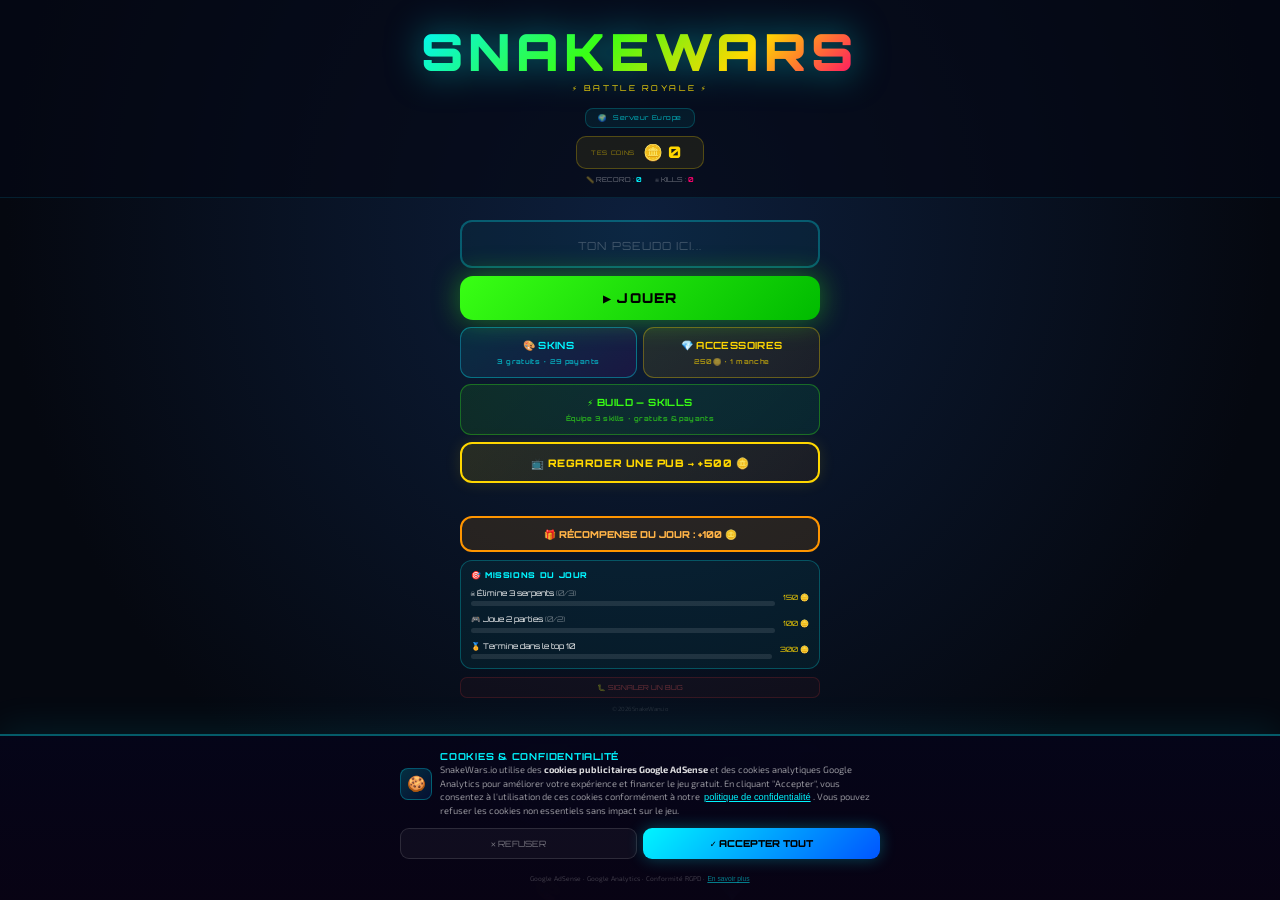
<file: index.html>
<!DOCTYPE html>
<html lang="fr">
<head>
<meta charset="UTF-8">
<link rel="manifest" href="./manifest.json">
<meta name="viewport" content="width=device-width,initial-scale=1,user-scalable=no">
<meta name="theme-color" content="#050810">

<!-- ═══ Favicon ═══ -->
<link rel="icon" type="image/png" href="favicon.png">
<link rel="apple-touch-icon" href="favicon.png">

<!-- ═══ PWA / Mobile optimisations ═══ -->
<meta name="apple-mobile-web-app-capable" content="yes">
<meta name="mobile-web-app-capable" content="yes">
<meta name="apple-mobile-web-app-status-bar-style" content="black-translucent">
<meta name="apple-mobile-web-app-title" content="SnakeWars">

<!-- ═══ Plateformes supportées ═══ -->
<!-- Navigateurs compatibles : Chrome, Firefox, Safari, Edge (Android, iOS, Windows, Mac) -->
<!-- Contrôles : Souris/tactile glissé (PC/Mobile) · Clavier AZERTY/QWERTY (PC) -->

<title>SnakeWars.io — Battle Royale Multijoueur Gratuit</title>
<meta name="description" content="SnakeWars.io — jeu de serpent Battle Royale multijoueur gratuit. 100 joueurs, skins, skills et classements. Sans inscription, 100% navigateur.">
<meta name="keywords" content="snake wars, jeu serpent multijoueur, snake battle royale, snakewars io, jeu serpent gratuit, snake io">
<meta name="author" content="Herve Caporale - hervecaporale17@gmail.com">
<meta name="robots" content="index, follow">
<link rel="canonical" href="https://snakewars26.github.io/">
<meta property="og:title" content="SnakeWars.io — Jeu de Serpent Battle Royale">
<meta property="og:description" content="Le jeu de serpent Battle Royale multijoueur ! Gratuit sur navigateur.">
<meta property="og:type" content="website">
<meta property="og:locale" content="fr_FR">
<meta property="og:site_name" content="SnakeWars.io">
<meta property="og:image" content="https://snakewars26.github.io/preview.png">
<meta property="og:url" content="https://snakewars26.github.io/">
<meta name="twitter:card" content="summary_large_image">
<meta name="twitter:title" content="SnakeWars.io — Jeu de Serpent Battle Royale">
<meta name="twitter:description" content="Le jeu de serpent Battle Royale multijoueur ! Gratuit sur navigateur.">
<meta name="twitter:image" content="https://snakewars26.github.io/preview.png">
<!-- Google AdSense -->
<meta name="google-adsense-account" content="ca-pub-5433648295830648">
<!-- AdSense chargé après consentement RGPD via initAds() uniquement — RGPD/ePrivacy compliant -->
<!-- ═══ Google Consent Mode v2 — CORRIGÉ ═══ -->
<script>
  window.dataLayer = window.dataLayer || [];
  function gtag(){dataLayer.push(arguments);}

  // 1. CONSENT DEFAULT — tout bloqué (RGPD)
  gtag('consent', 'default', {
    ad_storage:              'denied',
    ad_user_data:            'denied',
    ad_personalization:      'denied',
    analytics_storage:       'denied',   // RGPD/CNIL : mesure d'audience uniquement après consentement
    functionality_storage:   'denied',
    personalization_storage: 'denied',
    security_storage:        'granted',
    wait_for_update:         2000
  });
  gtag('set', 'ads_data_redaction', true);
  gtag('set', 'url_passthrough', true);

  // 2. VÉRIFIER LE CONSENTEMENT EXISTANT AVANT de charger GA4
  (function(){
    var _ck = localStorage.getItem('sw_ck');
    if(_ck === 'yes'){
      gtag('consent', 'update', {
        ad_storage:           'granted',
        ad_user_data:         'granted',
        ad_personalization:   'granted',
        analytics_storage:    'granted',
        functionality_storage:'granted',
        personalization_storage:'granted'
      });
    }
  })();
</script>

<!-- 3. CHARGER GA4 SEULEMENT APRÈS le consent check -->
<script async src="https://www.googletagmanager.com/gtag/js?id=G-TYFWEZKRJY"></script>
<script>
  gtag('js', new Date());
  gtag('config', 'G-TYFWEZKRJY', {
    send_page_view: true,
    cookie_flags: 'SameSite=None;Secure',
    cookie_expires: 63072000
  });
</script>
<!-- Ably Realtime SDK — chargé APRÈS GA4 -->
<script src="https://cdn.ably.com/lib/ably.min-2.js"></script>
<!-- AdSense chargé après consentement RGPD via initAds() — ne pas dupliquer ici -->
<link href="https://fonts.googleapis.com/css2?family=Orbitron:wght@700;900&family=Rajdhani:wght@600&family=Exo+2:wght@400;600&display=swap" rel="stylesheet">
<link rel="stylesheet" href="style.css?v=20261021">
<script type="application/ld+json">
{"@context":"https://schema.org","@type":"VideoGame","name":"SnakeWars.io","description":"Jeu de serpent Battle Royale multijoueur en ligne","url":"https://snakewars26.github.io/","genre":["Action","Battle Royale","Multijoueur","Arcade"],"gamePlatform":"Navigateur Web","applicationCategory":"Game","operatingSystem":"Any","offers":{"@type":"Offer","price":"0","priceCurrency":"EUR"},"author":{"@type":"Person","name":"Herve Caporale","email":"hervecaporale17@gmail.com"}}
</script>
</head>
<body>
<div class="grid-bg"></div>

<!-- ══════════ MENU ══════════ -->
<div class="screen active" id="menuScreen">

  <!-- ── EN-TÊTE : LOGO + COINS ── -->
  <div class="m-header">
    <h1 class="logo">SNAKEWARS</h1>
    <div class="logo-sub">⚡ BATTLE ROYALE ⚡</div>
    <!-- COINS affiché juste en dessous du logo -->
    <div id="serverBadge" style="margin-top:.4rem;display:flex;align-items:center;gap:.4rem;background:rgba(0,245,255,.06);border:1px solid rgba(0,245,255,.2);border-radius:8px;padding:.28rem .75rem;font-family:'Orbitron',monospace;font-size:.42rem;color:rgba(0,245,255,.7);letter-spacing:.08em;">
  <span id="serverFlag">🌍</span> <span id="serverLabel">Connexion...</span>
</div>
<div style="margin-top:.5rem;display:flex;align-items:center;gap:.5rem;background:rgba(255,215,0,.08);border:1px solid rgba(255,215,0,.25);border-radius:10px;padding:.35rem .9rem;">
      <div style="font-family:'Orbitron',monospace;font-size:.38rem;color:rgba(255,215,0,.55);letter-spacing:.1em;">TES COINS</div>
      <div style="font-family:'Orbitron',monospace;font-size:1rem;font-weight:900;color:#ffd700;">🪙 <span id="menuCoins">0</span></div>
      <div id="roundCost" style="font-family:'Orbitron',monospace;font-size:.36rem;color:#ffd700;"></div>
    </div>
    <!-- Stats record -->
    <div style="margin-top:.4rem;display:flex;gap:.8rem;justify-content:center;">
      <div style="font-family:'Orbitron',monospace;font-size:.42rem;color:rgba(255,255,255,.4);">
        📏 RECORD : <span id="sRec" style="color:#00f5ff;font-weight:700;">0</span>
      </div>
      <div style="font-family:'Orbitron',monospace;font-size:.42rem;color:rgba(255,255,255,.4);">
        ☠️ KILLS : <span id="sKills" style="color:#ff006e;font-weight:700;">0</span>
      </div>
    </div>
  </div>

  <!-- ── CENTRE : PSEUDO, JOUER, SKINS, ACCESSOIRES, PUB ── -->
  <div class="m-inner">

    <!-- PSEUDO + JOUER -->
    <input class="pseudo-input-main" id="mainPseudoInput" type="text" maxlength="16"
      placeholder="TON PSEUDO ICI..."
      onkeydown="if(event.key==='Enter')launchDirect()">
    <button class="play-main-btn" onclick="launchDirect()">▶ JOUER</button>

    <!-- SKINS + ACCESSOIRES -->
    <div class="g2">
      <button class="mb mb-skins" onclick="openSkins()">🎨 SKINS<br><span style="font-size:.42rem;opacity:.6">3 gratuits · 29 payants</span></button>
      <button class="mb mb-acc" onclick="openAccessories()">💎 ACCESSOIRES<br><span style="font-size:.42rem;opacity:.6">250🪙 · 1 manche</span></button>
      <button class="mb mb-build" onclick="openBuild()" style="grid-column:1/-1;">⚡ BUILD — SKILLS<br><span style="font-size:.42rem;opacity:.6">Équipe 3 skills · gratuits &amp; payants</span></button>
    </div>

    <!-- PUB RÉCOMPENSÉE -->
    <button onclick="watchRewardedAd()" ontouchstart="void(0)" style="width:100%;font-family:'Orbitron',monospace;font-size:.65rem;font-weight:900;padding:.7rem;border-radius:12px;cursor:pointer;border:2px solid #ffd700;background:linear-gradient(135deg,rgba(255,215,0,.12),rgba(255,136,0,.07));color:#ffd700;letter-spacing:.05em;box-shadow:0 0 16px rgba(255,215,0,.12);touch-action:manipulation;-webkit-tap-highlight-color:rgba(255,215,0,.15);">
      📺 REGARDER UNE PUB → +500 🪙
    </button>

    <!-- NOTIF REWARD -->
    <div id="adRewardNotif" style="width:100%;text-align:center;font-family:'Orbitron',monospace;font-size:.6rem;font-weight:700;color:#39ff14;height:1.2rem;opacity:0;transition:opacity .4s;pointer-events:none;"></div>

    <button class="bug-btn" onclick="reportBug()">🐛 SIGNALER UN BUG</button>
    <div style="font-size:.38rem;color:rgba(255,255,255,.12);text-align:center;">© 2026 SnakeWars.io</div>
  </div>

  <!-- ── CONTENU SEO SCROLLABLE ── -->
  <div class="menu-seo">

    <!-- Features grid -->
    <div class="feat-grid">
      <div class="feat"><div class="feat-icon">💀</div><div class="feat-title">100 JOUEURS</div><div class="feat-desc">Jusqu'à 100 participants — pas de respawn !</div></div>
      <div class="feat"><div class="feat-icon">⚔️</div><div class="feat-title">BATTLE ROYALE</div><div class="feat-desc">6 zones uniques — la zone rétrécit jusqu'au dernier</div></div>
      <div class="feat"><div class="feat-icon">🎨</div><div class="feat-title">32 SKINS</div><div class="feat-desc">3 gratuits + 17 premium + 12 pays (500🪙/manche)</div></div>
      <div class="feat"><div class="feat-icon">💎</div><div class="feat-title">20 ACCESSOIRES</div><div class="feat-desc">10 chapeaux, 5 écharpes, 5 traînées (250🪙)</div></div>
      <div class="feat"><div class="feat-icon">⚡</div><div class="feat-title">8 SKILLS</div><div class="feat-desc">4 gratuits + 4 payants — équipe un build de 3</div></div>
      <div class="feat"><div class="feat-icon">📺</div><div class="feat-title">COINS GRATUITS</div><div class="feat-desc">Regarde une pub pour gagner +500🪙</div></div>
    </div>

    <!-- Bannière pub -->
    <div style="margin:.6rem 0;text-align:center;min-height:50px;">
      <ins class="adsbygoogle"
        style="display:block"
        data-ad-client="ca-pub-5433648295830648"
        data-ad-slot="5101438658"
        data-ad-format="auto"
        data-full-width-responsive="true"></ins>
      <!-- push() appelé via initAds() après consentement RGPD uniquement -->
    </div>

    <!-- Navigation interne SEO -->
    <nav style="width:100%;padding:.5rem 0 .3rem;display:flex;flex-wrap:wrap;gap:.35rem;justify-content:center;" aria-label="Sections">
      <a href="#comment-jouer" style="font-size:.5rem;color:rgba(0,212,255,.7);text-decoration:none;background:rgba(0,212,255,.07);border:1px solid rgba(0,212,255,.18);border-radius:20px;padding:.25rem .6rem;">🐍 Jouer</a>
      <a href="#zones-map" style="font-size:.5rem;color:rgba(255,0,110,.7);text-decoration:none;background:rgba(255,0,110,.07);border:1px solid rgba(255,0,110,.18);border-radius:20px;padding:.25rem .6rem;">🗺️ Zones</a>
      <a href="#skills" style="font-size:.5rem;color:rgba(57,255,20,.7);text-decoration:none;background:rgba(57,255,20,.07);border:1px solid rgba(57,255,20,.18);border-radius:20px;padding:.25rem .6rem;">⚡ Skills</a>
      <a href="#skins" style="font-size:.5rem;color:rgba(255,215,0,.7);text-decoration:none;background:rgba(255,215,0,.07);border:1px solid rgba(255,215,0,.18);border-radius:20px;padding:.25rem .6rem;">🎨 Skins</a>
      <a href="#strategies" style="font-size:.5rem;color:rgba(57,255,20,.7);text-decoration:none;background:rgba(57,255,20,.07);border:1px solid rgba(57,255,20,.18);border-radius:20px;padding:.25rem .6rem;">🏆 Stratégies</a>
      <a href="#faq" style="font-size:.5rem;color:rgba(0,212,255,.7);text-decoration:none;background:rgba(0,212,255,.07);border:1px solid rgba(0,212,255,.18);border-radius:20px;padding:.25rem .6rem;">❓ FAQ</a>
      <a href="#coins" style="font-size:.5rem;color:rgba(255,215,0,.7);text-decoration:none;background:rgba(255,215,0,.07);border:1px solid rgba(255,215,0,.18);border-radius:20px;padding:.25rem .6rem;">🪙 Coins</a>
    </nav>

    <!-- Gameplay -->
    <div class="seo-blk" style="background:rgba(0,212,255,.04);border:1px solid rgba(0,212,255,.12);">
      <h2 id="comment-jouer">🐍 Comment jouer à SnakeWars.io ?</h2>
      <p>SnakeWars.io est un jeu de serpent Battle Royale jouable directement dans ton navigateur, sans installation ni inscription. Jusqu'à <strong>100 joueurs</strong> s'affrontent sur une carte qui rétrécit progressivement. Mange des orbes lumineux pour grandir, coupe la route de tes adversaires pour les éliminer. Reste dans la zone safe — le <strong>dernier serpent en vie</strong> gagne. Pas de respawn : chaque vie compte !</p>
      <p style="margin-top:.6rem;">Sur <strong>mobile</strong> : glisse sur l'écran pour diriger · bouton BOOST pour accélérer · boutons Skills au centre. Sur <strong>PC</strong> : souris pour diriger · clic gauche ou Espace = BOOST · A/Q · Z/W · E pour les skills.</p>
    </div>

    <!-- Pub in-article -->
    <ins class="adsbygoogle"
      style="display:block;text-align:center;margin:.5rem 0;"
      data-ad-layout="in-article"
      data-ad-format="fluid"
      data-ad-client="ca-pub-5433648295830648"
      data-ad-slot="5101438658"></ins>
    <!-- push() appelé via initAds() après consentement RGPD uniquement -->

    <!-- Les 6 zones -->
    <div class="seo-blk" style="background:rgba(255,0,110,.04);border:1px solid rgba(255,0,110,.12);">
      <h2 id="zones-map" style="color:#ff006e;">🗺️ Les 6 Zones de la Map</h2>
      <p>⚡ <strong style="color:#00f5ff;">ZONE TURBO</strong> — +40% de vitesse tant que tu y restes. Idéale pour fuir ou foncer.</p>
      <p style="margin-top:.45rem;">☠️ <strong style="color:#ff006e;">ZONE DANGER</strong> — Draine ton énergie progressivement. À éviter !</p>
      <p style="margin-top:.45rem;">🪙 <strong style="color:#ffd700;">ZONE COINS</strong> — Chaque orbe mangé rapporte +1 coin bonus. Parfaite pour farmer.</p>
      <p style="margin-top:.45rem;">👻 <strong style="color:#bf00ff;">ZONE FANTÔME</strong> — Tu deviens semi-transparent. Parfait pour tendre des embuscades.</p>
      <p style="margin-top:.45rem;">⭐ <strong style="color:#bf00ff;">ZONE XP</strong> — +5 XP par seconde. Zone centrale très convoitée — dangereuse mais rentable.</p>
      <p style="margin-top:.45rem;">💚 <strong style="color:#39ff14;">ZONE SOIN</strong> — Régénère +8 énergie toutes les 3s. Refuge stratégique en fin de partie.</p>
    </div>

    <!-- Les 8 skills -->
    <div class="seo-blk" style="background:rgba(0,255,100,.04);border:1px solid rgba(0,255,100,.12);">
      <h2 id="skills" style="color:#39ff14;">⚡ Les 8 Skills — Construis ton Build</h2>
      <p>🛡️ <span style="color:#00d4ff;font-weight:700;">BOUCLIER</span> <span style="color:rgba(255,255,255,.35);font-size:.65em;">(Gratuit · CD 15s)</span> — Invincible 3s. Traverse les ennemis sans mourir.</p>
      <p style="margin-top:.4rem;">🧲 <span style="color:#ffd700;font-weight:700;">AIMANT</span> <span style="color:rgba(255,255,255,.35);font-size:.65em;">(Gratuit · CD 20s)</span> — Attire tous les orbes proches pendant 5s.</p>
      <p style="margin-top:.4rem;">🚀 <span style="color:#ff8800;font-weight:700;">TURBO</span> <span style="color:rgba(255,255,255,.35);font-size:.65em;">(Gratuit · CD 18s)</span> — Vitesse x2 pendant 4s sans perdre de longueur.</p>
      <p style="margin-top:.4rem;">💣 <span style="color:#ff006e;font-weight:700;">BOMBE</span> <span style="color:rgba(255,255,255,.35);font-size:.65em;">(Gratuit · CD 30s)</span> — Élimine tous les ennemis dans un rayon de 200px.</p>
      <p style="margin-top:.4rem;">👻 <span style="color:#bf00ff;font-weight:700;">FANTÔME</span> <span style="color:rgba(255,255,255,.35);font-size:.65em;">(300🪙 · CD 25s)</span> — Traverse les murs et bords de map pendant 5s.</p>
      <p style="margin-top:.4rem;">⚡ <span style="color:#ffd700;font-weight:700;">SURCHARGE</span> <span style="color:rgba(255,255,255,.35);font-size:.65em;">(400🪙 · CD 40s)</span> — Score x2 pendant 10s.</p>
      <p style="margin-top:.4rem;">🌀 <span style="color:#00d4ff;font-weight:700;">TÉLÉPORT</span> <span style="color:rgba(255,255,255,.35);font-size:.65em;">(350🪙 · CD 22s)</span> — Propulsé 200px en avant instantanément.</p>
      <p style="margin-top:.4rem;">☠️ <span style="color:#39ff14;font-weight:700;">VIRUS</span> <span style="color:rgba(255,255,255,.35);font-size:.65em;">(450🪙 · CD 35s)</span> — Ralentit tous les ennemis proches pendant 5s.</p>
    </div>

    <!-- Skins & Accessoires -->
    <div class="seo-blk" style="background:rgba(255,215,0,.04);border:1px solid rgba(255,215,0,.12);">
      <h2 id="skins" style="color:#ffd700;">🎨 Skins &amp; Accessoires</h2>
      <p><strong>3 skins gratuits</strong> : <strong style="color:#00f5ff;">Néon</strong>, <strong style="color:#ff4400;">Feu</strong>, <strong style="color:#39ff14;">Vert</strong>.</p>
      <p style="margin-top:.45rem;"><strong>17 skins premium</strong> (500🪙/manche) : Or Brillant, Arc-en-ciel, Ombre Violette, Galaxy, Dragon, Cristal Glace, Toxic, Cyber, Sakura, Soleil Levant, Abyssal, Émeraude, Magma, Vague, Électrique, Prisme, Cosmique.</p>
      <p style="margin-top:.45rem;"><strong>12 skins pays</strong> (500🪙/manche) : 🇫🇷 France, 🇺🇸 USA, 🇬🇧 UK, 🇩🇪 Allemagne, 🇪🇸 Espagne, 🇧🇷 Brésil, 🇯🇵 Japon, 🇮🇹 Italie, 🇨🇦 Canada, 🇵🇹 Portugal, 🇲🇽 Mexique, 🇦🇷 Argentine.</p>
      <p style="margin-top:.45rem;"><strong>20 accessoires</strong> (250🪙/manche) — 10 chapeaux : 🎩🎉👑🤠🧙😈🔥⭐💀😇 · 5 écharpes · 5 traînées affichées derrière ton serpent.</p>
      <p style="margin-top:.45rem;color:rgba(255,255,255,.32);font-size:.62rem;">⚠️ Skins et accessoires coûtent des coins par manche. Les coins se gagnent en regardant des pubs. Sauvegardés dans le navigateur — vider le cache les efface.</p>
    </div>

    <!-- Stratégies -->
    <div class="seo-blk" style="background:rgba(57,255,20,.03);border:1px solid rgba(57,255,20,.1);">
      <h2 id="strategies" style="color:#39ff14;">🏆 Stratégies pour Gagner</h2>
      <p><strong>En début de partie</strong> — Farm tranquillement les orbes loin du centre. Évite les confrontations directes tant que tu es petit. La Zone Coins est idéale pour accumuler de la masse sans risque.</p>
      <p style="margin-top:.5rem;"><strong>En milieu de partie</strong> — Utilise le Boost pour couper la route des adversaires. Positionne-toi en bordure de zone safe pour piéger les joueurs qui fuient. Active ton skill Bouclier avant d'engager.</p>
      <p style="margin-top:.5rem;"><strong>En fin de partie</strong> — La Zone Soin est un avantage décisif quand il reste 5 joueurs. Garde ton skill Bombe ou Turbo pour le 1v1 final.</p>
      <p style="margin-top:.5rem;"><strong>Astuce pro</strong> — Le skill Téléport + Turbo en combo te permet de traverser toute la map en 2 secondes. Parfait pour échapper à la zone et prendre tout le monde par surprise.</p>
    </div>

    <!-- FAQ -->
    <div class="seo-blk" style="background:rgba(0,212,255,.03);border:1px solid rgba(0,212,255,.1);">
      <h2 id="faq" style="color:#00d4ff;">❓ Questions Fréquentes</h2>
      <p><strong style="color:#fff;">SnakeWars.io est-il gratuit ?</strong><br>Oui, 100% gratuit sur navigateur. Les coins s'obtiennent en regardant des publicités. Aucun achat obligatoire.</p>
      <p style="margin-top:.55rem;"><strong style="color:#fff;">Mes coins et skins sont-ils sauvegardés ?</strong><br>Sauvegardés dans le localStorage de ton navigateur. Vider le cache ou changer d'appareil les efface. Évite le mode navigation privée.</p>
      <p style="margin-top:.55rem;"><strong style="color:#fff;">Peut-on jouer sur mobile ?</strong><br>Oui ! Glisse sur l'écran pour diriger, boutons Skills et Boost intégrés. Installe-le comme app PWA pour une expérience plein écran.</p>
      <p style="margin-top:.55rem;"><strong style="color:#fff;">Combien de temps dure une partie ?</strong><br>Entre 2 et 5 minutes selon ta survie. La zone rétrécit rapidement, ce qui force les confrontations et accélère la fin de partie.</p>
    </div>

    <!-- Coins -->
    <div class="seo-blk" style="background:rgba(255,215,0,.03);border:1px solid rgba(255,215,0,.1);">
      <h2 id="coins" style="color:#ffd700;">🪙 Système de Coins &amp; Récompenses</h2>
      <p>Les coins permettent d'équiper des skins (500🪙/manche), des accessoires (250🪙/manche) et des skills payants (300–450🪙).</p>
      <p style="margin-top:.5rem;"><strong>Comment en gagner :</strong> Regarde une pub pour recevoir +500 coins instantanément. Plus tu joues, plus tu accumules.</p>
      <p style="margin-top:.5rem;"><strong>Exemple de progression :</strong> 3 pubs regardées = 1500🪙 = 1 skin payant pour 3 manches + 1 accessoire. Optimise ta combinaison skin/skill selon ton style de jeu.</p>
    </div>

    <!-- Pourquoi SnakeWars -->
    <div class="seo-blk" style="background:rgba(255,0,110,.03);border:1px solid rgba(255,0,110,.1);">
      <h2 style="color:#ff006e;">🐍 Pourquoi SnakeWars.io ?</h2>
      <p>SnakeWars.io réinvente le classique jeu de serpent en y intégrant les mécaniques du Battle Royale : zone qui rétrécit, 100 joueurs, pas de respawn, kills comptabilisés. Chaque partie est unique, intense, et se termine en moins de 5 minutes.</p>
      <p style="margin-top:.5rem;">Contrairement aux .io classiques, SnakeWars propose un vrai système de build avec 8 skills à combiner, des zones spéciales qui changent le gameplay, et une progression cosmétique complète — sans compte, sans inscription, directement dans le navigateur.</p>
    </div>

    <!-- Compatibilité -->
    <div class="seo-blk" style="background:rgba(255,255,255,.02);border:1px solid rgba(255,255,255,.07);">
      <h2 style="color:rgba(255,255,255,.35);">📱 Compatibilité</h2>
      <p style="color:rgba(255,255,255,.35);">✅ Android (Chrome, Firefox, Edge) · ✅ iOS (Safari, Chrome) · ✅ Windows · ✅ Mac — Aucun plugin requis, 100% navigateur.</p>
    </div>

  </div>

  <!-- ── PIED DE PAGE : LIENS LÉGAUX ── -->
  <div class="info-links">
    <button class="il" onclick="showScreen('privacyScreen')">🔒 POLITIQUE</button>
    <button class="il" onclick="showScreen('contactScreen')">CONTACT</button>
    <button class="il" onclick="showScreen('aboutScreen')">À PROPOS</button>
    <button class="il" onclick="showScreen('legalScreen')">MENTIONS LÉGALES</button>
    <button class="il" onclick="showScreen('cgvScreen')">📜 CGU</button>
  </div>

</div>

<!-- ══════════ GAME ══════════ -->
<div class="screen" id="gameScreen">
  <canvas id="gc"></canvas>
  <div class="hud">
    <div class="hud-tl">
      <div class="hbox">
        <div class="hv" id="hLen">0</div><div class="hl">SCORE</div>
      </div>
      <div class="hbox" style="border-color:rgba(255,0,110,.3);background:rgba(255,0,110,.06);">
        <div class="hv" id="hKills" style="color:#ff006e;">0</div><div class="hl">KILLS</div>
      </div>
    </div>
    <!-- Barre énergie cachée : conservée pour la logique interne -->
    <div style="display:none"><div class="energy-fill" id="energyBar" style="width:100%"></div></div>
    <div class="hud-tr" style="gap:.25rem;align-items:center;">
      <button id="musicBtn" onclick="toggleMusic()" style="background:rgba(0,0,0,0.55);border:1px solid rgba(255,255,255,0.15);color:white;font-size:0.55rem;width:28px;height:28px;border-radius:8px;cursor:pointer;display:flex;align-items:center;justify-content:center;padding:0;">🎵</button>
      <button id="sfxBtn" onclick="toggleSfx()" style="background:rgba(0,0,0,0.55);border:1px solid rgba(255,255,255,0.15);color:white;font-size:0.55rem;width:28px;height:28px;border-radius:8px;cursor:pointer;display:flex;align-items:center;justify-content:center;padding:0;">🔊</button>
      <button class="quit-btn" onclick="quitGame()" style="padding:.28rem .6rem;">✕</button>
    </div>
  </div>
  <!-- Bonus row : powerups actifs -->
  <div id="bonusRow" style="position:absolute;top:52px;left:50%;transform:translateX(-50%);display:flex;gap:5px;z-index:20;pointer-events:none;"></div>
  
  <div id="killFeed"></div>
  <!-- Leaderboard avec header cliquable -->
  <div id="lb"><div class="lb-t" id="lbHeader" onclick="toggleLeaderboard()" style="cursor:pointer;">▸ CLASSEMENT</div><div id="lbRows"></div><div id="lbExtra"></div></div>
  <div id="brHUD">
    <div class="br-info" id="brInfo">⬤ ZONE SÉCURISÉE</div>
    <div id="brCount">25 joueurs</div>
  </div>
  <div id="minimap"><canvas id="mmCvs" width="90" height="90"></canvas></div>
  <div id="notif"></div>
  <!-- BR Chrono HUD -->
  <div id="brChronoHUD" style="display:none;position:absolute;top:clamp(8px,2vw,12px);left:50%;transform:translateX(-50%);right:auto;background:rgba(5,8,20,.82);border:1px solid rgba(255,0,110,.3);border-radius:9px;padding:.28rem .6rem;text-align:center;pointer-events:none;z-index:36;" class="">
    <div style="display:flex;align-items:center;gap:.4rem;">
      <div style="font-family:'Orbitron',monospace;font-size:clamp(.52rem,2vw,.72rem);font-weight:900;" id="brChronoTime">0:00</div>
      <div style="font-family:'Orbitron',monospace;font-size:.52rem;font-weight:900;color:#ffd700;" id="hRank">#1</div>
    </div>
    <div style="font-family:'Orbitron',monospace;font-size:.35rem;color:rgba(255,255,255,.35);letter-spacing:.1em;">⚔️ <span id="brChronoAlive">0</span> VIVANTS</div>
  </div>


  <!-- Barre de contrôles mobile — skills + boost alignés -->
  <div class="controls-area" id="controlsArea">
    <!-- 3 skill buttons -->
    <div class="skill-btns-row" id="skillBtnsRow">
      <div class="skill-btn" id="skillBtn0" onclick="useSkill(0)">
        <div class="sk-icon" id="skillIcon0">🛡️</div>
        <div class="sk-cd" id="skillCd0">0</div>
        <div style="position:absolute;bottom:2px;left:50%;transform:translateX(-50%);font-size:.35rem;font-family:'Orbitron',monospace;color:rgba(255,255,255,.4);">A/Q</div>
      </div>
      <div class="skill-btn" id="skillBtn1" onclick="useSkill(1)">
        <div class="sk-icon" id="skillIcon1">🧲</div>
        <div class="sk-cd" id="skillCd1">0</div>
        <div style="position:absolute;bottom:2px;left:50%;transform:translateX(-50%);font-size:.35rem;font-family:'Orbitron',monospace;color:rgba(255,255,255,.4);">Z/W</div>
      </div>
      <div class="skill-btn" id="skillBtn2" onclick="useSkill(2)">
        <div class="sk-icon" id="skillIcon2">🚀</div>
        <div class="sk-cd" id="skillCd2">0</div>
        <div style="position:absolute;bottom:2px;left:50%;transform:translateX(-50%);font-size:.35rem;font-family:'Orbitron',monospace;color:rgba(255,255,255,.4);">E</div>
      </div>
    </div>
    <div class="ctrl-sep"></div>
    <!-- Boost -->
    <div class="boost-btn" id="boostBtn">
      <div style="font-size:1.4rem">⚡</div>
      BOOST
    </div>
    <div style="font-size:.48rem;color:rgba(255,255,255,.28);letter-spacing:.08em;text-align:center;line-height:1.7">
      GLISSE<br>POUR<br>DIRIGER
    </div>
  </div>
  <!-- Hint clavier PC (affiché 5s au démarrage) -->
  <div id="pcBoostHint">🖱️ Souris pour diriger · Clic gauche / Espace = BOOST · A/Z/E = Skills</div>
</div>

<!-- ══════════ DEATH ══════════ -->
<div class="screen" id="deathScreen">
  <div class="dt">MORT</div>
  <div class="dsub" id="dBy">ÉLIMINÉ</div>
  <div class="dstats">
    <div class="dbox"><div class="v" id="dLen">0</div><div class="l">SCORE</div></div>
    <div class="dbox"><div class="v" id="dKills">0</div><div class="l">KILLS</div></div>
    <div class="dbox"><div class="v" id="dRank">#?</div><div class="l">RANG</div></div>
  </div>
  <div id="dCoins" style="font-family:'Orbitron',monospace;font-size:.8rem;color:#ffd700;font-weight:900;margin:.3rem 0;min-height:1.2rem;"></div>
  <!-- Record personnel -->
  <div id="dRecord" style="font-family:'Orbitron',monospace;font-size:.52rem;color:rgba(255,215,0,.7);letter-spacing:.08em;min-height:1.1rem;"></div>
  <div class="dbtns">
    <button class="dbtn dbtn-green" onclick="replayGame()">📺 PUB + REJOUER +250🪙</button>
    <button class="dbtn dbtn-ghost" onclick="replayFree()">▶ REJOUER</button>
    <button class="dbtn dbtn-ghost" onclick="quitToMenu()">⬅ MENU</button>
  </div>
</div>

<!-- ══════════ BUILD SCREEN ══════════ -->
<div class="screen" id="buildScreen">
  <div class="build-inner">
    <!-- Header -->
    <div style="display:flex;align-items:center;justify-content:space-between;margin-bottom:.8rem;position:sticky;top:0;background:#050810;padding:.4rem 0;z-index:10;">
      <button onclick="showScreen('menuScreen')" style="background:rgba(255,255,255,.06);border:1px solid rgba(255,255,255,.15);color:rgba(255,255,255,.6);font-size:.6rem;padding:.35rem .8rem;border-radius:8px;cursor:pointer;font-family:'Orbitron',monospace;">← RETOUR</button>
      <div style="font-family:'Orbitron',monospace;font-size:.6rem;color:#39ff14;letter-spacing:.1em;">⚡ BUILD</div>
      <div style="font-family:'Orbitron',monospace;font-size:.8rem;color:#ffd700;">🪙 <span id="buildCoins">0</span></div>
    </div>

    <div class="build-title">CHOISIR TON BUILD</div>
    <div class="build-sub">SÉLECTIONNE 3 SKILLS À ÉQUIPER</div>

    <!-- Slots actifs -->
    <div class="build-slots-row" id="buildSlots">
      <div class="build-slot" id="bslot0"><span style="font-size:1.4rem;opacity:.3">?</span><span class="bs-label">SKILL 1</span></div>
      <div class="build-slot" id="bslot1"><span style="font-size:1.4rem;opacity:.3">?</span><span class="bs-label">SKILL 2</span></div>
      <div class="build-slot" id="bslot2"><span style="font-size:1.4rem;opacity:.3">?</span><span class="bs-label">SKILL 3</span></div>
    </div>

    <!-- Skills gratuits -->
    <div class="build-section-title" style="color:#39ff14;">🆓 SKILLS GRATUITS</div>
    <div class="build-grid" id="buildGridFree"></div>

    <!-- Skills payants -->
    <div class="build-section-title" style="color:#00d4ff;margin-top:.8rem;">💰 SKILLS PAYANTS</div>
    <div style="font-size:.5rem;color:rgba(255,255,255,.3);margin-bottom:.4rem;">Achetés avec des coins · perdus si cache effacé</div>
    <div class="build-grid" id="buildGridPaid"></div>

    <!-- Pub pour coins -->
    <button onclick="watchRewardedAd()" style="width:100%;margin-top:1rem;font-family:'Orbitron',monospace;font-size:.6rem;font-weight:700;padding:.65rem;border-radius:10px;cursor:pointer;border:1px solid rgba(255,215,0,.3);background:rgba(255,215,0,.07);color:#ffd700;">
      📺 REGARDER UNE PUB → +500 🪙
    </button>
  </div>
</div>

<!-- ══════════ SKINS ══════════ -->
<div class="screen overlay-screen" id="skinsScreen">
  <div class="ov-header">
    <div class="ov-title">🎨 SKINS</div>
    <div class="ov-coins">🪙 <span id="skCoins">0</span></div>
  </div>
  <div id="skRoundCost" style="font-family:'Orbitron',monospace;font-size:.42rem;text-align:center;margin-bottom:.4rem;"></div>
  <button onclick="watchRewardedAd();openSkins();" style="width:100%;max-width:400px;font-family:'Orbitron',monospace;font-size:.52rem;font-weight:700;padding:.42rem;border-radius:8px;cursor:pointer;border:1px solid rgba(255,215,0,.3);background:rgba(255,215,0,.07);color:#ffd700;margin-bottom:.4rem;">📺 Regarder une pub → +500 🪙</button>
  <div class="skins-grid" id="skinsGrid"></div>
  <button class="ov-close" onclick="closeOverlay('skinsScreen')">← RETOUR</button>
</div>

<!-- ══════════ ACCESSORIES ══════════ -->
<div class="screen overlay-screen" id="accessScreen">
  <div class="ov-header">
    <div class="ov-title">💎 ACCESSOIRES</div>
    <div class="ov-coins">🪙 <span id="accCoins">0</span></div>
  </div>
  <div id="accRoundCost" style="font-family:'Orbitron',monospace;font-size:.42rem;text-align:center;margin-bottom:.4rem;"></div>
  <button onclick="watchRewardedAd();openAccessories();" style="width:100%;max-width:400px;font-family:'Orbitron',monospace;font-size:.52rem;font-weight:700;padding:.42rem;border-radius:8px;cursor:pointer;border:1px solid rgba(255,215,0,.3);background:rgba(255,215,0,.07);color:#ffd700;margin-bottom:.4rem;">📺 Regarder une pub → +500 🪙</button>
  <div class="acc-grid" id="accGrid"></div>
  <button class="ov-close" onclick="closeOverlay('accessScreen')">← RETOUR</button>
</div>

<!-- ══════════ COUNTDOWN ══════════ -->
<div id="cd"><div class="cdn" id="cdN">3</div></div>

<!-- ══════════ LEGAL ══════════ -->
<div class="screen legal-sc" id="aboutScreen">
  <div class="leg-w">
    <div class="leg-t">🐍 À PROPOS</div>
    <div class="leg-b">
      <p>SnakeWars.io est un jeu de serpent Battle Royale jouable directement dans ton navigateur, sans installation ni inscription.</p>
      <h3>GAMEPLAY</h3>
      <p>Jusqu'à 100 joueurs s'affrontent sur une carte qui rétrécit progressivement (mode Battle Royale). Mange des orbes pour grandir, élimine tes adversaires en leur faisant toucher ton corps. Reste dans la zone safe — le dernier serpent en vie gagne. Pas de respawn : chaque vie compte !</p>
      <h3>LES 6 ZONES DE LA MAP</h3>
      <p>
        ⚡ <strong style="color:#00f5ff;">ZONE TURBO</strong> — +40% de vitesse tant que tu y restes. Idéale pour fuir ou foncer.<br>
        ☠️ <strong style="color:#ff006e;">ZONE DANGER</strong> — Draine ton énergie progressivement. À éviter !<br>
        🪙 <strong style="color:#ffd700;">ZONE COINS</strong> — Chaque orbe mangé rapporte +1 coin bonus. Parfaite pour farmer.<br>
        👻 <strong style="color:#bf00ff;">ZONE FANTÔME</strong> — Tu deviens semi-transparent. Parfait pour tendre des embuscades.<br>
        ⭐ <strong style="color:#bf00ff;">ZONE XP</strong> — +5 XP par seconde. Zone centrale très convoitée — dangereuse mais rentable.<br>
        💚 <strong style="color:#39ff14;">ZONE SOIN</strong> — Régénère +8 énergie toutes les 3s. Refuge stratégique en fin de partie.
      </p>
      <h3>LES 8 SKILLS</h3>
      <p>
        🛡️ <span style="color:#00d4ff;font-weight:700;">BOUCLIER</span> (Gratuit · CD 15s) — Invincible 3s. Traverse les ennemis sans mourir.<br>
        🧲 <span style="color:#ffd700;font-weight:700;">AIMANT</span> (Gratuit · CD 20s) — Attire tous les orbes proches pendant 5s.<br>
        🚀 <span style="color:#ff8800;font-weight:700;">TURBO</span> (Gratuit · CD 18s) — Vitesse x2 pendant 4s sans perdre de longueur.<br>
        💣 <span style="color:#ff006e;font-weight:700;">BOMBE</span> (Gratuit · CD 30s) — Élimine tous les ennemis dans 200px.<br>
        👻 <span style="color:#bf00ff;font-weight:700;">FANTÔME</span> (300🪙 · CD 25s) — Traverse les murs et bords de map pendant 5s.<br>
        ⚡ <span style="color:#ffd700;font-weight:700;">SURCHARGE</span> (400🪙 · CD 40s) — Score x2 pendant 10s.<br>
        🌀 <span style="color:#00d4ff;font-weight:700;">TÉLÉPORT</span> (350🪙 · CD 22s) — Propulsé 200px en avant instantanément.<br>
        ☠️ <span style="color:#39ff14;font-weight:700;">VIRUS</span> (450🪙 · CD 35s) — Ralentit tous les ennemis proches 5s.
      </p>
      <h3>CONTRÔLES PC (Souris &amp; Clavier)</h3>
      <p>
        🖱️ Souris — déplace la souris pour diriger ton serpent<br>
        🖱️ Clic gauche maintenu — BOOST (accélération, perd de la longueur)<br>
        ⌨️ Espace — BOOST (alternative clavier)<br>
        ⌨️ A / Q — Activer le Skill 1<br>
        ⌨️ Z / W — Activer le Skill 2<br>
        ⌨️ E — Activer le Skill 3
      </p>
      <h3>CONTRÔLES MOBILE (Tactile)</h3>
      <p>
        👆 Glisse sur l'écran — glisse ton doigt pour diriger ton serpent<br>
        ⚡ Bouton BOOST (bas à gauche) — maintiens pour accélérer<br>
        🛡️ Boutons Skills (bas, au centre) — appuie pour activer tes skills équipés
      </p>
      <h3>PLATEFORMES SUPPORTÉES</h3>
      <p>✅ Android (Chrome, Firefox, Edge) · ✅ iOS (Safari, Chrome) · ✅ Windows (Chrome, Firefox, Edge) · ✅ Mac (Safari, Chrome) · Aucun plugin requis — 100% navigateur.</p>
      <h3>ÂGE RECOMMANDÉ</h3>
      <p>Ce jeu est déconseillé aux enfants de moins de <strong>13 ans</strong> sans supervision parentale. Il ne contient pas de violence explicite ni de contenu adulte.</p>
      <h3>CRÉATEUR</h3>
      <p>Développé de manière indépendante par serpex-game26.<br>Contact : <a href="mailto:hervecaporale17@gmail.com" style="color:#00d4ff;">hervecaporale17@gmail.com</a></p>
      <h3>VERSION</h3>
      <p>SnakeWars.io v2.5 — Hébergé sur GitHub Pages. Dernière mise à jour : avril 2026.</p>
    </div>
    <button class="leg-back" onclick="showScreen('menuScreen')">← RETOUR</button>
  </div>
</div>

<div class="screen legal-sc" id="privacyScreen">
  <div class="leg-w">
    <div class="leg-t">🔒 POLITIQUE DE CONFIDENTIALITÉ</div>
    <div class="leg-b">
      <p><em>Dernière mise à jour : avril 2026</em></p>

      <h3>1. RESPONSABLE DU TRAITEMENT</h3>
      <p>SnakeWars.io — projet indépendant géré par serpex-game26.<br>
      Email : <a href="mailto:hervecaporale17@gmail.com" style="color:#00d4ff;">hervecaporale17@gmail.com</a></p>

      <h3>2. DONNÉES COLLECTÉES</h3>
      <p>SnakeWars.io ne collecte <strong>aucune donnée personnelle identifiable</strong> directement. Votre pseudo de jeu est enregistré uniquement en local sur votre appareil (localStorage) et n'est jamais transmis à nos serveurs.</p>
      <p>Les données stockées localement sont : pseudo, skin équipé, accessoires équipés. Elles restent sur votre appareil et peuvent être effacées en vidant le cache de votre navigateur.</p>

      <h3>3. PUBLICITÉS — GOOGLE ADSENSE</h3>
      <p>Ce site utilise <strong>Google AdSense</strong> (éditeur ID : ca-pub-5433648295830648) pour afficher des publicités. Google AdSense peut utiliser des cookies et technologies similaires pour personnaliser les annonces en fonction de vos visites sur ce site et d'autres sites web.</p>
      <p>Google, en tant que fournisseur tiers, utilise des cookies pour diffuser des annonces. L'utilisation du cookie DART par Google lui permet de diffuser des annonces à vos utilisateurs en fonction de leur visite sur votre site et d'autres sites sur Internet.</p>
      <p>Vous pouvez consulter la politique de confidentialité de Google ici :<br>
      <a href="https://policies.google.com/technologies/ads" target="_blank">https://policies.google.com/technologies/ads</a></p>
      <p>Vous pouvez désactiver la personnalisation des annonces ici :<br>
      <a href="https://www.google.com/settings/ads" target="_blank">https://www.google.com/settings/ads</a></p>
      <p>Pour en savoir plus sur le programme AdSense :<br>
      <a href="https://support.google.com/adsense" target="_blank">https://support.google.com/adsense</a></p>

      <h3>4. GOOGLE ANALYTICS</h3>
      <p>Ce site utilise <strong>Google Analytics</strong> (identifiant : G-TYFWEZKRJY) pour analyser le trafic de manière anonyme et agrégée (pages visitées, durée de session, appareil utilisé). Aucune donnée permettant de vous identifier personnellement n'est collectée via Analytics.</p>
      <p>Pour en savoir plus : <a href="https://policies.google.com/privacy" target="_blank">Politique de confidentialité Google</a></p>

      <h3>5. COOKIES</h3>
      <p>Ce site utilise les types de cookies suivants :</p>
      <p><strong>Cookies fonctionnels</strong> (nécessaires) : mémorisent votre consentement aux cookies, vos préférences de jeu.</p>
      <p><strong>Cookies publicitaires</strong> (si acceptés) : utilisés par Google AdSense pour personnaliser les annonces.</p>
      <p><strong>Cookies analytiques</strong> (si acceptés) : utilisés par Google Analytics pour mesurer l'audience.</p>
      <p>Vous pouvez refuser les cookies publicitaires et analytiques via le bandeau qui s'affiche lors de votre première visite, ou à tout moment via les paramètres de votre navigateur.</p>

      <h3>6. CONSENTEMENT — RGPD / DSGVO</h3>
      <p>Conformément au Règlement Général sur la Protection des Données (RGPD - UE 2016/679), vous avez le droit de :</p>
      <p>• Accéder à vos données · Les rectifier · Les supprimer · Vous opposer à leur traitement · Retirer votre consentement à tout moment</p>
      <p>Pour exercer ces droits : <a href="mailto:hervecaporale17@gmail.com" style="color:#00d4ff;">hervecaporale17@gmail.com</a></p>
      <p>Vous avez également le droit d'introduire une réclamation auprès de la CNIL (France) : <a href="https://www.cnil.fr" target="_blank">www.cnil.fr</a></p>

      <h3>7. ENFANTS (COPPA)</h3>
      <p>SnakeWars.io est déconseillé aux enfants de moins de 13 ans. Nous ne collectons pas sciemment de données personnelles auprès d'enfants de moins de 13 ans. Si vous êtes parent et pensez que votre enfant nous a fourni des informations, contactez-nous à <a href="mailto:hervecaporale17@gmail.com" style="color:#00d4ff;">hervecaporale17@gmail.com</a>.</p>

      <h3>8. HÉBERGEMENT</h3>
      <p>Ce site est hébergé par <strong>GitHub Pages</strong> (Microsoft Corporation, One Microsoft Way, Redmond, WA 98052, USA). GitHub peut collecter des données techniques de connexion (adresse IP, navigateur) conformément à sa propre politique de confidentialité : <a href="https://docs.github.com/fr/site-policy/privacy-policies/github-privacy-statement" target="_blank">Politique GitHub</a></p>

      <h3>9. MODIFICATIONS</h3>
      <p>Cette politique peut être mise à jour. La date de dernière modification est indiquée en haut de cette page. Nous vous encourageons à la consulter régulièrement.</p>
    </div>
    <button class="leg-back" onclick="showScreen('menuScreen')">← RETOUR</button>
  </div>
</div>

<div class="screen legal-sc" id="contactScreen">
  <div class="leg-w">
    <div class="leg-t">📬 NOUS CONTACTER</div>
    <div class="leg-b">
      <h3>EMAIL</h3>
      <p><a href="mailto:hervecaporale17@gmail.com" style="color:#00d4ff;">hervecaporale17@gmail.com</a></p>
      <p>Nous répondons sous <strong>48 heures ouvrées</strong>.</p>
      <h3>SIGNALER UN BUG</h3>
      <p>Décris précisément le problème rencontré, ton appareil (marque/modèle), ton navigateur et la version. Une capture d'écran est la bienvenue.</p>
      <h3>DROITS RGPD</h3>
      <p>Pour toute demande concernant vos données personnelles (accès, rectification, suppression), contactez-nous à l'adresse ci-dessus en précisant "RGPD" en objet.</p>
      <h3>PUBLICITÉS</h3>
      <p>Pour toute question relative aux publicités affichées sur ce site, vous pouvez également contacter Google directement via le lien "Pourquoi cette annonce ?" présent sur chaque publicité.</p>
    </div>
    <button class="leg-back" onclick="showScreen('menuScreen')">← RETOUR</button>
  </div>
</div>

<div class="screen legal-sc" id="cgvScreen">
  <div class="leg-w">
    <button class="leg-back" onclick="showScreen('menuScreen')">← RETOUR</button>
    <div class="leg-t">📜 CONDITIONS GÉNÉRALES</div>
    <div class="leg-b">
      <h3>1. Objet</h3>
      <p>Les présentes conditions générales d'utilisation régissent l'accès et l'utilisation du jeu SnakeWars.io. En accédant au jeu, vous acceptez ces conditions.</p>
      <h3>2. Accès au jeu</h3>
      <p>SnakeWars.io est un jeu gratuit accessible sans inscription. Les coins virtuels sont obtenus gratuitement en jeu ou via des publicités.</p>
      <h3>3. Règles de conduite</h3>
      <p>Les joueurs s'engagent à ne pas utiliser de pseudo offensant ou contraire à la loi. L'éditeur se réserve le droit de bannir tout joueur ne respectant pas ces règles.</p>
      <h3>4. Propriété intellectuelle</h3>
      <p>Le jeu SnakeWars.io, son code, ses graphismes et son contenu sont la propriété exclusive de leur auteur. Toute reproduction est interdite sans autorisation.</p>
      <h3>5. Responsabilité</h3>
      <p>SnakeWars.io est proposé sans garantie de disponibilité. L'éditeur ne peut être tenu responsable d'une interruption de service.</p>
      <h3>6. Monnaie virtuelle</h3>
      <p>Les coins sont une monnaie virtuelle sans valeur réelle, non échangeable contre de l'argent réel.</p>
      <h3>7. Droit applicable</h3>
      <p>Ces conditions sont soumises au droit français.</p>
      <p style="margin-top:1rem;color:rgba(255,255,255,.5);font-size:.62rem;">Contact : <a href="mailto:hervecaporale17@gmail.com" style="color:#00d4ff;">hervecaporale17@gmail.com</a></p>
    </div>
  </div>
</div>

<div class="screen legal-sc" id="legalScreen">
  <div class="leg-w">
    <div class="leg-t">⚖️ MENTIONS LÉGALES</div>
    <div class="leg-b">
      <h3>ÉDITEUR DU SITE</h3>
      <p><strong>SnakeWars.io</strong><br>
      Projet indépendant — développeur individuel<br>
      Email : <a href="mailto:hervecaporale17@gmail.com" style="color:#00d4ff;">hervecaporale17@gmail.com</a></p>

      <h3>DIRECTEUR DE PUBLICATION</h3>
      <p>serpex-game26 — <a href="mailto:hervecaporale17@gmail.com" style="color:#00d4ff;">hervecaporale17@gmail.com</a></p>

      <h3>HÉBERGEMENT</h3>
      <p><strong>GitHub Pages</strong><br>
      Microsoft Corporation<br>
      One Microsoft Way, Redmond, WA 98052, USA<br>
      <a href="https://pages.github.com" target="_blank">pages.github.com</a></p>

      <h3>PROPRIÉTÉ INTELLECTUELLE</h3>
      <p>L'ensemble du contenu de ce site (code source, graphismes, design, textes) est la propriété exclusive de l'éditeur ou fait l'objet d'une licence d'utilisation. Toute reproduction, représentation, modification ou exploitation non autorisée est strictement interdite.</p>

      <h3>RESPONSABILITÉ</h3>
      <p>L'éditeur s'efforce d'assurer la disponibilité et l'exactitude des informations présentes sur ce site, sans pouvoir en garantir l'exhaustivité. L'utilisation du site se fait sous la responsabilité de l'utilisateur.</p>

      <h3>LIENS EXTERNES</h3>
      <p>Ce site peut contenir des liens vers des sites tiers. L'éditeur n'est pas responsable du contenu de ces sites externes.</p>

      <h3>DROIT APPLICABLE</h3>
      <p>Les présentes mentions légales sont régies par le droit français. Tout litige relatif à l'utilisation de ce site sera soumis à la compétence exclusive des tribunaux français.</p>

      <h3>MÉDIATION</h3>
      <p>Conformément à l'article 14 du règlement européen n°524/2013, la Commission européenne met à disposition une plateforme de résolution en ligne des litiges : <a href="https://ec.europa.eu/consumers/odr" target="_blank">ec.europa.eu/consumers/odr</a></p>
    </div>
    <button class="leg-back" onclick="showScreen('menuScreen')">← RETOUR</button>
  </div>
</div>

<!-- ══════════ COOKIE ══════════ -->
<div id="ck">
  <div class="ck-in">
    <div class="ck-row">
      <div class="ck-ico">🍪</div>
      <div>
        <div class="ck-ti">COOKIES & CONFIDENTIALITÉ</div>
        <div class="ck-tx">
          SnakeWars.io utilise des <strong style="color:rgba(255,255,255,.85)">cookies publicitaires Google AdSense</strong> et des cookies analytiques Google Analytics pour améliorer votre expérience et financer le jeu gratuit.
          En cliquant "Accepter", vous consentez à l'utilisation de ces cookies conformément à notre
          <button onclick="showScreen('privacyScreen');hideCk()" style="background:none;border:none;color:#00f5ff;cursor:pointer;text-decoration:underline;font-size:.58rem;padding:0;margin:0 2px">politique de confidentialité</button>.
          Vous pouvez refuser les cookies non essentiels sans impact sur le jeu.
        </div>
      </div>
    </div>
    <div class="ck-btns">
      <button class="ck-no" onclick="refuseCk()">✕ REFUSER</button>
      <button class="ck-yes" onclick="acceptCk()">✓ ACCEPTER TOUT</button>
    </div>
    <div style="font-size:.42rem;color:rgba(255,255,255,.22);text-align:center;margin-top:.3rem">
      Google AdSense · Google Analytics · Conformité RGPD · 
      <button onclick="showScreen('privacyScreen');hideCk()" style="background:none;border:none;color:rgba(0,245,255,.5);cursor:pointer;text-decoration:underline;font-size:.42rem;padding:0">En savoir plus</button>
    </div>
  </div>
</div>

<script src="game.js?v=20261021"></script>

<script>
// ══ Service Worker — PWA ══
if('serviceWorker' in navigator) {
  window.addEventListener('load', () => {
    navigator.serviceWorker.register('./sw.js', {scope:'./'}).catch(() => {});
  });
}
</script>
<!-- ══════════ PWA INSTALL POPUP ══════════ -->
<div id="pwaInstallPopup" style="display:none;position:fixed;inset:0;z-index:999999;background:rgba(5,8,20,.88);backdrop-filter:blur(14px);align-items:center;justify-content:center;padding:1rem;">
  <div style="width:min(360px,94vw);background:linear-gradient(160deg,#0d1830,#050810);border:1px solid rgba(0,245,255,.3);border-radius:20px;padding:1.8rem 1.4rem;box-shadow:0 0 60px rgba(0,245,255,.12),0 0 120px rgba(57,255,20,.06);text-align:center;font-family:'Exo 2',sans-serif;color:#fff;position:relative;">
    <div style="width:64px;height:64px;margin:0 auto 1rem;border-radius:16px;background:linear-gradient(135deg,rgba(0,245,255,.18),rgba(57,255,20,.12));border:2px solid rgba(0,245,255,.35);display:flex;align-items:center;justify-content:center;font-size:2rem;box-shadow:0 0 24px rgba(0,245,255,.2);">🐍</div>
    <div style="font-family:'Orbitron',monospace;font-size:1.15rem;font-weight:900;background:linear-gradient(135deg,#00f5ff,#39ff14,#ffd700);-webkit-background-clip:text;-webkit-text-fill-color:transparent;background-clip:text;margin-bottom:.3rem;letter-spacing:.06em;">SNAKEWARS</div>
    <div style="font-size:.55rem;color:rgba(255,255,255,.3);letter-spacing:.3em;margin-bottom:1.1rem;">⚡ BATTLE ROYALE ⚡</div>
    <p style="font-size:.75rem;color:rgba(255,255,255,.72);line-height:1.7;margin-bottom:1.2rem;">Installe l'app sur ton écran d'accueil pour jouer <strong style="color:#39ff14;">instantanément</strong> sans navigateur !</p>
    <div style="background:rgba(57,255,20,.05);border:1px solid rgba(57,255,20,.15);border-radius:10px;padding:.7rem 1rem;margin-bottom:1.2rem;text-align:left;font-size:.7rem;color:rgba(255,255,255,.65);line-height:2;">
      ⚡ Lancement ultra-rapide<br>🎮 Interface plein écran<br>📴 Accès hors-ligne partiel<br>🏆 Notifications de récompenses
    </div>
    <button id="pwaInstallBtn" style="width:100%;padding:.85rem;border:none;border-radius:12px;background:linear-gradient(135deg,#39ff14,#00aa00);color:#000;font-family:'Orbitron',monospace;font-size:.78rem;font-weight:900;cursor:pointer;letter-spacing:.06em;box-shadow:0 0 22px rgba(57,255,20,.4);margin-bottom:.6rem;">📲 INSTALLER L'APPLICATION</button>
    <button id="pwaLaterBtn" style="width:100%;padding:.6rem;border:1px solid rgba(255,255,255,.1);border-radius:9px;background:transparent;color:rgba(255,255,255,.35);font-family:'Exo 2',sans-serif;font-size:.68rem;cursor:pointer;">Plus tard</button>
  </div>
</div>

<!-- PWA fallback button -->
<button id="btnInstall" style="display:none;position:fixed;bottom:80px;right:12px;z-index:9999;padding:8px 14px;border:none;border-radius:50px;background:rgba(5,8,20,0.92);border:1px solid rgba(0,245,255,0.4);color:#00f5ff;font-family:'Orbitron',monospace;font-weight:700;font-size:.55rem;box-shadow:0 0 12px rgba(0,245,255,0.2);cursor:pointer;letter-spacing:0.05em;" onclick="if(_deferredPrompt){_deferredPrompt.prompt();}else{const p=document.getElementById('pwaInstallPopup');if(p){p.style.cssText+=';display:flex!important;';}}">📲 APP</button>

<script>
let _deferredPrompt = null;
let _pwaShown = false;

function _pwaIsStandalone(){
  return window.matchMedia('(display-mode:standalone)').matches || navigator.standalone === true;
}
function _showPwaPopup(){
  if(_pwaShown || _pwaIsStandalone()) return;
  // Ne pas afficher si la partie est en cours
  const gameActive = document.getElementById('gameScreen')?.classList.contains('active');
  if(gameActive) { _pwaPopupPending = true; return; }
  const p = document.getElementById('pwaInstallPopup');
  if(p){ p.style.cssText += ';display:flex!important;'; _pwaShown = true; }
}
function _hidePwaPopup(){
  const p = document.getElementById('pwaInstallPopup');
  if(p) p.style.display = 'none';
  _pwaShown = false;
}

let _pwaPopupPending = false;

// Surveiller la fin de partie : réafficher le popup si en attente
const _pwaObserver = new MutationObserver(() => {
  const deathActive = document.getElementById('deathScreen')?.classList.contains('active');
  const menuActive  = document.getElementById('menuScreen')?.classList.contains('active');
  if((deathActive || menuActive) && _pwaPopupPending && !_pwaShown && !_pwaIsStandalone()){
    _pwaPopupPending = false;
    setTimeout(_showPwaPopup, 800);
  }
});
_pwaObserver.observe(document.body, { subtree:true, attributes:true, attributeFilter:['class'] });

window.addEventListener('beforeinstallprompt', e => {
  e.preventDefault();
  _deferredPrompt = e;
  const btn = document.getElementById('btnInstall');
  const inGame = document.getElementById('gameScreen')?.classList.contains('active');
  if(btn && !inGame) btn.style.display = 'block';
  if(!_pwaIsStandalone()) setTimeout(_showPwaPopup, 3500);
});

window.addEventListener('appinstalled', () => {
  _hidePwaPopup();
  _deferredPrompt = null;
  const btn = document.getElementById('btnInstall');
  if(btn) btn.style.display = 'none';
});

window.addEventListener('DOMContentLoaded', () => {
  // Cacher le bouton si déjà installé en standalone
  if(window.matchMedia('(display-mode: standalone)').matches || navigator.standalone) {
    const b = document.getElementById('btnInstall');
    if(b) b.style.display = 'none';
  }
  document.getElementById('pwaLaterBtn')?.addEventListener('click', _hidePwaPopup);
  const installBtn = document.getElementById('pwaInstallBtn');
  if(installBtn){
    installBtn.addEventListener('click', async () => {
      if(_deferredPrompt){
        _hidePwaPopup();
        _deferredPrompt.prompt();
        await _deferredPrompt.userChoice;
        _deferredPrompt = null;
        document.getElementById('btnInstall').style.display = 'none';
      } else {
        _hidePwaPopup();
        const isIOS = /iPhone|iPad|iPod/i.test(navigator.userAgent);
        if(isIOS) alert('Sur iOS : appuie sur Partager puis \'Sur l\'écran d\'accueil\'');
        else alert('Pour installer :\n1. Appuie sur ⋮ (3 points en haut à droite)\n2. Sélectionne \'Ajouter à l\'écran d\'accueil\'\n3. Confirme');
      }
    });
  }
  // Masquer le bouton install pendant la partie
  // Patch showScreen pour gérer PWA install btn et popup
  const _origShowScreen = window.showScreen;
  window.showScreen = function(id){
    if(typeof _origShowScreen === 'function') _origShowScreen(id);
    const btn = document.getElementById('btnInstall');
    if(btn) btn.style.display = (id === 'gameScreen') ? 'none' : (_deferredPrompt ? 'block' : 'none');
    // Si on quitte la partie et popup en attente
    if((id === 'deathScreen' || id === 'menuScreen') && _pwaPopupPending && !_pwaShown && !_pwaIsStandalone()){
      _pwaPopupPending = false;
      setTimeout(_showPwaPopup, 800);
    }
    // Cacher popup si on entre en jeu
    if(id === 'gameScreen'){
      const p = document.getElementById('pwaInstallPopup');
      if(p && p.style.display !== 'none'){ p.style.display='none'; _pwaShown=false; _pwaPopupPending=true; }
    }
  };

  // Afficher popup PWA après 4s si pas installé et pas en jeu
  setTimeout(() => {
    if(!window.matchMedia('(display-mode: standalone)').matches && !navigator.standalone) {
      const gameActive = document.getElementById('gameScreen')?.classList.contains('active');
      if(!gameActive && !_pwaShown) _showPwaPopup();
    }
  }, 4000);
});
</script>


<!-- ═══ FOOTER SEO — liens découvrables par Google ═══ -->
<footer id="siteFooter" style="position:fixed;bottom:0;left:0;width:100%;z-index:1;
  background:rgba(5,8,20,0.85);border-top:1px solid rgba(0,212,255,0.08);
  padding:0.35rem 1rem;text-align:center;pointer-events:auto;">
  <nav aria-label="Liens du site" style="display:flex;flex-wrap:wrap;justify-content:center;gap:0.4rem 1rem;">
    <a href="about.html"       style="font-family:'Orbitron',monospace;font-size:0.48rem;color:rgba(0,212,255,0.5);text-decoration:none;letter-spacing:0.08em;">À PROPOS</a>
    <a href="how-to-play.html" style="font-family:'Orbitron',monospace;font-size:0.48rem;color:rgba(0,212,255,0.5);text-decoration:none;letter-spacing:0.08em;">GUIDE</a>
    <a href="contact.html"     style="font-family:'Orbitron',monospace;font-size:0.48rem;color:rgba(0,212,255,0.5);text-decoration:none;letter-spacing:0.08em;">CONTACT</a>
    <a href="privacy.html"     style="font-family:'Orbitron',monospace;font-size:0.48rem;color:rgba(0,212,255,0.5);text-decoration:none;letter-spacing:0.08em;">CONFIDENTIALITÉ</a>
    <a href="terms.html"       style="font-family:'Orbitron',monospace;font-size:0.48rem;color:rgba(0,212,255,0.5);text-decoration:none;letter-spacing:0.08em;">CGU</a>
  </nav>
</footer>

<!-- ═══ NOSCRIPT — contenu visible sans JS pour Google ═══ -->
<noscript>
<div style="max-width:700px;margin:2rem auto;padding:2rem;font-family:sans-serif;color:#fff;background:#050810;">
  <h1 style="font-size:1.5rem;margin-bottom:1rem;">SnakeWars.io — Jeu de Serpent Battle Royale Multijoueur</h1>
  <p style="line-height:1.8;margin-bottom:1rem;">
    SnakeWars.io est un jeu de serpent Battle Royale multijoueur gratuit, jouable directement dans votre navigateur sans inscription ni installation.
    Affrontez jusqu'à 100 joueurs en temps réel, grandissez en mangeant des orbes, éliminez vos adversaires et survivez pour remporter la victoire.
    Compatible PC, mobile et tablette. Disponible en français.
  </p>
  <p style="margin-bottom:1rem;"><strong>JavaScript est requis pour jouer.</strong> Veuillez activer JavaScript dans votre navigateur.</p>
  <nav style="display:flex;gap:1rem;flex-wrap:wrap;">
    <a href="about.html"       style="color:#00d4ff;">À propos</a>
    <a href="how-to-play.html" style="color:#00d4ff;">Comment jouer</a>
    <a href="contact.html"     style="color:#00d4ff;">Contact</a>
    <a href="privacy.html"     style="color:#00d4ff;">Politique de confidentialité</a>
    <a href="terms.html"       style="color:#00d4ff;">CGU</a>
  </nav>
</div>
</noscript>

</body>
</html>
</file>
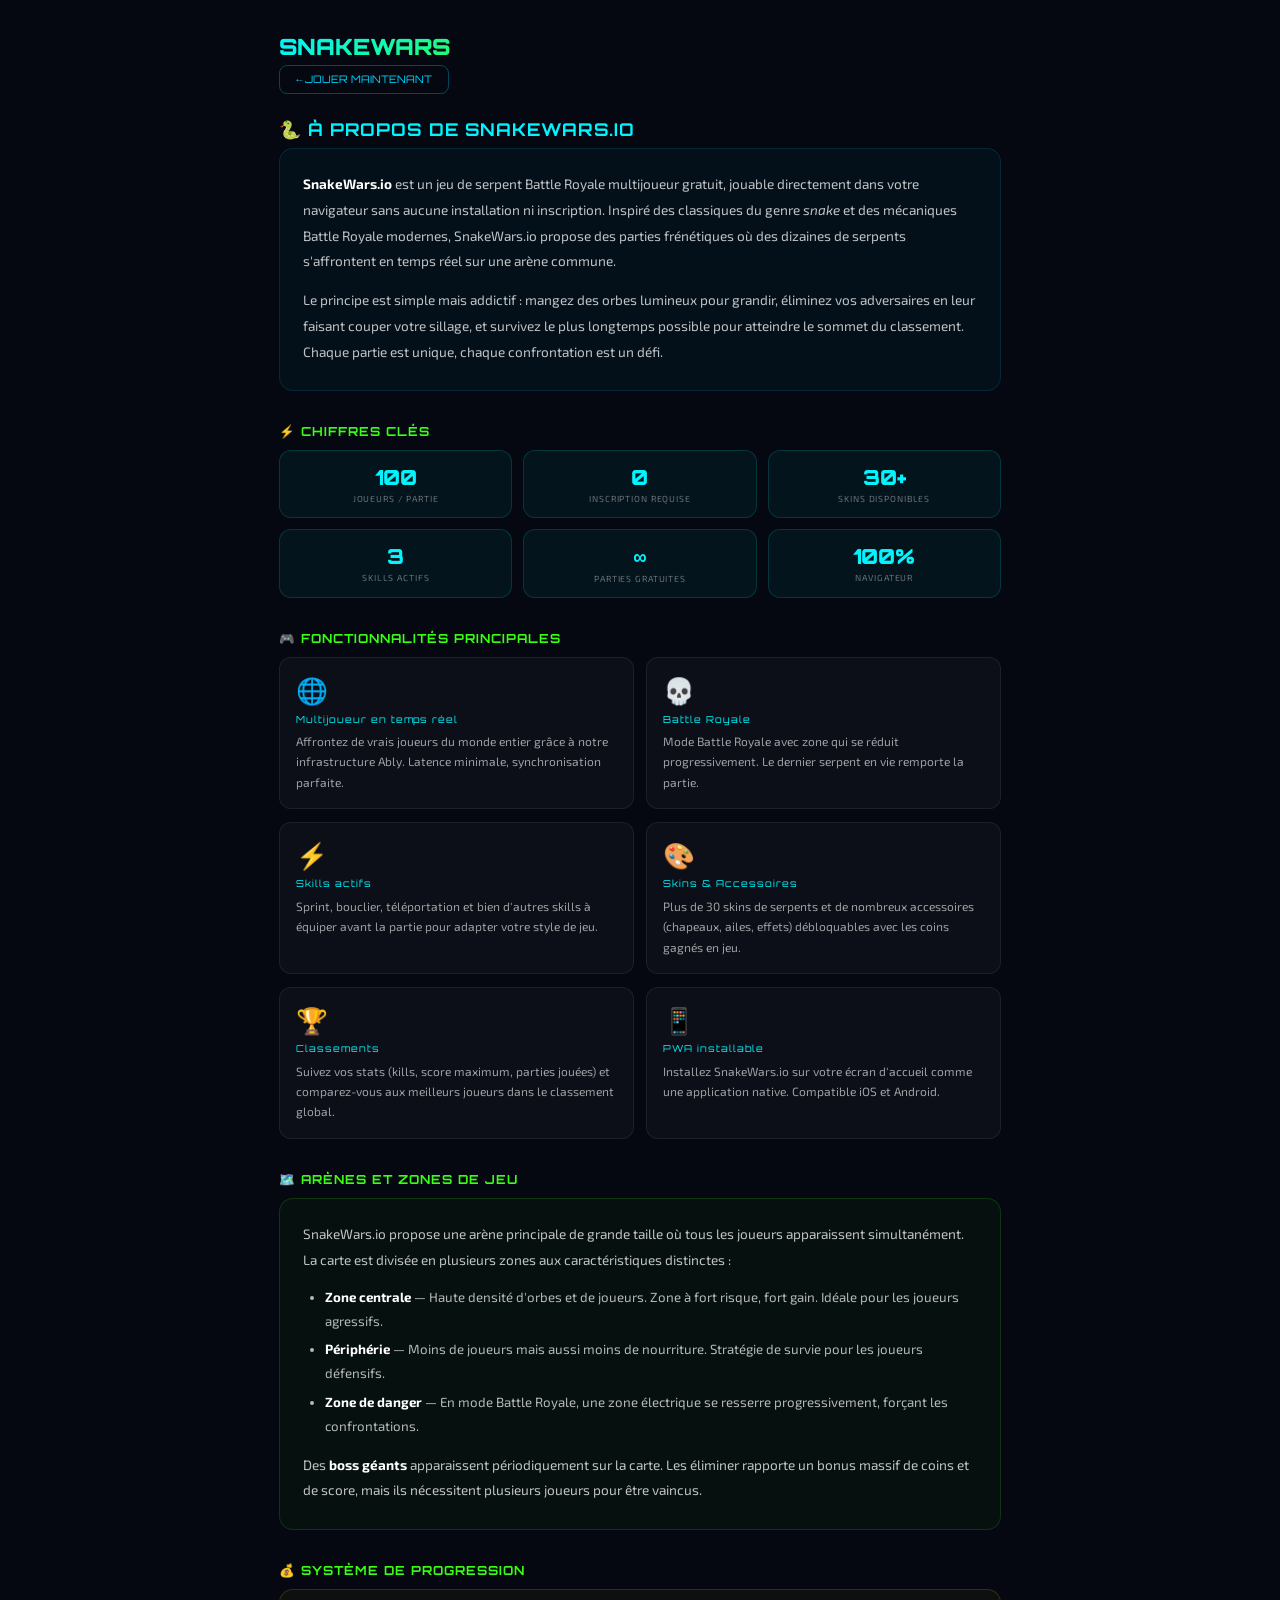
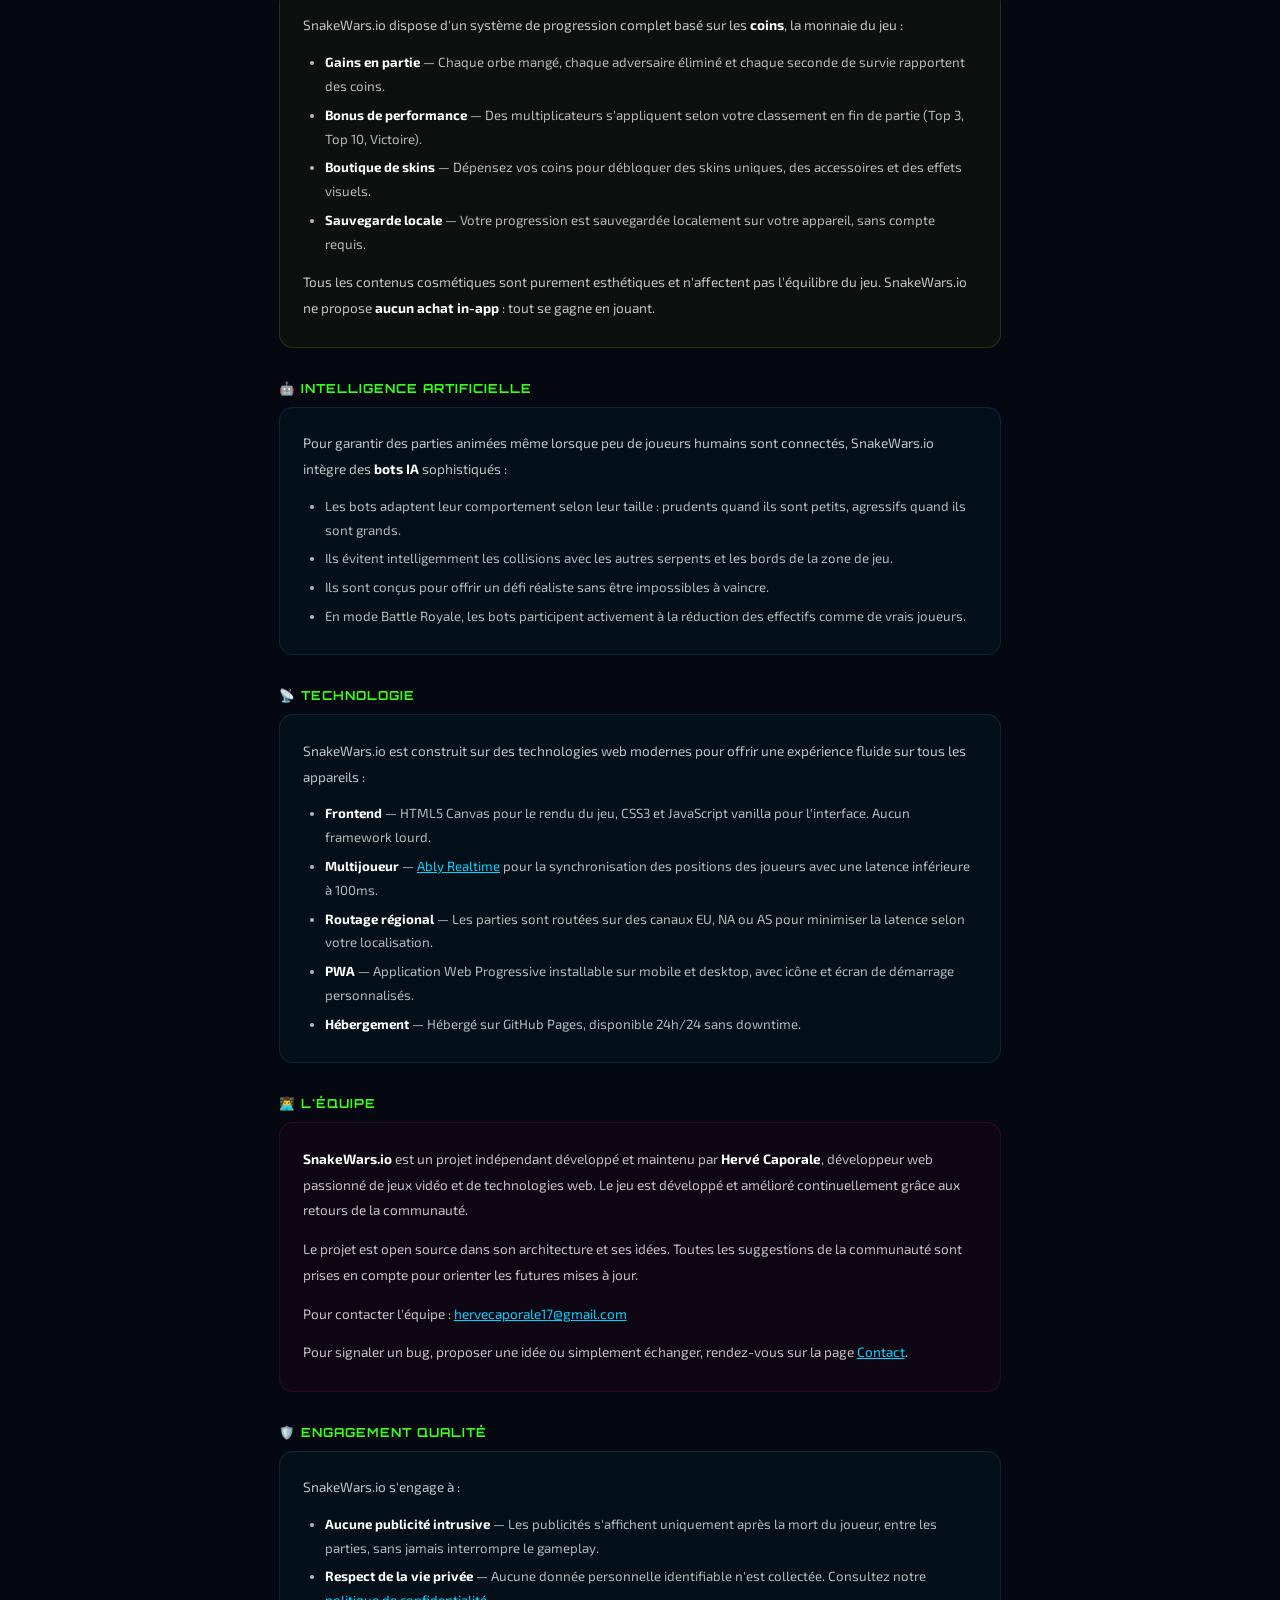
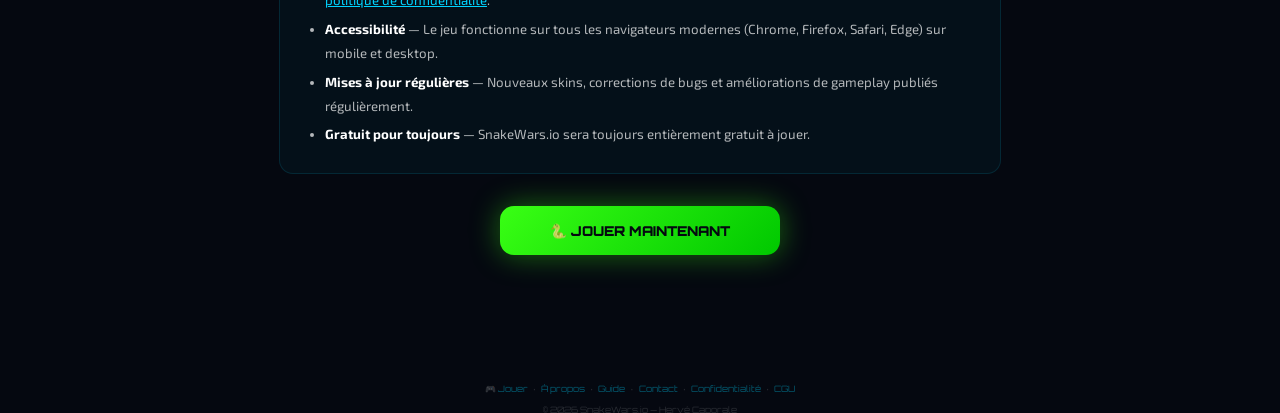
<file: about.html>
<!DOCTYPE html>
<html lang="fr">
<head>
<meta charset="UTF-8">
<meta name="viewport" content="width=device-width, initial-scale=1.0">
<title>À propos de SnakeWars.io — Jeu Serpent Battle Royale Multijoueur</title>
<meta name="description" content="Découvrez SnakeWars.io : jeu de serpent Battle Royale multijoueur gratuit, 100% navigateur. Skins, skills, classements et parties jusqu'à 100 joueurs en temps réel.">
<meta name="keywords" content="snakewars, jeu serpent, battle royale, multijoueur, navigateur, gratuit, snake io, skins, skills">
<meta name="robots" content="index, follow">
<link rel="canonical" href="https://snakewars26.github.io/about.html">
<link rel="icon" type="image/png" href="favicon.png">
<meta property="og:title" content="À propos de SnakeWars.io — Battle Royale Serpent">
<meta property="og:description" content="SnakeWars.io : jeu de serpent Battle Royale multijoueur gratuit, 100% navigateur, sans inscription.">
<meta property="og:type" content="website">
<meta property="og:url" content="https://snakewars26.github.io/about.html">
<link href="https://fonts.googleapis.com/css2?family=Orbitron:wght@700;900&family=Exo+2:wght@400;600&display=swap" rel="stylesheet">
<!-- Google Consent Mode v2 -->
<script>
  window.dataLayer = window.dataLayer || [];
  function gtag(){dataLayer.push(arguments);}
  gtag('consent', 'default', {
    ad_storage: 'denied', ad_user_data: 'denied',
    ad_personalization: 'denied', analytics_storage: 'denied',
    security_storage: 'granted', wait_for_update: 2000
  });
  gtag('set', 'ads_data_redaction', true);
  gtag('set', 'url_passthrough', true);
</script>
<script async src="https://www.googletagmanager.com/gtag/js?id=G-TYFWEZKRJY"></script>
<script>
  window.dataLayer = window.dataLayer || [];
  function gtag(){dataLayer.push(arguments);}
  gtag('js', new Date());
  gtag('config', 'G-TYFWEZKRJY', { anonymize_ip: true });
</script>
<meta name="google-adsense-account" content="ca-pub-5433648295830648">
<script async src="https://pagead2.googlesyndication.com/pagead/js/adsbygoogle.js?client=ca-pub-5433648295830648" crossorigin="anonymous"></script>
<style>
  * { margin:0; padding:0; box-sizing:border-box; }
  body { background:#050810; color:#fff; font-family:'Exo 2',sans-serif; min-height:100vh; }
  .page { max-width:760px; margin:0 auto; padding:2rem 1.2rem 5rem; }
  .logo { font-family:'Orbitron',monospace; font-size:1.4rem; font-weight:900;
    background:linear-gradient(135deg,#00f5ff 0%,#39ff14 45%,#ffd700 75%,#ff006e 100%);
    -webkit-background-clip:text; -webkit-text-fill-color:transparent; background-clip:text;
    margin-bottom:0.3rem; }
  .back { display:inline-block; font-family:'Orbitron',monospace; font-size:0.65rem;
    color:#00d4ff; text-decoration:none; border:1px solid rgba(0,212,255,0.3);
    padding:0.4rem 1rem; border-radius:8px; margin-bottom:1.5rem; }
  .back:hover { background:rgba(0,212,255,0.08); }
  h1 { font-family:'Orbitron',monospace; font-size:1.1rem; color:#00f5ff;
    margin-bottom:0.5rem; letter-spacing:0.05em; }
  h2 { font-family:'Orbitron',monospace; font-size:0.78rem; color:#39ff14;
    margin:2rem 0 0.7rem; letter-spacing:0.08em; text-transform:uppercase; }
  h3 { font-family:'Orbitron',monospace; font-size:0.65rem; color:#ffd700;
    margin:1.2rem 0 0.4rem; letter-spacing:0.06em; }
  p { font-size:0.85rem; color:rgba(255,255,255,0.75); line-height:1.9; margin-bottom:0.8rem; }
  ul, ol { padding-left:1.4rem; margin-bottom:0.8rem; }
  li { font-size:0.83rem; color:rgba(255,255,255,0.7); line-height:1.8; margin-bottom:0.3rem; }
  a { color:#00d4ff; }
  strong { color:#fff; }
  .section { background:rgba(0,212,255,0.04); border:1px solid rgba(0,212,255,0.12);
    border-radius:14px; padding:1.4rem 1.4rem 0.8rem; margin-bottom:1.2rem; }
  .section-green { background:rgba(57,255,20,0.04); border-color:rgba(57,255,20,0.15); }
  .section-gold { background:rgba(255,215,0,0.04); border-color:rgba(255,215,0,0.15); }
  .section-red { background:rgba(255,0,110,0.04); border-color:rgba(255,0,110,0.15); }
  .feature-grid { display:grid; grid-template-columns:1fr 1fr; gap:0.8rem; margin-bottom:1rem; }
  @media(max-width:480px){ .feature-grid { grid-template-columns:1fr; } }
  .feature-card { background:rgba(255,255,255,0.03); border:1px solid rgba(255,255,255,0.07);
    border-radius:12px; padding:1rem; }
  .feature-icon { font-size:1.6rem; margin-bottom:0.4rem; }
  .feature-title { font-family:'Orbitron',monospace; font-size:0.6rem; color:#00f5ff;
    letter-spacing:0.1em; margin-bottom:0.4rem; }
  .feature-desc { font-size:0.75rem; color:rgba(255,255,255,0.6); line-height:1.7; }
  .stat-grid { display:grid; grid-template-columns:repeat(3,1fr); gap:0.7rem; margin-bottom:1rem; }
  @media(max-width:400px){ .stat-grid { grid-template-columns:1fr 1fr; } }
  .stat-card { background:rgba(0,245,255,0.05); border:1px solid rgba(0,245,255,0.15);
    border-radius:12px; padding:0.8rem; text-align:center; }
  .stat-num { font-family:'Orbitron',monospace; font-size:1.3rem; font-weight:900; color:#00f5ff; }
  .stat-label { font-size:0.55rem; color:rgba(255,255,255,0.4); margin-top:0.2rem; letter-spacing:0.1em; }
  .cta { display:block; text-align:center; font-family:'Orbitron',monospace; font-size:0.85rem;
    font-weight:900; padding:1rem 2rem; border-radius:14px; text-decoration:none;
    background:linear-gradient(135deg,#39ff14,#00c800); color:#050810;
    box-shadow:0 0 30px rgba(57,255,20,0.4); margin:2rem auto 0; max-width:280px; }
  footer { text-align:center; margin-top:3rem; font-size:0.55rem;
    color:rgba(255,255,255,0.15); font-family:'Orbitron',monospace; }
  footer a { color:rgba(0,212,255,0.4); text-decoration:none; }
  footer a:hover { color:#00d4ff; }
</style>
</head>
<body>
<div class="page">

  <div class="logo">SNAKEWARS</div>
  <a class="back" href="index.html">← JOUER MAINTENANT</a>

  <h1>🐍 À PROPOS DE SNAKEWARS.IO</h1>

  <div class="section">
    <p><strong>SnakeWars.io</strong> est un jeu de serpent Battle Royale multijoueur gratuit, jouable directement dans votre navigateur sans aucune installation ni inscription. Inspiré des classiques du genre <em>snake</em> et des mécaniques Battle Royale modernes, SnakeWars.io propose des parties frénétiques où des dizaines de serpents s'affrontent en temps réel sur une arène commune.</p>
    <p>Le principe est simple mais addictif : mangez des orbes lumineux pour grandir, éliminez vos adversaires en leur faisant couper votre sillage, et survivez le plus longtemps possible pour atteindre le sommet du classement. Chaque partie est unique, chaque confrontation est un défi.</p>
  </div>

  <h2>⚡ Chiffres clés</h2>
  <div class="stat-grid">
    <div class="stat-card"><div class="stat-num">100</div><div class="stat-label">JOUEURS / PARTIE</div></div>
    <div class="stat-card"><div class="stat-num">0</div><div class="stat-label">INSCRIPTION REQUISE</div></div>
    <div class="stat-card"><div class="stat-num">30+</div><div class="stat-label">SKINS DISPONIBLES</div></div>
    <div class="stat-card"><div class="stat-num">3</div><div class="stat-label">SKILLS ACTIFS</div></div>
    <div class="stat-card"><div class="stat-num">∞</div><div class="stat-label">PARTIES GRATUITES</div></div>
    <div class="stat-card"><div class="stat-num">100%</div><div class="stat-label">NAVIGATEUR</div></div>
  </div>

  <h2>🎮 Fonctionnalités principales</h2>
  <div class="feature-grid">
    <div class="feature-card">
      <div class="feature-icon">🌐</div>
      <div class="feature-title">Multijoueur en temps réel</div>
      <div class="feature-desc">Affrontez de vrais joueurs du monde entier grâce à notre infrastructure Ably. Latence minimale, synchronisation parfaite.</div>
    </div>
    <div class="feature-card">
      <div class="feature-icon">💀</div>
      <div class="feature-title">Battle Royale</div>
      <div class="feature-desc">Mode Battle Royale avec zone qui se réduit progressivement. Le dernier serpent en vie remporte la partie.</div>
    </div>
    <div class="feature-card">
      <div class="feature-icon">⚡</div>
      <div class="feature-title">Skills actifs</div>
      <div class="feature-desc">Sprint, bouclier, téléportation et bien d'autres skills à équiper avant la partie pour adapter votre style de jeu.</div>
    </div>
    <div class="feature-card">
      <div class="feature-icon">🎨</div>
      <div class="feature-title">Skins & Accessoires</div>
      <div class="feature-desc">Plus de 30 skins de serpents et de nombreux accessoires (chapeaux, ailes, effets) débloquables avec les coins gagnés en jeu.</div>
    </div>
    <div class="feature-card">
      <div class="feature-icon">🏆</div>
      <div class="feature-title">Classements</div>
      <div class="feature-desc">Suivez vos stats (kills, score maximum, parties jouées) et comparez-vous aux meilleurs joueurs dans le classement global.</div>
    </div>
    <div class="feature-card">
      <div class="feature-icon">📱</div>
      <div class="feature-title">PWA installable</div>
      <div class="feature-desc">Installez SnakeWars.io sur votre écran d'accueil comme une application native. Compatible iOS et Android.</div>
    </div>
  </div>

  <h2>🗺️ Arènes et zones de jeu</h2>
  <div class="section section-green">
    <p>SnakeWars.io propose une arène principale de grande taille où tous les joueurs apparaissent simultanément. La carte est divisée en plusieurs zones aux caractéristiques distinctes :</p>
    <ul>
      <li><strong>Zone centrale</strong> — Haute densité d'orbes et de joueurs. Zone à fort risque, fort gain. Idéale pour les joueurs agressifs.</li>
      <li><strong>Périphérie</strong> — Moins de joueurs mais aussi moins de nourriture. Stratégie de survie pour les joueurs défensifs.</li>
      <li><strong>Zone de danger</strong> — En mode Battle Royale, une zone électrique se resserre progressivement, forçant les confrontations.</li>
    </ul>
    <p>Des <strong>boss géants</strong> apparaissent périodiquement sur la carte. Les éliminer rapporte un bonus massif de coins et de score, mais ils nécessitent plusieurs joueurs pour être vaincus.</p>
  </div>

  <h2>💰 Système de progression</h2>
  <div class="section section-gold">
    <p>SnakeWars.io dispose d'un système de progression complet basé sur les <strong>coins</strong>, la monnaie du jeu :</p>
    <ul>
      <li><strong>Gains en partie</strong> — Chaque orbe mangé, chaque adversaire éliminé et chaque seconde de survie rapportent des coins.</li>
      <li><strong>Bonus de performance</strong> — Des multiplicateurs s'appliquent selon votre classement en fin de partie (Top 3, Top 10, Victoire).</li>
      <li><strong>Boutique de skins</strong> — Dépensez vos coins pour débloquer des skins uniques, des accessoires et des effets visuels.</li>
      <li><strong>Sauvegarde locale</strong> — Votre progression est sauvegardée localement sur votre appareil, sans compte requis.</li>
    </ul>
    <p>Tous les contenus cosmétiques sont purement esthétiques et n'affectent pas l'équilibre du jeu. SnakeWars.io ne propose <strong>aucun achat in-app</strong> : tout se gagne en jouant.</p>
  </div>

  <h2>🤖 Intelligence artificielle</h2>
  <div class="section">
    <p>Pour garantir des parties animées même lorsque peu de joueurs humains sont connectés, SnakeWars.io intègre des <strong>bots IA</strong> sophistiqués :</p>
    <ul>
      <li>Les bots adaptent leur comportement selon leur taille : prudents quand ils sont petits, agressifs quand ils sont grands.</li>
      <li>Ils évitent intelligemment les collisions avec les autres serpents et les bords de la zone de jeu.</li>
      <li>Ils sont conçus pour offrir un défi réaliste sans être impossibles à vaincre.</li>
      <li>En mode Battle Royale, les bots participent activement à la réduction des effectifs comme de vrais joueurs.</li>
    </ul>
  </div>

  <h2>📡 Technologie</h2>
  <div class="section">
    <p>SnakeWars.io est construit sur des technologies web modernes pour offrir une expérience fluide sur tous les appareils :</p>
    <ul>
      <li><strong>Frontend</strong> — HTML5 Canvas pour le rendu du jeu, CSS3 et JavaScript vanilla pour l'interface. Aucun framework lourd.</li>
      <li><strong>Multijoueur</strong> — <a href="https://ably.com" target="_blank">Ably Realtime</a> pour la synchronisation des positions des joueurs avec une latence inférieure à 100ms.</li>
      <li><strong>Routage régional</strong> — Les parties sont routées sur des canaux EU, NA ou AS pour minimiser la latence selon votre localisation.</li>
      <li><strong>PWA</strong> — Application Web Progressive installable sur mobile et desktop, avec icône et écran de démarrage personnalisés.</li>
      <li><strong>Hébergement</strong> — Hébergé sur GitHub Pages, disponible 24h/24 sans downtime.</li>
    </ul>
  </div>

  <h2>👨‍💻 L'équipe</h2>
  <div class="section section-red">
    <p><strong>SnakeWars.io</strong> est un projet indépendant développé et maintenu par <strong>Hervé Caporale</strong>, développeur web passionné de jeux vidéo et de technologies web. Le jeu est développé et amélioré continuellement grâce aux retours de la communauté.</p>
    <p>Le projet est open source dans son architecture et ses idées. Toutes les suggestions de la communauté sont prises en compte pour orienter les futures mises à jour.</p>
    <p>Pour contacter l'équipe : <a href="mailto:hervecaporale17@gmail.com">hervecaporale17@gmail.com</a></p>
    <p>Pour signaler un bug, proposer une idée ou simplement échanger, rendez-vous sur la page <a href="contact.html">Contact</a>.</p>
  </div>

  <h2>🛡️ Engagement qualité</h2>
  <div class="section">
    <p>SnakeWars.io s'engage à :</p>
    <ul>
      <li><strong>Aucune publicité intrusive</strong> — Les publicités s'affichent uniquement après la mort du joueur, entre les parties, sans jamais interrompre le gameplay.</li>
      <li><strong>Respect de la vie privée</strong> — Aucune donnée personnelle identifiable n'est collectée. Consultez notre <a href="privacy.html">politique de confidentialité</a>.</li>
      <li><strong>Accessibilité</strong> — Le jeu fonctionne sur tous les navigateurs modernes (Chrome, Firefox, Safari, Edge) sur mobile et desktop.</li>
      <li><strong>Mises à jour régulières</strong> — Nouveaux skins, corrections de bugs et améliorations de gameplay publiés régulièrement.</li>
      <li><strong>Gratuit pour toujours</strong> — SnakeWars.io sera toujours entièrement gratuit à jouer.</li>
    </ul>
  </div>

  <a class="cta" href="index.html">🐍 JOUER MAINTENANT</a>

</div>

<footer>
  <div style="margin-bottom:0.6rem;">
    <a href="index.html">🎮 Jouer</a> &nbsp;·&nbsp;
    <a href="about.html">À propos</a> &nbsp;·&nbsp;
    <a href="how-to-play.html">Guide</a> &nbsp;·&nbsp;
    <a href="contact.html">Contact</a> &nbsp;·&nbsp;
    <a href="privacy.html">Confidentialité</a> &nbsp;·&nbsp;
    <a href="terms.html">CGU</a>
  </div>
  <div>© 2026 SnakeWars.io — Hervé Caporale</div>
</footer>

</div>
</body>
</html>
</file>
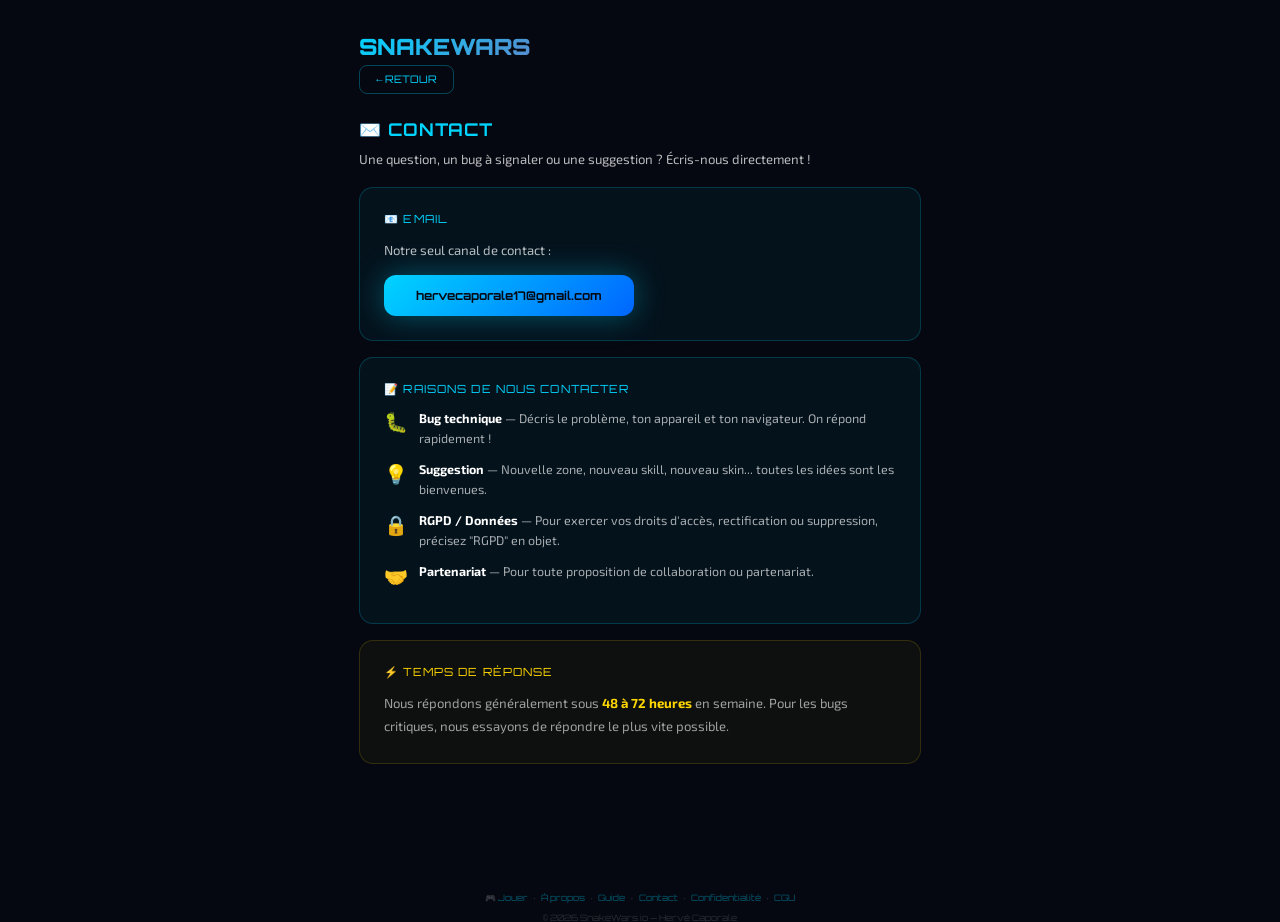
<file: contact.html>
<!DOCTYPE html>
<html lang="fr">
<head>
<meta charset="UTF-8">
<meta name="viewport" content="width=device-width, initial-scale=1.0">
<title>Contact — SnakeWars.io</title>
<meta name="description" content="Contactez l'équipe SnakeWars.io — signaler un bug, poser une question ou nous écrire.">
<meta name="robots" content="index, follow">
<link rel="canonical" href="https://snakewars26.github.io/contact.html">
<link rel="icon" type="image/png" href="favicon.png">
<link href="https://fonts.googleapis.com/css2?family=Orbitron:wght@700;900&family=Exo+2:wght@400;600&display=swap" rel="stylesheet">
<script>
  window.dataLayer = window.dataLayer || [];
  function gtag(){dataLayer.push(arguments);}
  gtag('consent', 'default', {
    ad_storage: 'denied', ad_user_data: 'denied',
    ad_personalization: 'denied', analytics_storage: 'denied',
    security_storage: 'granted', wait_for_update: 2000
  });
  gtag('set', 'ads_data_redaction', true);
  gtag('set', 'url_passthrough', true);
</script>
<script async src="https://www.googletagmanager.com/gtag/js?id=G-9Q04XKXKD2"></script>
<script>
  window.dataLayer = window.dataLayer || [];
  function gtag(){dataLayer.push(arguments);}
  gtag('js', new Date());
  gtag('config', 'G-9Q04XKXKD2', { anonymize_ip: true });
</script>
<meta name="google-adsense-account" content="ca-pub-5433648295830648">
<script async src="https://pagead2.googlesyndication.com/pagead/js/adsbygoogle.js?client=ca-pub-5433648295830648" crossorigin="anonymous"></script>
<style>
  * { margin:0; padding:0; box-sizing:border-box; }
  body { background:#050810; color:#fff; font-family:'Exo 2',sans-serif; min-height:100vh; }
  .page { max-width:600px; margin:0 auto; padding:2rem 1.2rem 4rem; }
  .logo { font-family:'Orbitron',monospace; font-size:1.4rem; font-weight:900;
    background:linear-gradient(135deg,#00d4ff,#ff006e); -webkit-background-clip:text;
    -webkit-text-fill-color:transparent; margin-bottom:0.3rem; }
  .back { display:inline-block; font-family:'Orbitron',monospace; font-size:0.65rem;
    color:#00d4ff; text-decoration:none; border:1px solid rgba(0,212,255,0.3);
    padding:0.4rem 1rem; border-radius:8px; margin-bottom:1.5rem; }
  .back:hover { background:rgba(0,212,255,0.08); }
  h1 { font-family:'Orbitron',monospace; font-size:1.1rem; color:#00d4ff;
    margin-bottom:0.5rem; letter-spacing:0.05em; }
  p { font-size:0.82rem; color:rgba(255,255,255,0.72); line-height:1.8; margin-bottom:1rem; }
  a { color:#00d4ff; }
  .card { background:rgba(0,212,255,0.05); border:1px solid rgba(0,212,255,0.2);
    border-radius:14px; padding:1.5rem; margin-bottom:1rem; }
  .card-title { font-family:'Orbitron',monospace; font-size:0.7rem; color:#00d4ff;
    letter-spacing:0.1em; margin-bottom:0.8rem; text-transform:uppercase; }
  .email-btn { display:inline-block; font-family:'Orbitron',monospace; font-size:0.75rem;
    font-weight:700; padding:0.8rem 2rem; border-radius:12px; text-decoration:none;
    background:linear-gradient(135deg,#00d4ff,#0066ff); color:#050810;
    box-shadow:0 0 30px rgba(0,212,255,0.35); transition:transform 0.15s; margin-top:0.5rem; }
  .email-btn:hover { transform:scale(1.03); }
  .reason { display:flex; align-items:flex-start; gap:0.7rem; margin-bottom:0.7rem; }
  .reason-icon { font-size:1.2rem; flex-shrink:0; margin-top:0.1rem; }
  .reason-text { font-size:0.78rem; color:rgba(255,255,255,0.65); line-height:1.6; }
  .reason-text strong { color:#fff; }
  footer { text-align:center; margin-top:3rem; font-size:0.55rem;
    color:rgba(255,255,255,0.15); font-family:'Orbitron',monospace; }
  footer a { color:rgba(0,212,255,0.4); text-decoration:none; }
  footer a:hover { color:#00d4ff; }
</style>
</head>
<body>
<div class="page">

  <div class="logo">SNAKEWARS</div>
  <a class="back" href="index.html">← RETOUR</a>

  <h1>✉️ CONTACT</h1>
  <p>Une question, un bug à signaler ou une suggestion ? Écris-nous directement !</p>

  <div class="card">
    <div class="card-title">📧 Email</div>
    <p style="margin-bottom:0.3rem;">Notre seul canal de contact :</p>
    <a class="email-btn" href="mailto:hervecaporale17@gmail.com">hervecaporale17@gmail.com</a>
  </div>

  <div class="card">
    <div class="card-title">📝 Raisons de nous contacter</div>
    <div class="reason">
      <div class="reason-icon">🐛</div>
      <div class="reason-text"><strong>Bug technique</strong> — Décris le problème, ton appareil et ton navigateur. On répond rapidement !</div>
    </div>
    <div class="reason">
      <div class="reason-icon">💡</div>
      <div class="reason-text"><strong>Suggestion</strong> — Nouvelle zone, nouveau skill, nouveau skin... toutes les idées sont les bienvenues.</div>
    </div>
    <div class="reason">
      <div class="reason-icon">🔒</div>
      <div class="reason-text"><strong>RGPD / Données</strong> — Pour exercer vos droits d'accès, rectification ou suppression, précisez "RGPD" en objet.</div>
    </div>
    <div class="reason">
      <div class="reason-icon">🤝</div>
      <div class="reason-text"><strong>Partenariat</strong> — Pour toute proposition de collaboration ou partenariat.</div>
    </div>
  </div>

  <div class="card" style="background:rgba(255,215,0,0.04);border-color:rgba(255,215,0,0.15);">
    <div class="card-title" style="color:#ffd700;">⚡ Temps de réponse</div>
    <p style="margin:0;color:rgba(255,255,255,0.6);">Nous répondons généralement sous <strong style="color:#ffd700;">48 à 72 heures</strong> en semaine. Pour les bugs critiques, nous essayons de répondre le plus vite possible.</p>
  </div>

</div>

<footer>
  <div style="margin-bottom:0.5rem;">
    <a href="index.html">🎮 Jouer</a> &nbsp;·&nbsp;
    <a href="about.html">À propos</a> &nbsp;·&nbsp;
    <a href="how-to-play.html">Guide</a> &nbsp;·&nbsp;
    <a href="contact.html">Contact</a> &nbsp;·&nbsp;
    <a href="privacy.html">Confidentialité</a> &nbsp;·&nbsp;
    <a href="terms.html">CGU</a>
  </div>
  <div>© 2026 SnakeWars.io — Hervé Caporale</div>
</footer>

</body>
</html>
</file>
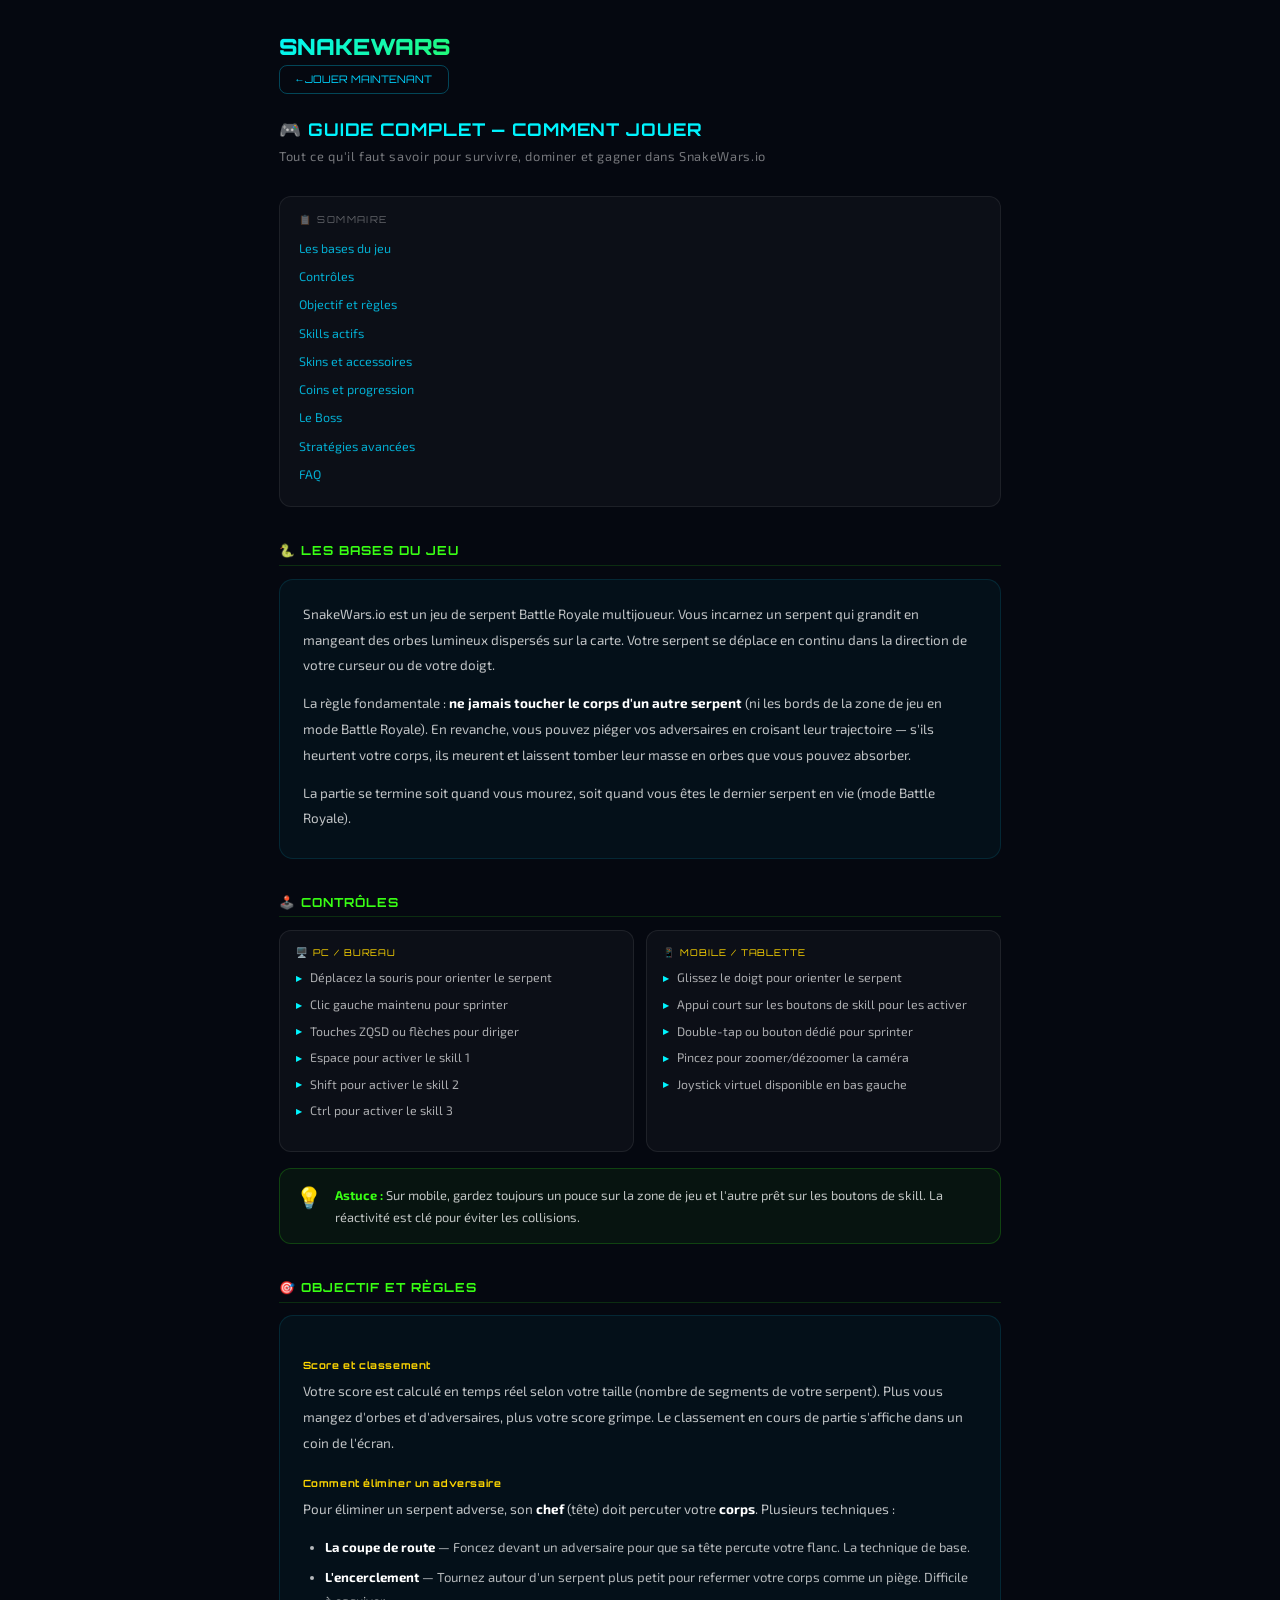
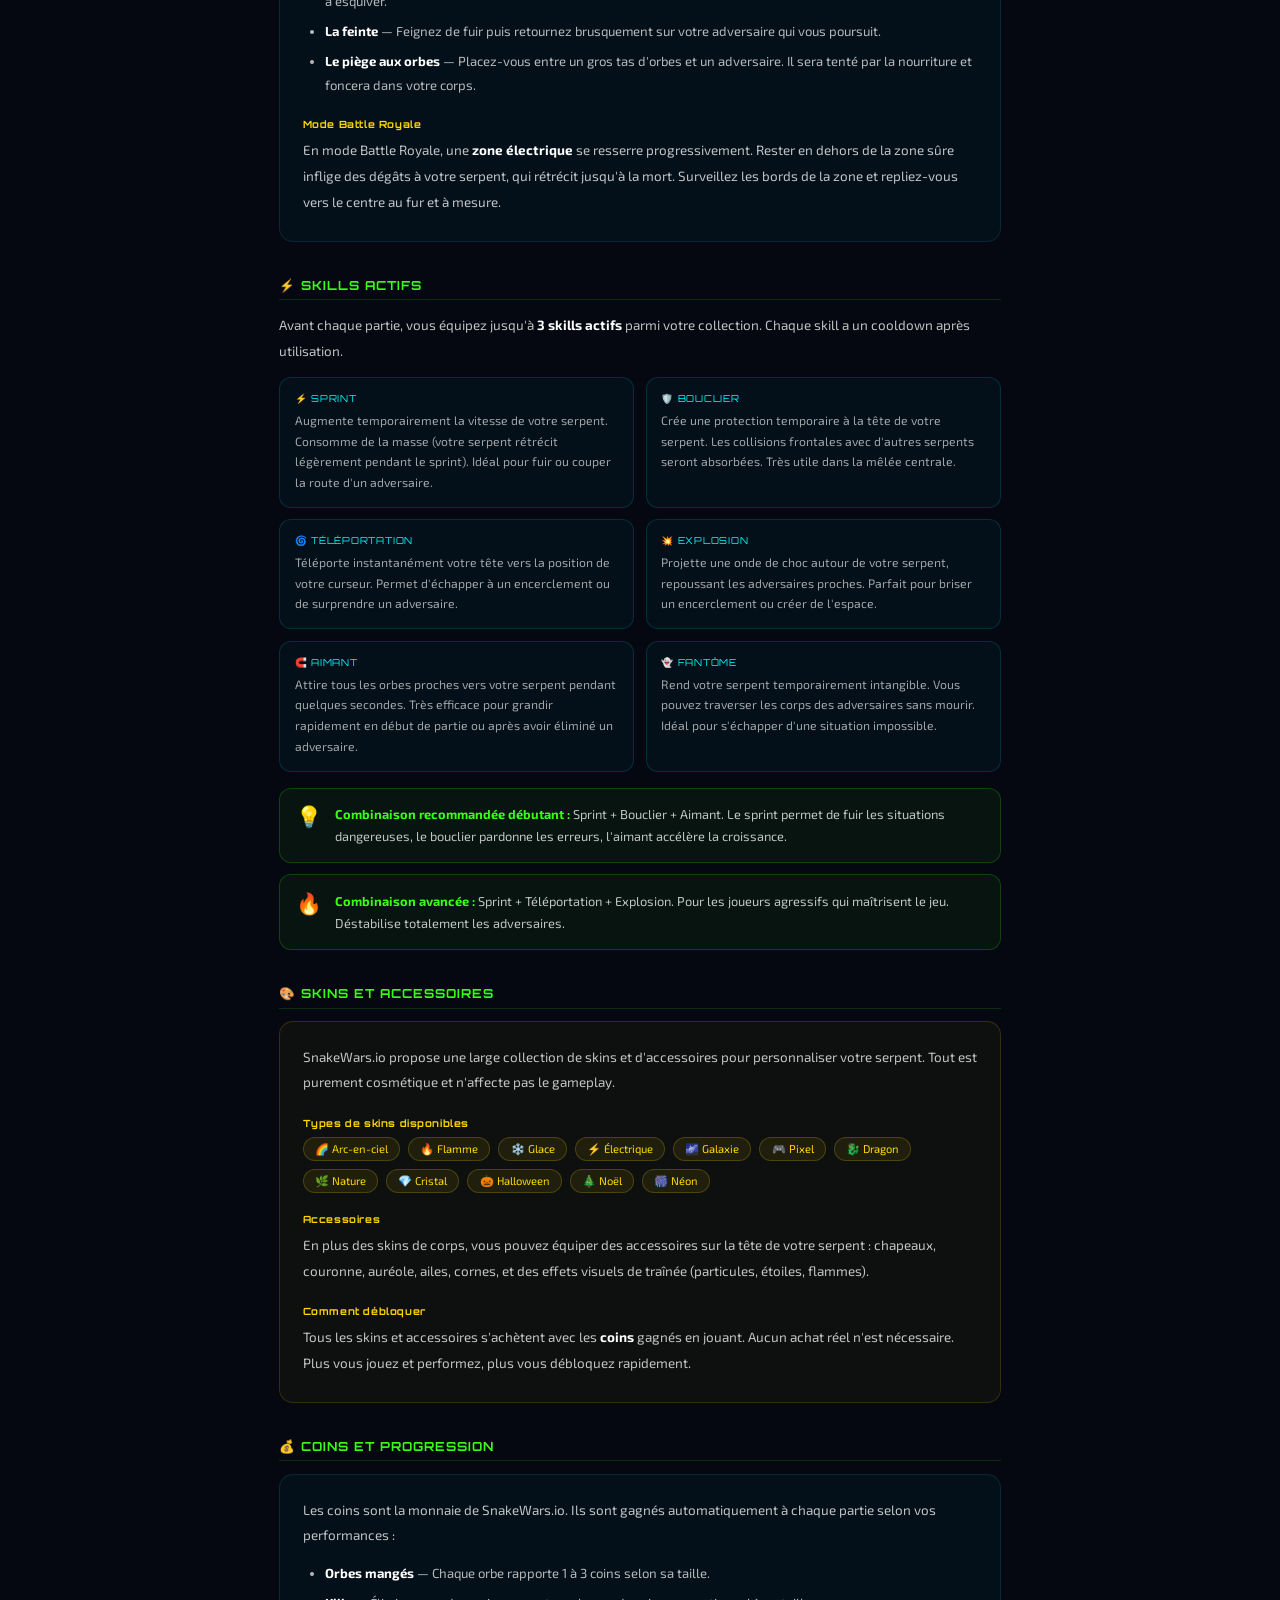
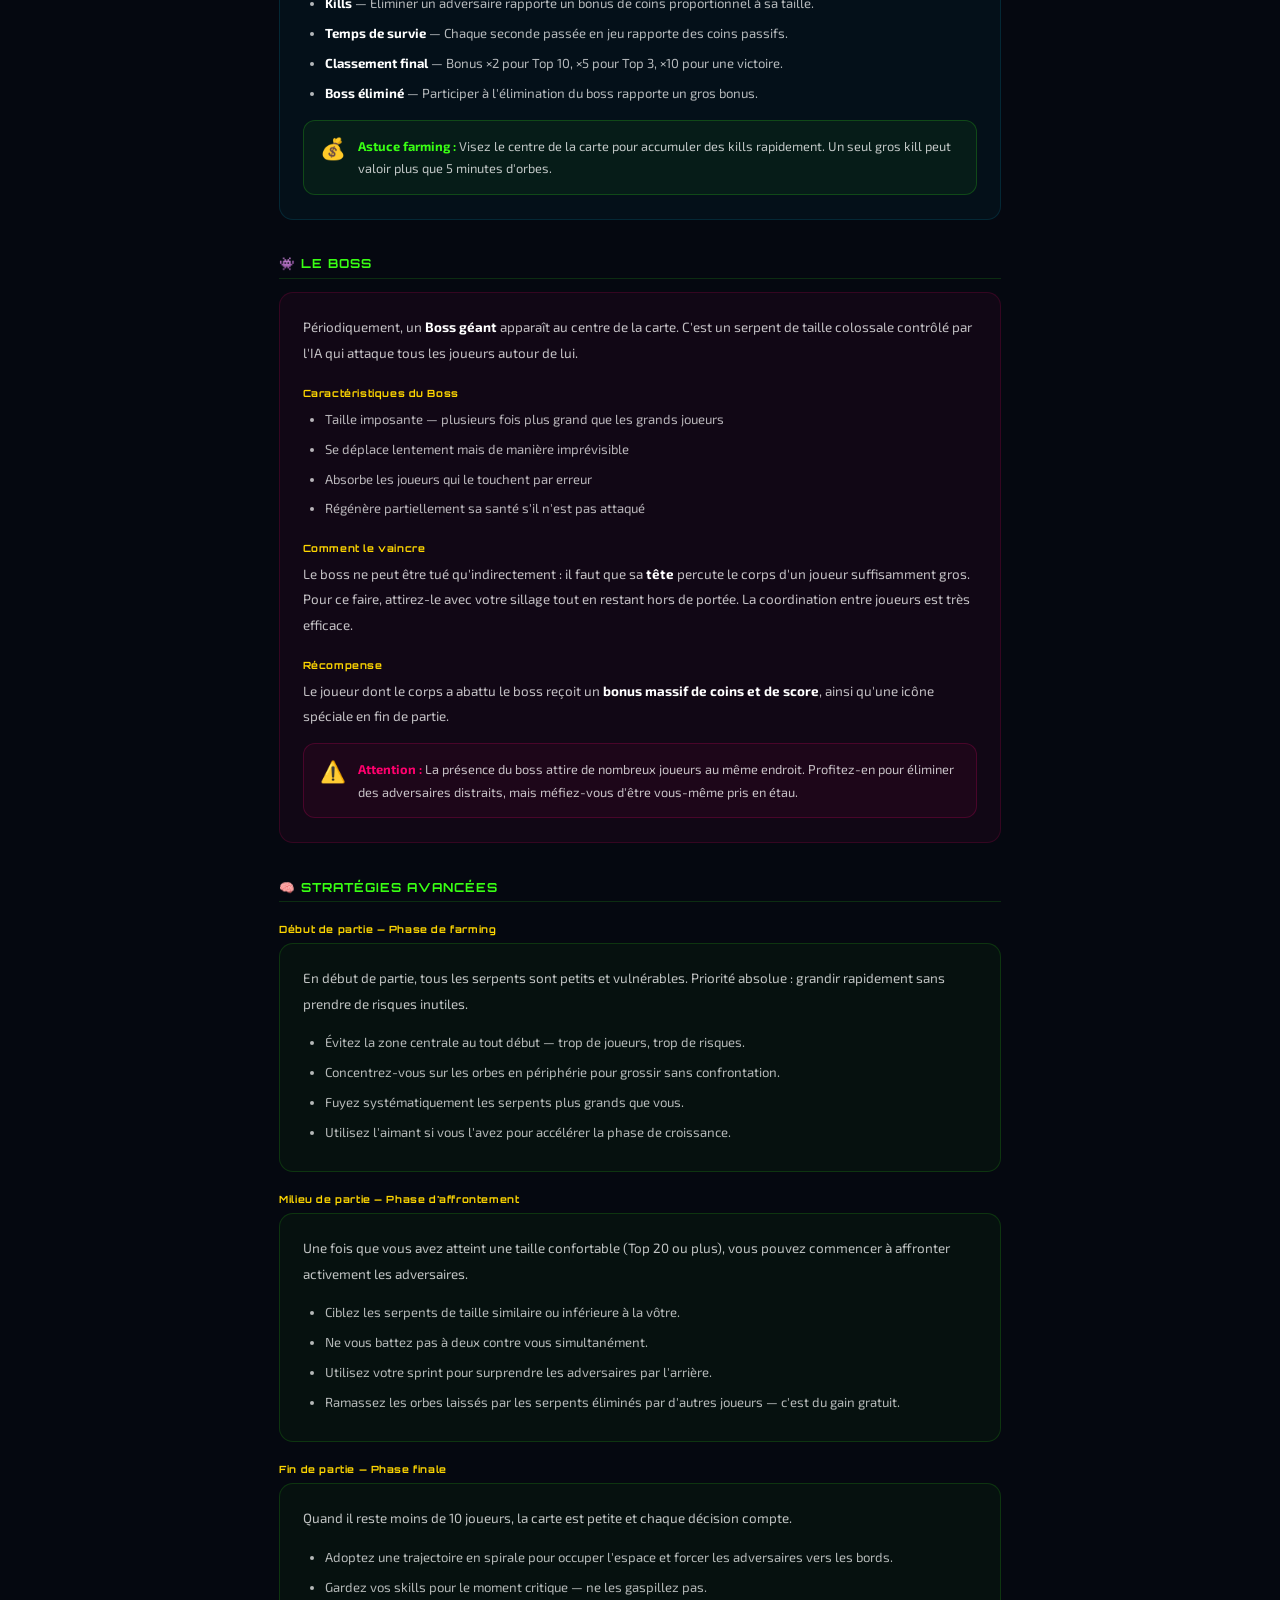
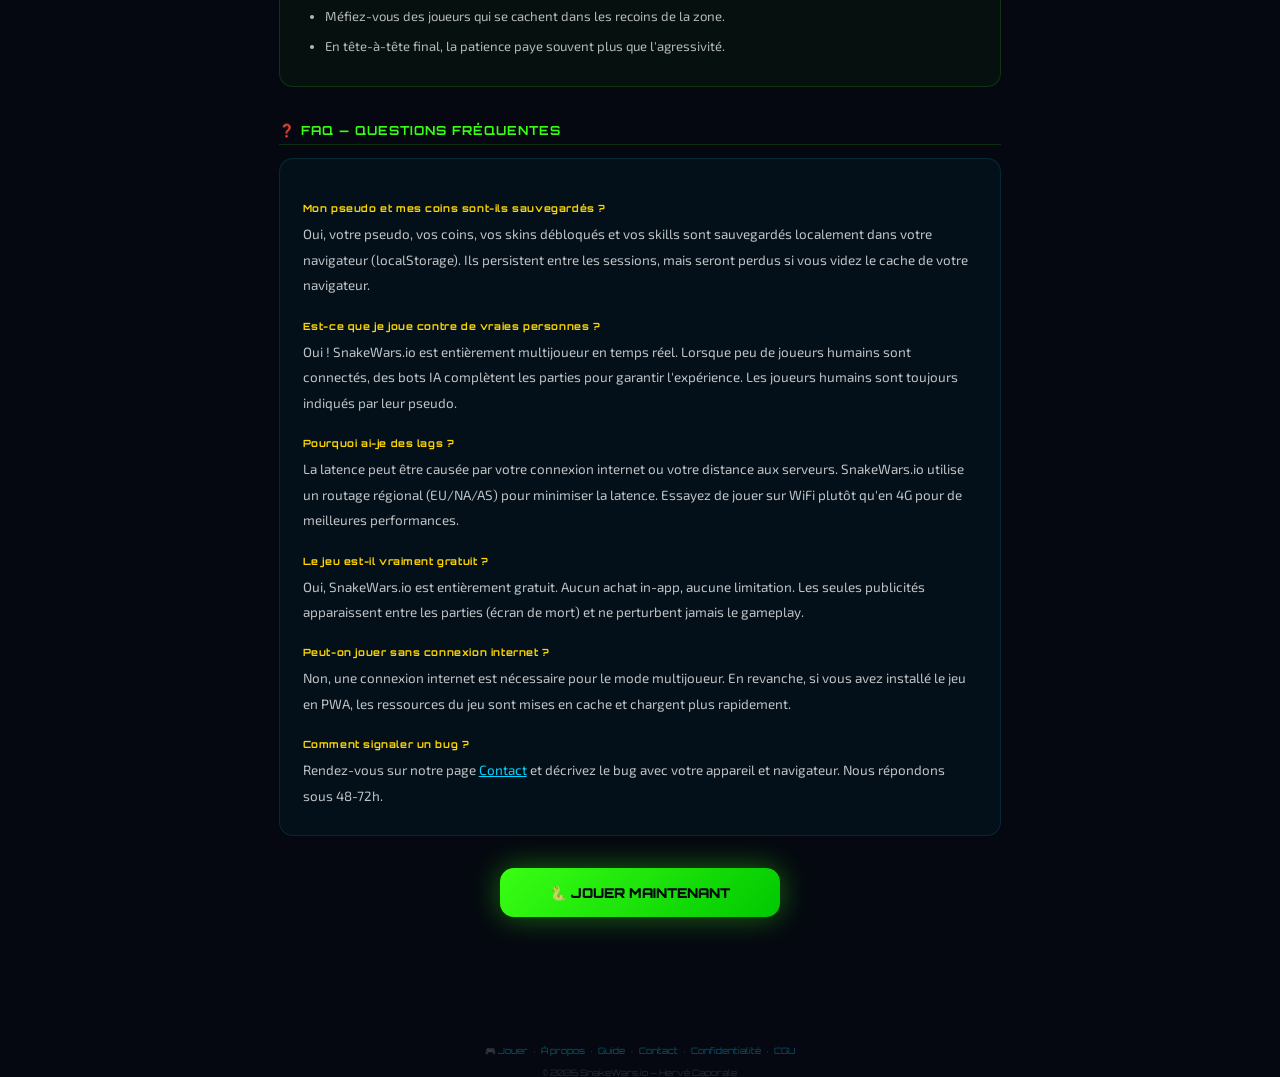
<file: how-to-play.html>
<!DOCTYPE html>
<html lang="fr">
<head>
<meta charset="UTF-8">
<meta name="viewport" content="width=device-width, initial-scale=1.0">
<title>Comment jouer à SnakeWars.io — Guide complet Battle Royale Serpent</title>
<meta name="description" content="Guide complet de SnakeWars.io : contrôles, stratégies, skills, skins et astuces pour dominer le Battle Royale serpent multijoueur. Tout ce qu'il faut savoir pour gagner.">
<meta name="keywords" content="snakewars guide, comment jouer snake, stratégie battle royale, astuces snake io, skills snakewars, tutoriel serpent multijoueur">
<meta name="robots" content="index, follow">
<link rel="canonical" href="https://snakewars26.github.io/how-to-play.html">
<link rel="icon" type="image/png" href="favicon.png">
<meta property="og:title" content="Guide SnakeWars.io — Comment jouer et gagner">
<meta property="og:description" content="Contrôles, stratégies, skills et astuces pour dominer SnakeWars.io, le jeu de serpent Battle Royale multijoueur gratuit.">
<meta property="og:type" content="article">
<meta property="og:url" content="https://snakewars26.github.io/how-to-play.html">
<link href="https://fonts.googleapis.com/css2?family=Orbitron:wght@700;900&family=Exo+2:wght@400;600&display=swap" rel="stylesheet">
<!-- Google Consent Mode v2 -->
<script>
  window.dataLayer = window.dataLayer || [];
  function gtag(){dataLayer.push(arguments);}
  gtag('consent', 'default', {
    ad_storage: 'denied', ad_user_data: 'denied',
    ad_personalization: 'denied', analytics_storage: 'denied',
    security_storage: 'granted', wait_for_update: 2000
  });
  gtag('set', 'ads_data_redaction', true);
  gtag('set', 'url_passthrough', true);
</script>
<script async src="https://www.googletagmanager.com/gtag/js?id=G-TYFWEZKRJY"></script>
<script>
  window.dataLayer = window.dataLayer || [];
  function gtag(){dataLayer.push(arguments);}
  gtag('js', new Date());
  gtag('config', 'G-TYFWEZKRJY', { anonymize_ip: true });
</script>
<meta name="google-adsense-account" content="ca-pub-5433648295830648">
<script async src="https://pagead2.googlesyndication.com/pagead/js/adsbygoogle.js?client=ca-pub-5433648295830648" crossorigin="anonymous"></script>
<style>
  * { margin:0; padding:0; box-sizing:border-box; }
  body { background:#050810; color:#fff; font-family:'Exo 2',sans-serif; min-height:100vh; }
  .page { max-width:760px; margin:0 auto; padding:2rem 1.2rem 5rem; }
  .logo { font-family:'Orbitron',monospace; font-size:1.4rem; font-weight:900;
    background:linear-gradient(135deg,#00f5ff 0%,#39ff14 45%,#ffd700 75%,#ff006e 100%);
    -webkit-background-clip:text; -webkit-text-fill-color:transparent; background-clip:text;
    margin-bottom:0.3rem; }
  .back { display:inline-block; font-family:'Orbitron',monospace; font-size:0.65rem;
    color:#00d4ff; text-decoration:none; border:1px solid rgba(0,212,255,0.3);
    padding:0.4rem 1rem; border-radius:8px; margin-bottom:1.5rem; }
  .back:hover { background:rgba(0,212,255,0.08); }
  h1 { font-family:'Orbitron',monospace; font-size:1.1rem; color:#00f5ff;
    margin-bottom:0.5rem; letter-spacing:0.05em; }
  .subtitle { font-size:0.8rem; color:rgba(255,255,255,0.45); margin-bottom:2rem; letter-spacing:0.05em; }
  h2 { font-family:'Orbitron',monospace; font-size:0.78rem; color:#39ff14;
    margin:2.2rem 0 0.8rem; letter-spacing:0.08em; text-transform:uppercase;
    padding-bottom:0.4rem; border-bottom:1px solid rgba(57,255,20,0.15); }
  h3 { font-family:'Orbitron',monospace; font-size:0.62rem; color:#ffd700;
    margin:1.3rem 0 0.5rem; letter-spacing:0.06em; }
  p { font-size:0.84rem; color:rgba(255,255,255,0.75); line-height:1.9; margin-bottom:0.8rem; }
  ul, ol { padding-left:1.4rem; margin-bottom:0.9rem; }
  li { font-size:0.82rem; color:rgba(255,255,255,0.7); line-height:1.85; margin-bottom:0.35rem; }
  a { color:#00d4ff; }
  strong { color:#fff; }
  em { color:rgba(255,255,255,0.85); font-style:normal; font-weight:600; }
  .section { background:rgba(0,212,255,0.04); border:1px solid rgba(0,212,255,0.12);
    border-radius:14px; padding:1.4rem 1.4rem 0.8rem; margin-bottom:1.2rem; }
  .section-green { background:rgba(57,255,20,0.04); border-color:rgba(57,255,20,0.15); }
  .section-gold { background:rgba(255,215,0,0.04); border-color:rgba(255,215,0,0.15); }
  .section-red { background:rgba(255,0,110,0.05); border-color:rgba(255,0,110,0.15); }
  .tip { display:flex; gap:0.8rem; align-items:flex-start; background:rgba(57,255,20,0.05);
    border:1px solid rgba(57,255,20,0.2); border-radius:12px; padding:0.9rem 1rem;
    margin-bottom:0.7rem; }
  .tip-icon { font-size:1.3rem; flex-shrink:0; }
  .tip-text { font-size:0.8rem; color:rgba(255,255,255,0.75); line-height:1.75; }
  .tip-text strong { color:#39ff14; }
  .warn { display:flex; gap:0.8rem; align-items:flex-start; background:rgba(255,0,110,0.05);
    border:1px solid rgba(255,0,110,0.2); border-radius:12px; padding:0.9rem 1rem;
    margin-bottom:0.7rem; }
  .warn-text { font-size:0.8rem; color:rgba(255,255,255,0.75); line-height:1.75; }
  .warn-text strong { color:#ff006e; }
  .ctrl-grid { display:grid; grid-template-columns:1fr 1fr; gap:0.8rem; margin-bottom:1rem; }
  @media(max-width:480px){ .ctrl-grid { grid-template-columns:1fr; } }
  .ctrl-card { background:rgba(255,255,255,0.03); border:1px solid rgba(255,255,255,0.08);
    border-radius:12px; padding:1rem; }
  .ctrl-device { font-family:'Orbitron',monospace; font-size:0.58rem; color:#ffd700;
    letter-spacing:0.1em; margin-bottom:0.6rem; }
  .ctrl-list { list-style:none; padding:0; }
  .ctrl-list li { font-size:0.77rem; color:rgba(255,255,255,0.65); line-height:1.7;
    display:flex; gap:0.5rem; align-items:flex-start; }
  .ctrl-list li::before { content:'▶'; color:#00f5ff; font-size:0.5rem; margin-top:0.3rem; flex-shrink:0; }
  .skill-grid { display:grid; grid-template-columns:1fr 1fr; gap:0.7rem; margin-bottom:1rem; }
  @media(max-width:480px){ .skill-grid { grid-template-columns:1fr; } }
  .skill-card { background:rgba(0,212,255,0.04); border:1px solid rgba(0,212,255,0.15);
    border-radius:12px; padding:0.9rem; }
  .skill-name { font-family:'Orbitron',monospace; font-size:0.6rem; color:#00f5ff;
    letter-spacing:0.08em; margin-bottom:0.35rem; }
  .skill-desc { font-size:0.76rem; color:rgba(255,255,255,0.62); line-height:1.7; }
  .skin-row { display:flex; flex-wrap:wrap; gap:0.5rem; margin-bottom:0.8rem; }
  .skin-tag { background:rgba(255,215,0,0.08); border:1px solid rgba(255,215,0,0.2);
    border-radius:20px; padding:0.25rem 0.7rem; font-size:0.7rem; color:#ffd700; }
  .step-list { counter-reset:steps; list-style:none; padding:0; }
  .step-list li { counter-increment:steps; display:flex; gap:1rem; align-items:flex-start;
    margin-bottom:0.9rem; font-size:0.82rem; color:rgba(255,255,255,0.72); line-height:1.8; }
  .step-list li::before { content:counter(steps); font-family:'Orbitron',monospace;
    font-size:0.9rem; font-weight:900; color:#050810; background:#00f5ff;
    min-width:1.6rem; height:1.6rem; border-radius:50%; display:flex;
    align-items:center; justify-content:center; flex-shrink:0; margin-top:0.05rem; }
  .cta { display:block; text-align:center; font-family:'Orbitron',monospace; font-size:0.85rem;
    font-weight:900; padding:1rem 2rem; border-radius:14px; text-decoration:none;
    background:linear-gradient(135deg,#39ff14,#00c800); color:#050810;
    box-shadow:0 0 30px rgba(57,255,20,0.4); margin:2rem auto 0; max-width:280px; }
  footer { text-align:center; margin-top:3rem; font-size:0.55rem;
    color:rgba(255,255,255,0.15); font-family:'Orbitron',monospace; }
  footer a { color:rgba(0,212,255,0.4); text-decoration:none; }
  footer a:hover { color:#00d4ff; }
  .toc { background:rgba(255,255,255,0.03); border:1px solid rgba(255,255,255,0.07);
    border-radius:12px; padding:1rem 1.2rem; margin-bottom:2rem; }
  .toc-title { font-family:'Orbitron',monospace; font-size:0.6rem; color:rgba(255,255,255,0.35);
    letter-spacing:0.15em; margin-bottom:0.7rem; }
  .toc ul { list-style:none; padding:0; margin:0; }
  .toc li { margin-bottom:0.25rem; }
  .toc a { font-size:0.78rem; color:rgba(0,212,255,0.8); text-decoration:none; }
  .toc a:hover { color:#00d4ff; }
</style>
</head>
<body>
<div class="page">

  <div class="logo">SNAKEWARS</div>
  <a class="back" href="index.html">← JOUER MAINTENANT</a>

  <h1>🎮 GUIDE COMPLET — COMMENT JOUER</h1>
  <div class="subtitle">Tout ce qu'il faut savoir pour survivre, dominer et gagner dans SnakeWars.io</div>

  <!-- TABLE DES MATIÈRES -->
  <div class="toc">
    <div class="toc-title">📋 SOMMAIRE</div>
    <ul>
      <li><a href="#bases">Les bases du jeu</a></li>
      <li><a href="#controles">Contrôles</a></li>
      <li><a href="#objectif">Objectif et règles</a></li>
      <li><a href="#skills">Skills actifs</a></li>
      <li><a href="#skins">Skins et accessoires</a></li>
      <li><a href="#coins">Coins et progression</a></li>
      <li><a href="#boss">Le Boss</a></li>
      <li><a href="#strategies">Stratégies avancées</a></li>
      <li><a href="#faq">FAQ</a></li>
    </ul>
  </div>

  <!-- BASES -->
  <h2 id="bases">🐍 Les bases du jeu</h2>
  <div class="section">
    <p>SnakeWars.io est un jeu de serpent Battle Royale multijoueur. Vous incarnez un serpent qui grandit en mangeant des orbes lumineux dispersés sur la carte. Votre serpent se déplace en continu dans la direction de votre curseur ou de votre doigt.</p>
    <p>La règle fondamentale : <strong>ne jamais toucher le corps d'un autre serpent</strong> (ni les bords de la zone de jeu en mode Battle Royale). En revanche, vous pouvez piéger vos adversaires en croisant leur trajectoire — s'ils heurtent votre corps, ils meurent et laissent tomber leur masse en orbes que vous pouvez absorber.</p>
    <p>La partie se termine soit quand vous mourez, soit quand vous êtes le dernier serpent en vie (mode Battle Royale).</p>
  </div>

  <!-- CONTRÔLES -->
  <h2 id="controles">🕹️ Contrôles</h2>
  <div class="ctrl-grid">
    <div class="ctrl-card">
      <div class="ctrl-device">🖥️ PC / BUREAU</div>
      <ul class="ctrl-list">
        <li>Déplacez la souris pour orienter le serpent</li>
        <li>Clic gauche maintenu pour sprinter</li>
        <li>Touches ZQSD ou flèches pour diriger</li>
        <li>Espace pour activer le skill 1</li>
        <li>Shift pour activer le skill 2</li>
        <li>Ctrl pour activer le skill 3</li>
      </ul>
    </div>
    <div class="ctrl-card">
      <div class="ctrl-device">📱 MOBILE / TABLETTE</div>
      <ul class="ctrl-list">
        <li>Glissez le doigt pour orienter le serpent</li>
        <li>Appui court sur les boutons de skill pour les activer</li>
        <li>Double-tap ou bouton dédié pour sprinter</li>
        <li>Pincez pour zoomer/dézoomer la caméra</li>
        <li>Joystick virtuel disponible en bas gauche</li>
      </ul>
    </div>
  </div>
  <div class="tip">
    <div class="tip-icon">💡</div>
    <div class="tip-text"><strong>Astuce :</strong> Sur mobile, gardez toujours un pouce sur la zone de jeu et l'autre prêt sur les boutons de skill. La réactivité est clé pour éviter les collisions.</div>
  </div>

  <!-- OBJECTIF -->
  <h2 id="objectif">🎯 Objectif et règles</h2>
  <div class="section">
    <h3>Score et classement</h3>
    <p>Votre score est calculé en temps réel selon votre taille (nombre de segments de votre serpent). Plus vous mangez d'orbes et d'adversaires, plus votre score grimpe. Le classement en cours de partie s'affiche dans un coin de l'écran.</p>

    <h3>Comment éliminer un adversaire</h3>
    <p>Pour éliminer un serpent adverse, son <strong>chef</strong> (tête) doit percuter votre <strong>corps</strong>. Plusieurs techniques :</p>
    <ul>
      <li><strong>La coupe de route</strong> — Foncez devant un adversaire pour que sa tête percute votre flanc. La technique de base.</li>
      <li><strong>L'encerclement</strong> — Tournez autour d'un serpent plus petit pour refermer votre corps comme un piège. Difficile à esquiver.</li>
      <li><strong>La feinte</strong> — Feignez de fuir puis retournez brusquement sur votre adversaire qui vous poursuit.</li>
      <li><strong>Le piège aux orbes</strong> — Placez-vous entre un gros tas d'orbes et un adversaire. Il sera tenté par la nourriture et foncera dans votre corps.</li>
    </ul>

    <h3>Mode Battle Royale</h3>
    <p>En mode Battle Royale, une <strong>zone électrique</strong> se resserre progressivement. Rester en dehors de la zone sûre inflige des dégâts à votre serpent, qui rétrécit jusqu'à la mort. Surveillez les bords de la zone et repliez-vous vers le centre au fur et à mesure.</p>
  </div>

  <!-- SKILLS -->
  <h2 id="skills">⚡ Skills actifs</h2>
  <p>Avant chaque partie, vous équipez jusqu'à <strong>3 skills actifs</strong> parmi votre collection. Chaque skill a un cooldown après utilisation.</p>
  <div class="skill-grid">
    <div class="skill-card">
      <div class="skill-name">⚡ SPRINT</div>
      <div class="skill-desc">Augmente temporairement la vitesse de votre serpent. Consomme de la masse (votre serpent rétrécit légèrement pendant le sprint). Idéal pour fuir ou couper la route d'un adversaire.</div>
    </div>
    <div class="skill-card">
      <div class="skill-name">🛡️ BOUCLIER</div>
      <div class="skill-desc">Crée une protection temporaire à la tête de votre serpent. Les collisions frontales avec d'autres serpents seront absorbées. Très utile dans la mêlée centrale.</div>
    </div>
    <div class="skill-card">
      <div class="skill-name">🌀 TÉLÉPORTATION</div>
      <div class="skill-desc">Téléporte instantanément votre tête vers la position de votre curseur. Permet d'échapper à un encerclement ou de surprendre un adversaire.</div>
    </div>
    <div class="skill-card">
      <div class="skill-name">💥 EXPLOSION</div>
      <div class="skill-desc">Projette une onde de choc autour de votre serpent, repoussant les adversaires proches. Parfait pour briser un encerclement ou créer de l'espace.</div>
    </div>
    <div class="skill-card">
      <div class="skill-name">🧲 AIMANT</div>
      <div class="skill-desc">Attire tous les orbes proches vers votre serpent pendant quelques secondes. Très efficace pour grandir rapidement en début de partie ou après avoir éliminé un adversaire.</div>
    </div>
    <div class="skill-card">
      <div class="skill-name">👻 FANTÔME</div>
      <div class="skill-desc">Rend votre serpent temporairement intangible. Vous pouvez traverser les corps des adversaires sans mourir. Idéal pour s'échapper d'une situation impossible.</div>
    </div>
  </div>
  <div class="tip">
    <div class="tip-icon">💡</div>
    <div class="tip-text"><strong>Combinaison recommandée débutant :</strong> Sprint + Bouclier + Aimant. Le sprint permet de fuir les situations dangereuses, le bouclier pardonne les erreurs, l'aimant accélère la croissance.</div>
  </div>
  <div class="tip">
    <div class="tip-icon">🔥</div>
    <div class="tip-text"><strong>Combinaison avancée :</strong> Sprint + Téléportation + Explosion. Pour les joueurs agressifs qui maîtrisent le jeu. Déstabilise totalement les adversaires.</div>
  </div>

  <!-- SKINS -->
  <h2 id="skins">🎨 Skins et accessoires</h2>
  <div class="section section-gold">
    <p>SnakeWars.io propose une large collection de skins et d'accessoires pour personnaliser votre serpent. Tout est purement cosmétique et n'affecte pas le gameplay.</p>
    <h3>Types de skins disponibles</h3>
    <div class="skin-row">
      <span class="skin-tag">🌈 Arc-en-ciel</span>
      <span class="skin-tag">🔥 Flamme</span>
      <span class="skin-tag">❄️ Glace</span>
      <span class="skin-tag">⚡ Électrique</span>
      <span class="skin-tag">🌌 Galaxie</span>
      <span class="skin-tag">🎮 Pixel</span>
      <span class="skin-tag">🐉 Dragon</span>
      <span class="skin-tag">🌿 Nature</span>
      <span class="skin-tag">💎 Cristal</span>
      <span class="skin-tag">🎃 Halloween</span>
      <span class="skin-tag">🎄 Noël</span>
      <span class="skin-tag">🎆 Néon</span>
    </div>
    <h3>Accessoires</h3>
    <p>En plus des skins de corps, vous pouvez équiper des accessoires sur la tête de votre serpent : chapeaux, couronne, auréole, ailes, cornes, et des effets visuels de traînée (particules, étoiles, flammes).</p>
    <h3>Comment débloquer</h3>
    <p>Tous les skins et accessoires s'achètent avec les <strong>coins</strong> gagnés en jouant. Aucun achat réel n'est nécessaire. Plus vous jouez et performez, plus vous débloquez rapidement.</p>
  </div>

  <!-- COINS -->
  <h2 id="coins">💰 Coins et progression</h2>
  <div class="section">
    <p>Les coins sont la monnaie de SnakeWars.io. Ils sont gagnés automatiquement à chaque partie selon vos performances :</p>
    <ul>
      <li><strong>Orbes mangés</strong> — Chaque orbe rapporte 1 à 3 coins selon sa taille.</li>
      <li><strong>Kills</strong> — Éliminer un adversaire rapporte un bonus de coins proportionnel à sa taille.</li>
      <li><strong>Temps de survie</strong> — Chaque seconde passée en jeu rapporte des coins passifs.</li>
      <li><strong>Classement final</strong> — Bonus ×2 pour Top 10, ×5 pour Top 3, ×10 pour une victoire.</li>
      <li><strong>Boss éliminé</strong> — Participer à l'élimination du boss rapporte un gros bonus.</li>
    </ul>
    <div class="tip">
      <div class="tip-icon">💰</div>
      <div class="tip-text"><strong>Astuce farming :</strong> Visez le centre de la carte pour accumuler des kills rapidement. Un seul gros kill peut valoir plus que 5 minutes d'orbes.</div>
    </div>
  </div>

  <!-- BOSS -->
  <h2 id="boss">👾 Le Boss</h2>
  <div class="section section-red">
    <p>Périodiquement, un <strong>Boss géant</strong> apparaît au centre de la carte. C'est un serpent de taille colossale contrôlé par l'IA qui attaque tous les joueurs autour de lui.</p>
    <h3>Caractéristiques du Boss</h3>
    <ul>
      <li>Taille imposante — plusieurs fois plus grand que les grands joueurs</li>
      <li>Se déplace lentement mais de manière imprévisible</li>
      <li>Absorbe les joueurs qui le touchent par erreur</li>
      <li>Régénère partiellement sa santé s'il n'est pas attaqué</li>
    </ul>
    <h3>Comment le vaincre</h3>
    <p>Le boss ne peut être tué qu'indirectement : il faut que sa <strong>tête</strong> percute le corps d'un joueur suffisamment gros. Pour ce faire, attirez-le avec votre sillage tout en restant hors de portée. La coordination entre joueurs est très efficace.</p>
    <h3>Récompense</h3>
    <p>Le joueur dont le corps a abattu le boss reçoit un <strong>bonus massif de coins et de score</strong>, ainsi qu'une icône spéciale en fin de partie.</p>
    <div class="warn">
      <div class="tip-icon">⚠️</div>
      <div class="warn-text"><strong>Attention :</strong> La présence du boss attire de nombreux joueurs au même endroit. Profitez-en pour éliminer des adversaires distraits, mais méfiez-vous d'être vous-même pris en étau.</div>
    </div>
  </div>

  <!-- STRATÉGIES -->
  <h2 id="strategies">🧠 Stratégies avancées</h2>

  <h3>Début de partie — Phase de farming</h3>
  <div class="section section-green">
    <p>En début de partie, tous les serpents sont petits et vulnérables. Priorité absolue : grandir rapidement sans prendre de risques inutiles.</p>
    <ul>
      <li>Évitez la zone centrale au tout début — trop de joueurs, trop de risques.</li>
      <li>Concentrez-vous sur les orbes en périphérie pour grossir sans confrontation.</li>
      <li>Fuyez systématiquement les serpents plus grands que vous.</li>
      <li>Utilisez l'aimant si vous l'avez pour accélérer la phase de croissance.</li>
    </ul>
  </div>

  <h3>Milieu de partie — Phase d'affrontement</h3>
  <div class="section section-green">
    <p>Une fois que vous avez atteint une taille confortable (Top 20 ou plus), vous pouvez commencer à affronter activement les adversaires.</p>
    <ul>
      <li>Ciblez les serpents de taille similaire ou inférieure à la vôtre.</li>
      <li>Ne vous battez pas à deux contre vous simultanément.</li>
      <li>Utilisez votre sprint pour surprendre les adversaires par l'arrière.</li>
      <li>Ramassez les orbes laissés par les serpents éliminés par d'autres joueurs — c'est du gain gratuit.</li>
    </ul>
  </div>

  <h3>Fin de partie — Phase finale</h3>
  <div class="section section-green">
    <p>Quand il reste moins de 10 joueurs, la carte est petite et chaque décision compte.</p>
    <ul>
      <li>Adoptez une trajectoire en spirale pour occuper l'espace et forcer les adversaires vers les bords.</li>
      <li>Gardez vos skills pour le moment critique — ne les gaspillez pas.</li>
      <li>Méfiez-vous des joueurs qui se cachent dans les recoins de la zone.</li>
      <li>En tête-à-tête final, la patience paye souvent plus que l'agressivité.</li>
    </ul>
  </div>

  <!-- FAQ -->
  <h2 id="faq">❓ FAQ — Questions fréquentes</h2>
  <div class="section">
    <h3>Mon pseudo et mes coins sont-ils sauvegardés ?</h3>
    <p>Oui, votre pseudo, vos coins, vos skins débloqués et vos skills sont sauvegardés localement dans votre navigateur (localStorage). Ils persistent entre les sessions, mais seront perdus si vous videz le cache de votre navigateur.</p>

    <h3>Est-ce que je joue contre de vraies personnes ?</h3>
    <p>Oui ! SnakeWars.io est entièrement multijoueur en temps réel. Lorsque peu de joueurs humains sont connectés, des bots IA complètent les parties pour garantir l'expérience. Les joueurs humains sont toujours indiqués par leur pseudo.</p>

    <h3>Pourquoi ai-je des lags ?</h3>
    <p>La latence peut être causée par votre connexion internet ou votre distance aux serveurs. SnakeWars.io utilise un routage régional (EU/NA/AS) pour minimiser la latence. Essayez de jouer sur WiFi plutôt qu'en 4G pour de meilleures performances.</p>

    <h3>Le jeu est-il vraiment gratuit ?</h3>
    <p>Oui, SnakeWars.io est entièrement gratuit. Aucun achat in-app, aucune limitation. Les seules publicités apparaissent entre les parties (écran de mort) et ne perturbent jamais le gameplay.</p>

    <h3>Peut-on jouer sans connexion internet ?</h3>
    <p>Non, une connexion internet est nécessaire pour le mode multijoueur. En revanche, si vous avez installé le jeu en PWA, les ressources du jeu sont mises en cache et chargent plus rapidement.</p>

    <h3>Comment signaler un bug ?</h3>
    <p>Rendez-vous sur notre page <a href="contact.html">Contact</a> et décrivez le bug avec votre appareil et navigateur. Nous répondons sous 48-72h.</p>
  </div>

  <a class="cta" href="index.html">🐍 JOUER MAINTENANT</a>

</div>

<footer>
  <div style="margin-bottom:0.6rem;">
    <a href="index.html">🎮 Jouer</a> &nbsp;·&nbsp;
    <a href="about.html">À propos</a> &nbsp;·&nbsp;
    <a href="how-to-play.html">Guide</a> &nbsp;·&nbsp;
    <a href="contact.html">Contact</a> &nbsp;·&nbsp;
    <a href="privacy.html">Confidentialité</a> &nbsp;·&nbsp;
    <a href="terms.html">CGU</a>
  </div>
  <div>© 2026 SnakeWars.io — Hervé Caporale</div>
</footer>

</div>
</body>
</html>
</file>
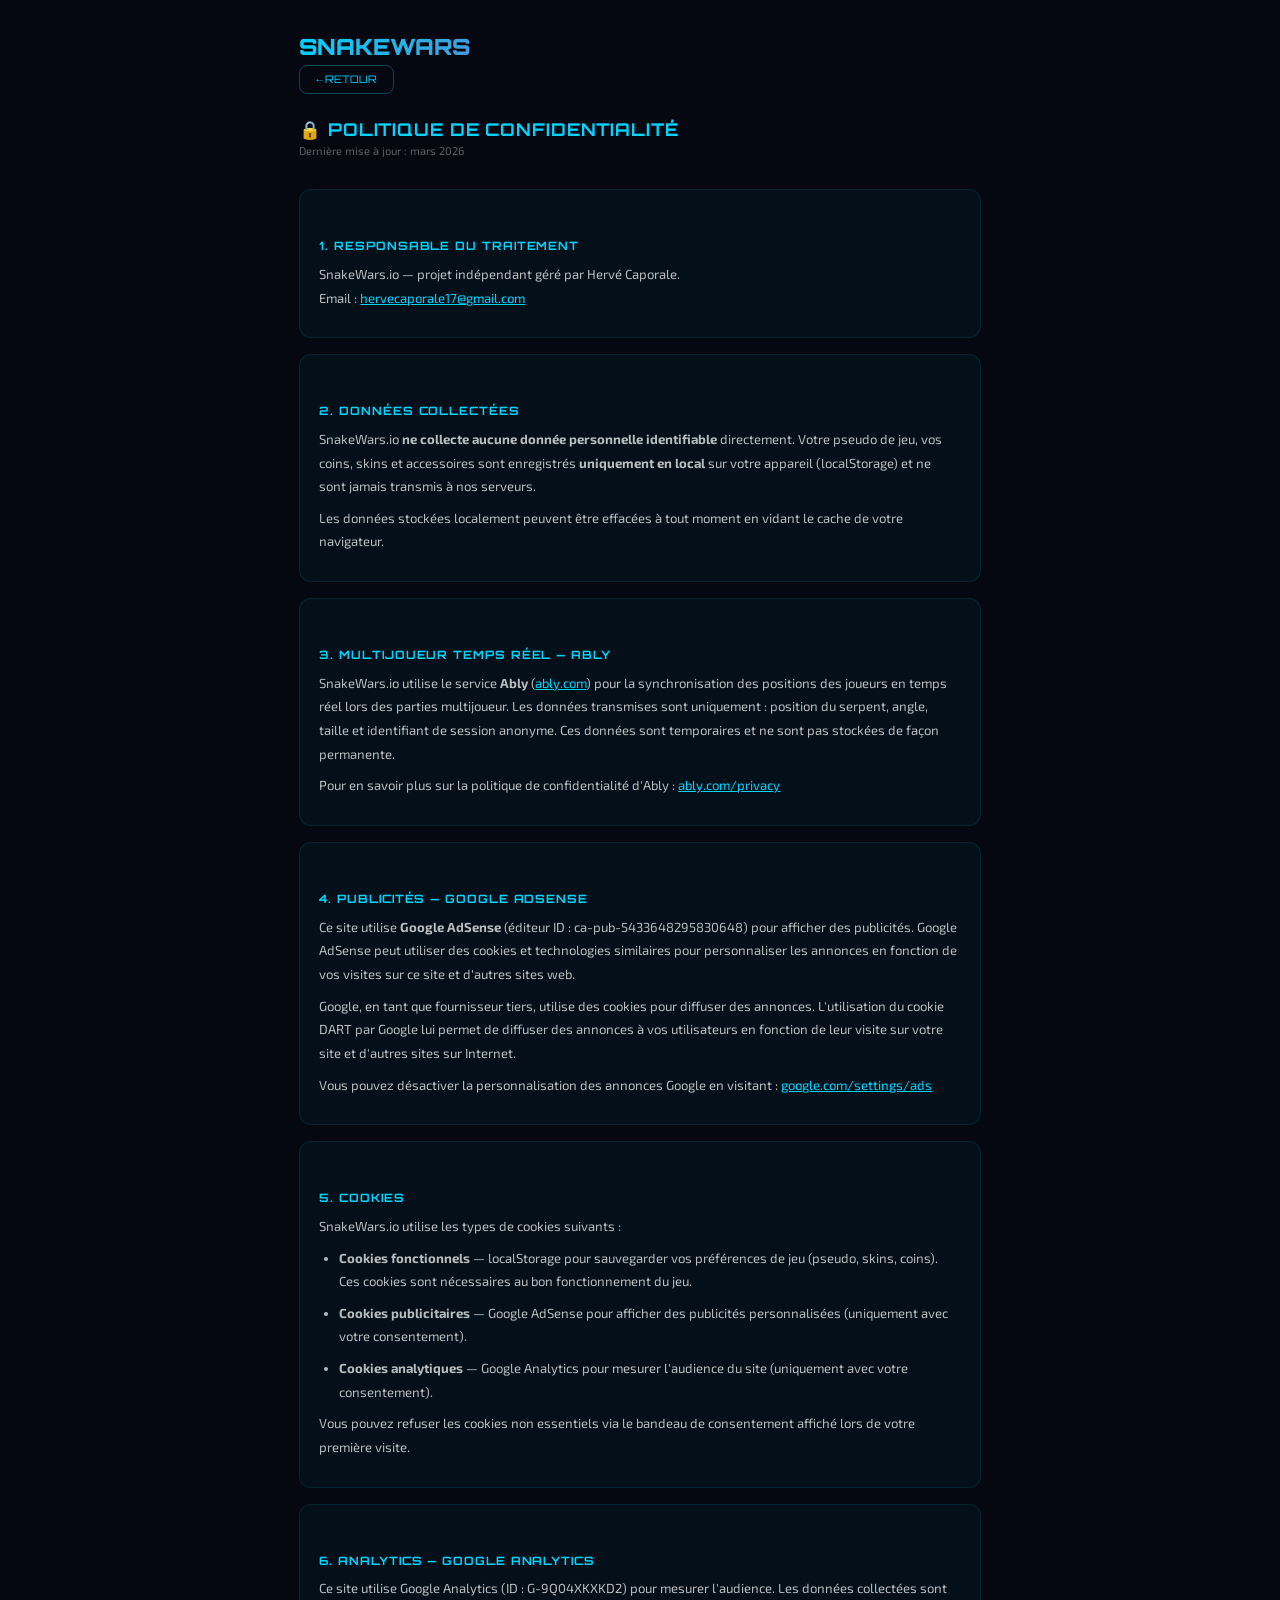
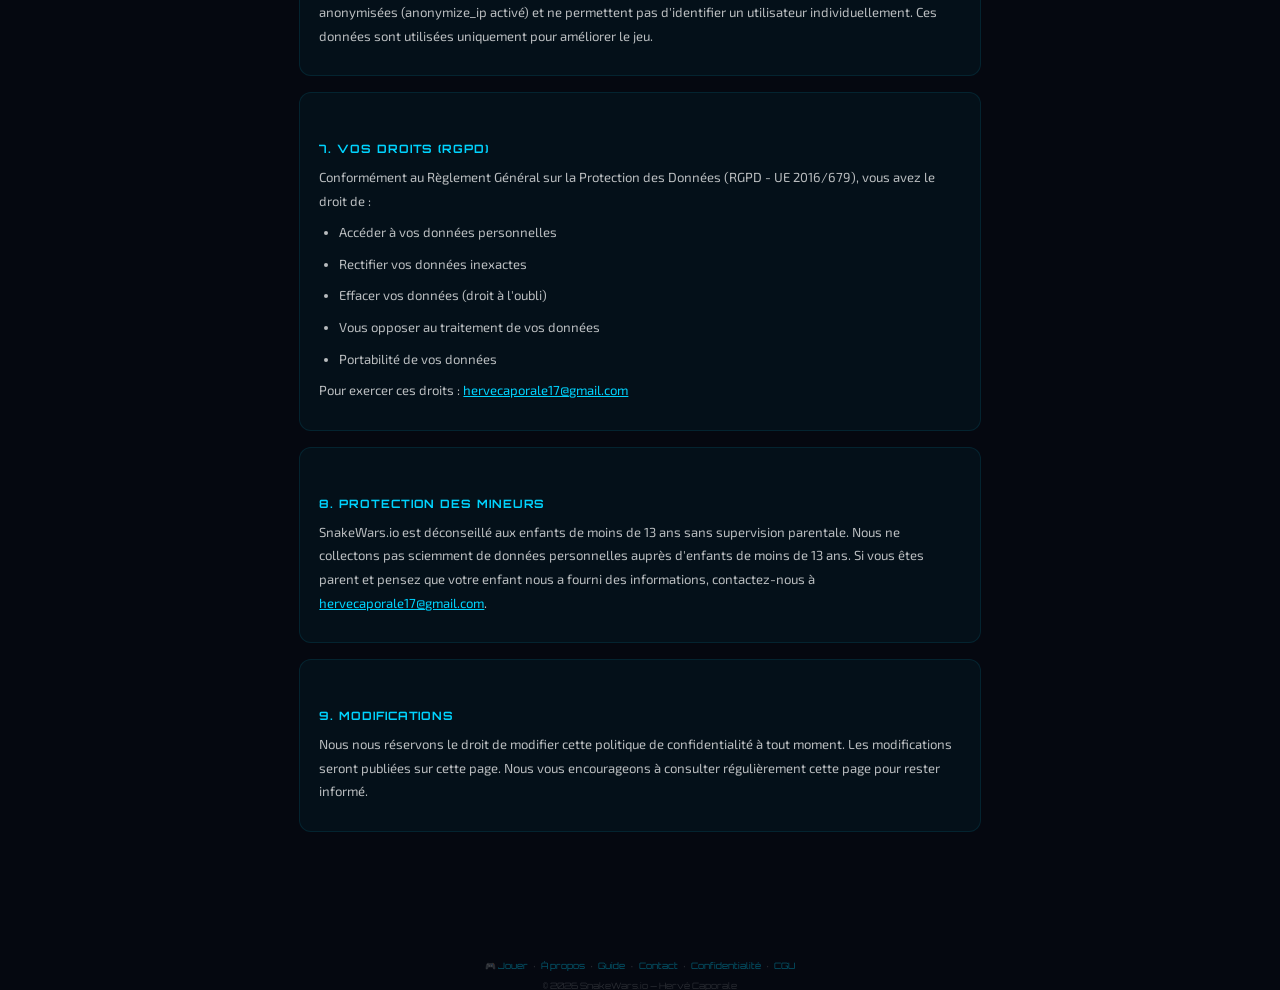
<file: privacy.html>
<!DOCTYPE html>
<html lang="fr">
<head>
<meta charset="UTF-8">
<meta name="viewport" content="width=device-width, initial-scale=1.0">
<title>Politique de Confidentialité — SnakeWars.io</title>
<meta name="description" content="Politique de confidentialité de SnakeWars.io — jeu de serpent Battle Royale gratuit.">
<meta name="robots" content="index, follow">
<link rel="canonical" href="https://snakewars26.github.io/privacy.html">
<link rel="icon" type="image/png" href="favicon.png">
<link href="https://fonts.googleapis.com/css2?family=Orbitron:wght@700;900&family=Exo+2:wght@400;600&display=swap" rel="stylesheet">
<!-- Google Consent Mode v2 -->
<script>
  window.dataLayer = window.dataLayer || [];
  function gtag(){dataLayer.push(arguments);}
  gtag('consent', 'default', {
    ad_storage: 'denied', ad_user_data: 'denied',
    ad_personalization: 'denied', analytics_storage: 'denied',
    security_storage: 'granted', wait_for_update: 2000
  });
  gtag('set', 'ads_data_redaction', true);
  gtag('set', 'url_passthrough', true);
</script>
<script async src="https://www.googletagmanager.com/gtag/js?id=G-9Q04XKXKD2"></script>
<script>
  window.dataLayer = window.dataLayer || [];
  function gtag(){dataLayer.push(arguments);}
  gtag('js', new Date());
  gtag('config', 'G-9Q04XKXKD2', { anonymize_ip: true });
</script>
<meta name="google-adsense-account" content="ca-pub-5433648295830648">
<script async src="https://pagead2.googlesyndication.com/pagead/js/adsbygoogle.js?client=ca-pub-5433648295830648" crossorigin="anonymous"></script>
<style>
  * { margin:0; padding:0; box-sizing:border-box; }
  body { background:#050810; color:#fff; font-family:'Exo 2',sans-serif; min-height:100vh; }
  .page { max-width:720px; margin:0 auto; padding:2rem 1.2rem 4rem; }
  .logo { font-family:'Orbitron',monospace; font-size:1.4rem; font-weight:900;
    background:linear-gradient(135deg,#00d4ff,#ff006e); -webkit-background-clip:text;
    -webkit-text-fill-color:transparent; margin-bottom:0.3rem; }
  .back { display:inline-block; font-family:'Orbitron',monospace; font-size:0.65rem;
    color:#00d4ff; text-decoration:none; border:1px solid rgba(0,212,255,0.3);
    padding:0.4rem 1rem; border-radius:8px; margin-bottom:1.5rem; }
  .back:hover { background:rgba(0,212,255,0.08); }
  h1 { font-family:'Orbitron',monospace; font-size:1.1rem; color:#00d4ff;
    margin-bottom:0.3rem; letter-spacing:0.05em; }
  .updated { font-size:0.7rem; color:rgba(255,255,255,0.35); margin-bottom:2rem; }
  h2 { font-family:'Orbitron',monospace; font-size:0.72rem; color:#00d4ff;
    margin:1.8rem 0 0.6rem; letter-spacing:0.08em; text-transform:uppercase; }
  p, li { font-size:0.82rem; color:rgba(255,255,255,0.72); line-height:1.8; margin-bottom:0.5rem; }
  ul { padding-left:1.2rem; }
  a { color:#00d4ff; }
  .section { background:rgba(0,212,255,0.04); border:1px solid rgba(0,212,255,0.1);
    border-radius:12px; padding:1.2rem; margin-bottom:1rem; }
  footer { text-align:center; margin-top:3rem; font-size:0.55rem;
    color:rgba(255,255,255,0.15); font-family:'Orbitron',monospace; }
  footer a { color:rgba(0,212,255,0.4); text-decoration:none; }
  footer a:hover { color:#00d4ff; }
</style>
</head>
<body>
<div class="page">

  <div class="logo">SNAKEWARS</div>
  <a class="back" href="index.html">← RETOUR</a>

  <h1>🔒 POLITIQUE DE CONFIDENTIALITÉ</h1>
  <div class="updated">Dernière mise à jour : mars 2026</div>

  <div class="section">
    <h2>1. Responsable du traitement</h2>
    <p>SnakeWars.io — projet indépendant géré par Hervé Caporale.<br>
    Email : <a href="mailto:hervecaporale17@gmail.com">hervecaporale17@gmail.com</a></p>
  </div>

  <div class="section">
    <h2>2. Données collectées</h2>
    <p>SnakeWars.io <strong>ne collecte aucune donnée personnelle identifiable</strong> directement. Votre pseudo de jeu, vos coins, skins et accessoires sont enregistrés <strong>uniquement en local</strong> sur votre appareil (localStorage) et ne sont jamais transmis à nos serveurs.</p>
    <p>Les données stockées localement peuvent être effacées à tout moment en vidant le cache de votre navigateur.</p>
  </div>

  <div class="section">
    <h2>3. Multijoueur temps réel — Ably</h2>
    <p>SnakeWars.io utilise le service <strong>Ably</strong> (<a href="https://ably.com" target="_blank">ably.com</a>) pour la synchronisation des positions des joueurs en temps réel lors des parties multijoueur. Les données transmises sont uniquement : position du serpent, angle, taille et identifiant de session anonyme. Ces données sont temporaires et ne sont pas stockées de façon permanente.</p>
    <p>Pour en savoir plus sur la politique de confidentialité d'Ably : <a href="https://ably.com/privacy" target="_blank">ably.com/privacy</a></p>
  </div>

  <div class="section">
    <h2>4. Publicités — Google AdSense</h2>
    <p>Ce site utilise <strong>Google AdSense</strong> (éditeur ID : ca-pub-5433648295830648) pour afficher des publicités. Google AdSense peut utiliser des cookies et technologies similaires pour personnaliser les annonces en fonction de vos visites sur ce site et d'autres sites web.</p>
    <p>Google, en tant que fournisseur tiers, utilise des cookies pour diffuser des annonces. L'utilisation du cookie DART par Google lui permet de diffuser des annonces à vos utilisateurs en fonction de leur visite sur votre site et d'autres sites sur Internet.</p>
    <p>Vous pouvez désactiver la personnalisation des annonces Google en visitant : <a href="https://www.google.com/settings/ads" target="_blank">google.com/settings/ads</a></p>
  </div>

  <div class="section">
    <h2>5. Cookies</h2>
    <p>SnakeWars.io utilise les types de cookies suivants :</p>
    <ul>
      <li><strong>Cookies fonctionnels</strong> — localStorage pour sauvegarder vos préférences de jeu (pseudo, skins, coins). Ces cookies sont nécessaires au bon fonctionnement du jeu.</li>
      <li><strong>Cookies publicitaires</strong> — Google AdSense pour afficher des publicités personnalisées (uniquement avec votre consentement).</li>
      <li><strong>Cookies analytiques</strong> — Google Analytics pour mesurer l'audience du site (uniquement avec votre consentement).</li>
    </ul>
    <p>Vous pouvez refuser les cookies non essentiels via le bandeau de consentement affiché lors de votre première visite.</p>
  </div>

  <div class="section">
    <h2>6. Analytics — Google Analytics</h2>
    <p>Ce site utilise Google Analytics (ID : G-9Q04XKXKD2) pour mesurer l'audience. Les données collectées sont anonymisées (anonymize_ip activé) et ne permettent pas d'identifier un utilisateur individuellement. Ces données sont utilisées uniquement pour améliorer le jeu.</p>
  </div>

  <div class="section">
    <h2>7. Vos droits (RGPD)</h2>
    <p>Conformément au Règlement Général sur la Protection des Données (RGPD - UE 2016/679), vous avez le droit de :</p>
    <ul>
      <li>Accéder à vos données personnelles</li>
      <li>Rectifier vos données inexactes</li>
      <li>Effacer vos données (droit à l'oubli)</li>
      <li>Vous opposer au traitement de vos données</li>
      <li>Portabilité de vos données</li>
    </ul>
    <p>Pour exercer ces droits : <a href="mailto:hervecaporale17@gmail.com">hervecaporale17@gmail.com</a></p>
  </div>

  <div class="section">
    <h2>8. Protection des mineurs</h2>
    <p>SnakeWars.io est déconseillé aux enfants de moins de 13 ans sans supervision parentale. Nous ne collectons pas sciemment de données personnelles auprès d'enfants de moins de 13 ans. Si vous êtes parent et pensez que votre enfant nous a fourni des informations, contactez-nous à <a href="mailto:hervecaporale17@gmail.com">hervecaporale17@gmail.com</a>.</p>
  </div>

  <div class="section">
    <h2>9. Modifications</h2>
    <p>Nous nous réservons le droit de modifier cette politique de confidentialité à tout moment. Les modifications seront publiées sur cette page. Nous vous encourageons à consulter régulièrement cette page pour rester informé.</p>
  </div>

</div>

<footer>
  <div style="margin-bottom:0.5rem;">
    <a href="index.html">🎮 Jouer</a> &nbsp;·&nbsp;
    <a href="about.html">À propos</a> &nbsp;·&nbsp;
    <a href="how-to-play.html">Guide</a> &nbsp;·&nbsp;
    <a href="contact.html">Contact</a> &nbsp;·&nbsp;
    <a href="privacy.html">Confidentialité</a> &nbsp;·&nbsp;
    <a href="terms.html">CGU</a>
  </div>
  <div>© 2026 SnakeWars.io — Hervé Caporale</div>
</footer>

</body>
</html>
</file>
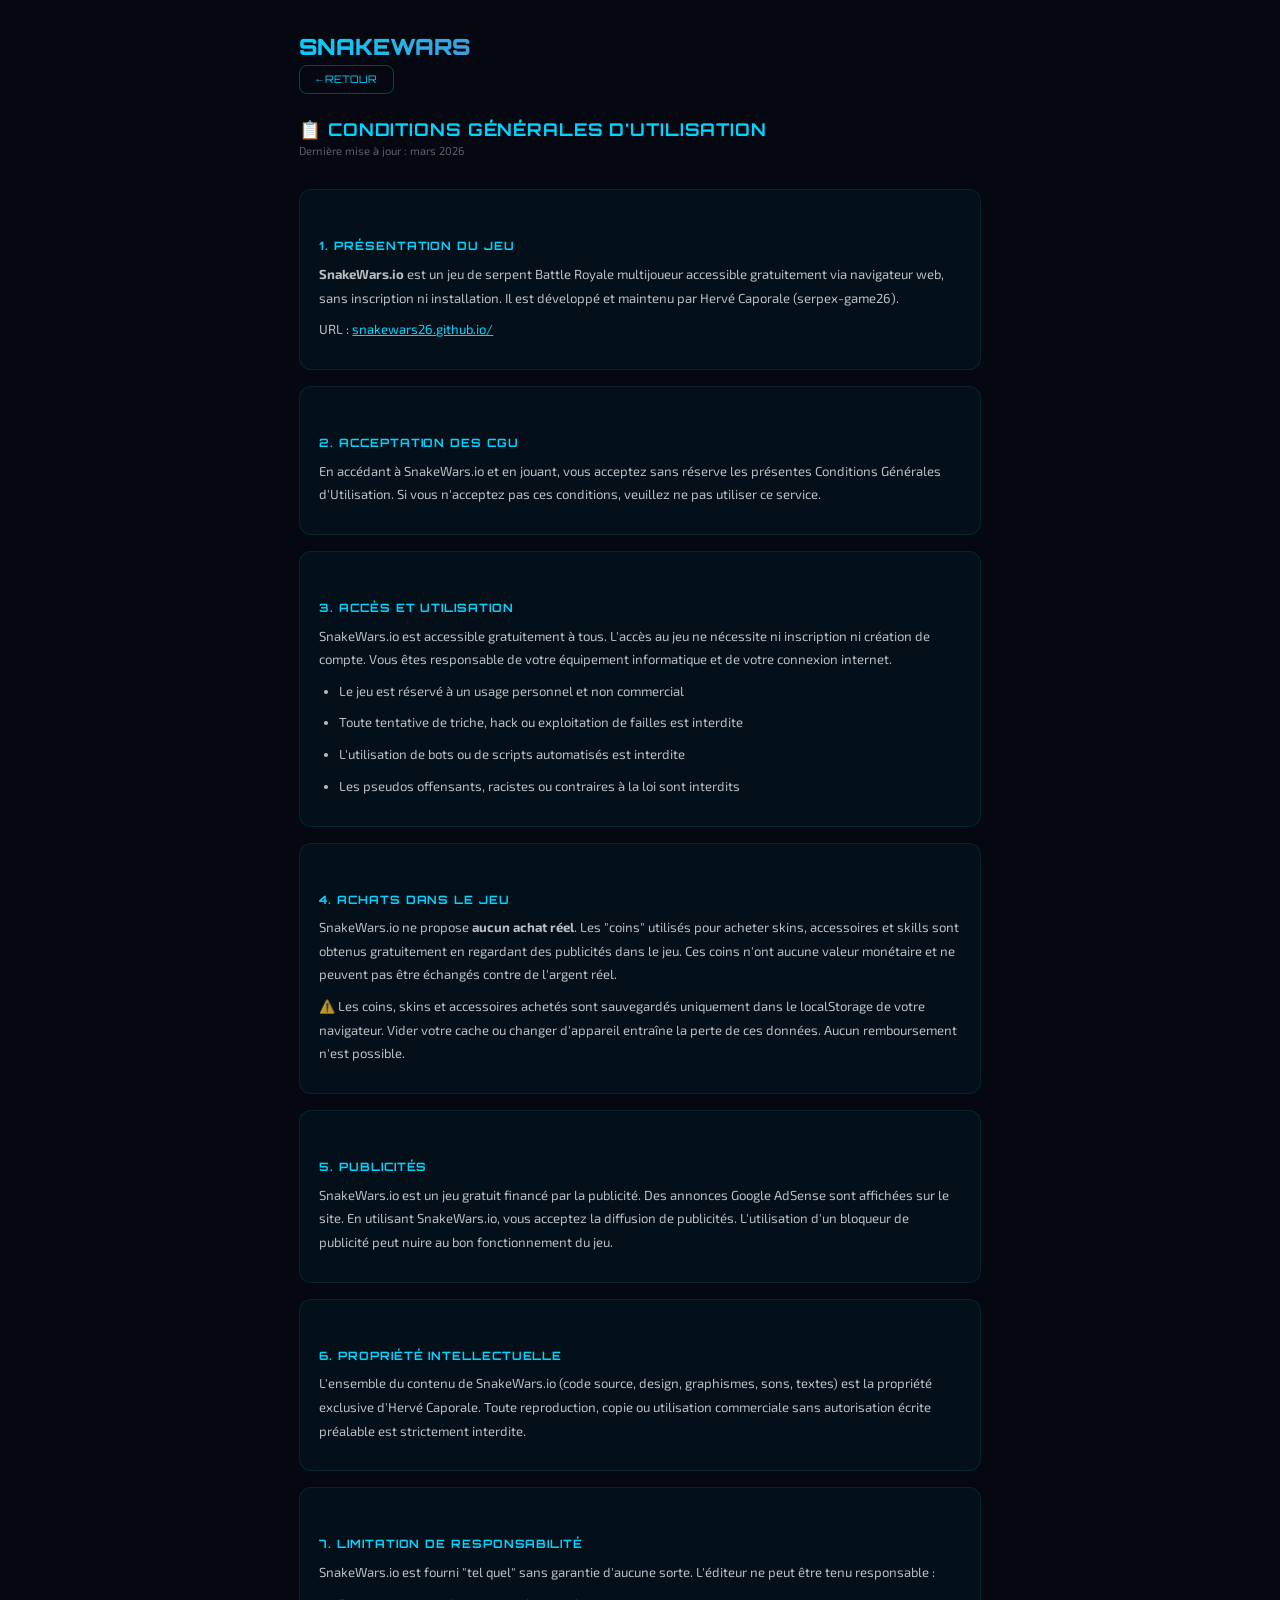
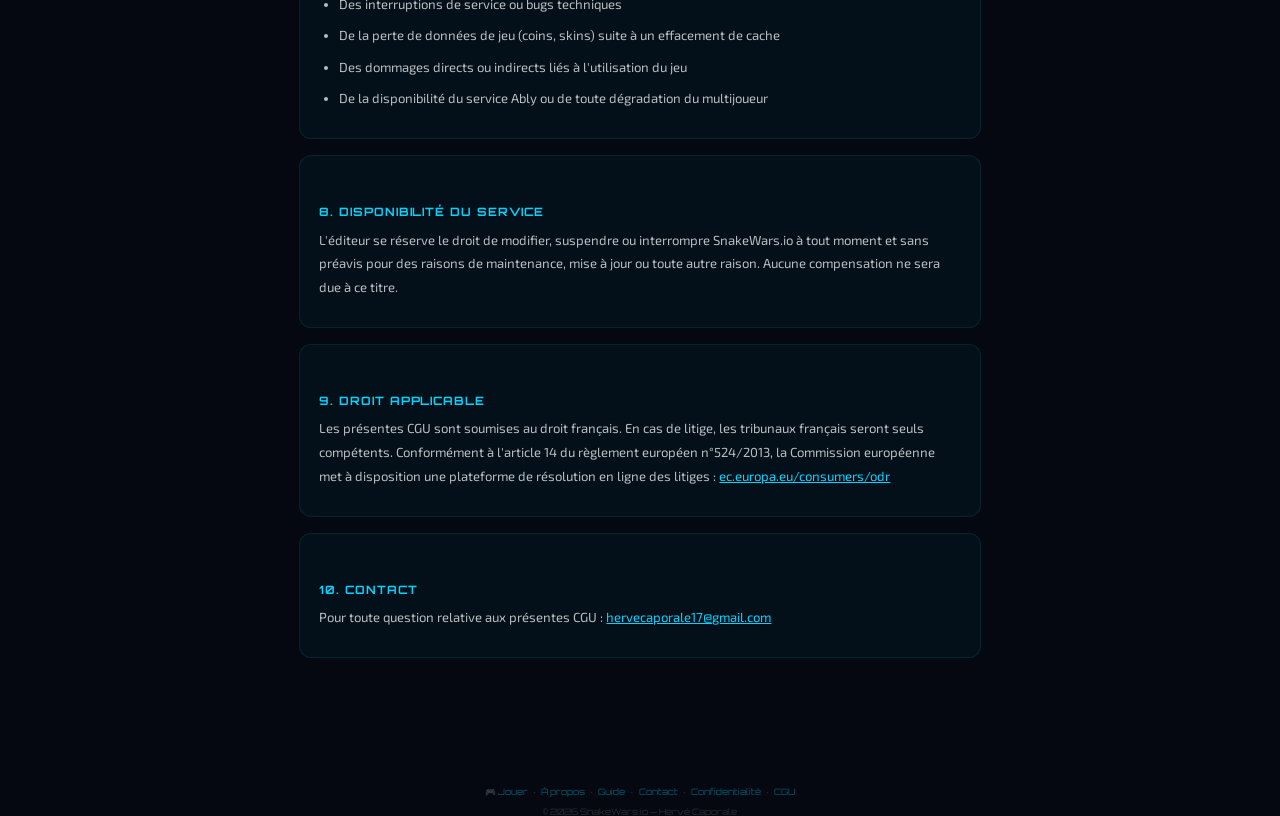
<file: terms.html>
<!DOCTYPE html>
<html lang="fr">
<head>
<meta charset="UTF-8">
<meta name="viewport" content="width=device-width, initial-scale=1.0">
<title>Conditions Générales d'Utilisation — SnakeWars.io</title>
<meta name="description" content="Conditions générales d'utilisation de SnakeWars.io — jeu de serpent Battle Royale gratuit.">
<meta name="robots" content="index, follow">
<link rel="canonical" href="https://snakewars26.github.io/terms.html">
<link rel="icon" type="image/png" href="favicon.png">
<link href="https://fonts.googleapis.com/css2?family=Orbitron:wght@700;900&family=Exo+2:wght@400;600&display=swap" rel="stylesheet">
<script>
  window.dataLayer = window.dataLayer || [];
  function gtag(){dataLayer.push(arguments);}
  gtag('consent', 'default', {
    ad_storage: 'denied', ad_user_data: 'denied',
    ad_personalization: 'denied', analytics_storage: 'denied',
    security_storage: 'granted', wait_for_update: 2000
  });
  gtag('set', 'ads_data_redaction', true);
  gtag('set', 'url_passthrough', true);
</script>
<script async src="https://www.googletagmanager.com/gtag/js?id=G-9Q04XKXKD2"></script>
<script>
  window.dataLayer = window.dataLayer || [];
  function gtag(){dataLayer.push(arguments);}
  gtag('js', new Date());
  gtag('config', 'G-9Q04XKXKD2', { anonymize_ip: true });
</script>
<meta name="google-adsense-account" content="ca-pub-5433648295830648">
<script async src="https://pagead2.googlesyndication.com/pagead/js/adsbygoogle.js?client=ca-pub-5433648295830648" crossorigin="anonymous"></script>
<style>
  * { margin:0; padding:0; box-sizing:border-box; }
  body { background:#050810; color:#fff; font-family:'Exo 2',sans-serif; min-height:100vh; }
  .page { max-width:720px; margin:0 auto; padding:2rem 1.2rem 4rem; }
  .logo { font-family:'Orbitron',monospace; font-size:1.4rem; font-weight:900;
    background:linear-gradient(135deg,#00d4ff,#ff006e); -webkit-background-clip:text;
    -webkit-text-fill-color:transparent; margin-bottom:0.3rem; }
  .back { display:inline-block; font-family:'Orbitron',monospace; font-size:0.65rem;
    color:#00d4ff; text-decoration:none; border:1px solid rgba(0,212,255,0.3);
    padding:0.4rem 1rem; border-radius:8px; margin-bottom:1.5rem; }
  .back:hover { background:rgba(0,212,255,0.08); }
  h1 { font-family:'Orbitron',monospace; font-size:1.1rem; color:#00d4ff;
    margin-bottom:0.3rem; letter-spacing:0.05em; }
  .updated { font-size:0.7rem; color:rgba(255,255,255,0.35); margin-bottom:2rem; }
  h2 { font-family:'Orbitron',monospace; font-size:0.72rem; color:#00d4ff;
    margin:1.8rem 0 0.6rem; letter-spacing:0.08em; text-transform:uppercase; }
  p, li { font-size:0.82rem; color:rgba(255,255,255,0.72); line-height:1.8; margin-bottom:0.5rem; }
  ul { padding-left:1.2rem; }
  a { color:#00d4ff; }
  .section { background:rgba(0,212,255,0.04); border:1px solid rgba(0,212,255,0.1);
    border-radius:12px; padding:1.2rem; margin-bottom:1rem; }
  footer { text-align:center; margin-top:3rem; font-size:0.55rem;
    color:rgba(255,255,255,0.15); font-family:'Orbitron',monospace; }
  footer a { color:rgba(0,212,255,0.4); text-decoration:none; }
  footer a:hover { color:#00d4ff; }
</style>
</head>
<body>
<div class="page">

  <div class="logo">SNAKEWARS</div>
  <a class="back" href="index.html">← RETOUR</a>

  <h1>📋 CONDITIONS GÉNÉRALES D'UTILISATION</h1>
  <div class="updated">Dernière mise à jour : mars 2026</div>

  <div class="section">
    <h2>1. Présentation du jeu</h2>
    <p><strong>SnakeWars.io</strong> est un jeu de serpent Battle Royale multijoueur accessible gratuitement via navigateur web, sans inscription ni installation. Il est développé et maintenu par Hervé Caporale (serpex-game26).</p>
    <p>URL : <a href="https://snakewars26.github.io/">snakewars26.github.io/</a></p>
  </div>

  <div class="section">
    <h2>2. Acceptation des CGU</h2>
    <p>En accédant à SnakeWars.io et en jouant, vous acceptez sans réserve les présentes Conditions Générales d'Utilisation. Si vous n'acceptez pas ces conditions, veuillez ne pas utiliser ce service.</p>
  </div>

  <div class="section">
    <h2>3. Accès et utilisation</h2>
    <p>SnakeWars.io est accessible gratuitement à tous. L'accès au jeu ne nécessite ni inscription ni création de compte. Vous êtes responsable de votre équipement informatique et de votre connexion internet.</p>
    <ul>
      <li>Le jeu est réservé à un usage personnel et non commercial</li>
      <li>Toute tentative de triche, hack ou exploitation de failles est interdite</li>
      <li>L'utilisation de bots ou de scripts automatisés est interdite</li>
      <li>Les pseudos offensants, racistes ou contraires à la loi sont interdits</li>
    </ul>
  </div>

  <div class="section">
    <h2>4. Achats dans le jeu</h2>
    <p>SnakeWars.io ne propose <strong>aucun achat réel</strong>. Les "coins" utilisés pour acheter skins, accessoires et skills sont obtenus gratuitement en regardant des publicités dans le jeu. Ces coins n'ont aucune valeur monétaire et ne peuvent pas être échangés contre de l'argent réel.</p>
    <p>⚠️ Les coins, skins et accessoires achetés sont sauvegardés uniquement dans le localStorage de votre navigateur. Vider votre cache ou changer d'appareil entraîne la perte de ces données. Aucun remboursement n'est possible.</p>
  </div>

  <div class="section">
    <h2>5. Publicités</h2>
    <p>SnakeWars.io est un jeu gratuit financé par la publicité. Des annonces Google AdSense sont affichées sur le site. En utilisant SnakeWars.io, vous acceptez la diffusion de publicités. L'utilisation d'un bloqueur de publicité peut nuire au bon fonctionnement du jeu.</p>
  </div>

  <div class="section">
    <h2>6. Propriété intellectuelle</h2>
    <p>L'ensemble du contenu de SnakeWars.io (code source, design, graphismes, sons, textes) est la propriété exclusive d'Hervé Caporale. Toute reproduction, copie ou utilisation commerciale sans autorisation écrite préalable est strictement interdite.</p>
  </div>

  <div class="section">
    <h2>7. Limitation de responsabilité</h2>
    <p>SnakeWars.io est fourni "tel quel" sans garantie d'aucune sorte. L'éditeur ne peut être tenu responsable :</p>
    <ul>
      <li>Des interruptions de service ou bugs techniques</li>
      <li>De la perte de données de jeu (coins, skins) suite à un effacement de cache</li>
      <li>Des dommages directs ou indirects liés à l'utilisation du jeu</li>
      <li>De la disponibilité du service Ably ou de toute dégradation du multijoueur</li>
    </ul>
  </div>

  <div class="section">
    <h2>8. Disponibilité du service</h2>
    <p>L'éditeur se réserve le droit de modifier, suspendre ou interrompre SnakeWars.io à tout moment et sans préavis pour des raisons de maintenance, mise à jour ou toute autre raison. Aucune compensation ne sera due à ce titre.</p>
  </div>

  <div class="section">
    <h2>9. Droit applicable</h2>
    <p>Les présentes CGU sont soumises au droit français. En cas de litige, les tribunaux français seront seuls compétents. Conformément à l'article 14 du règlement européen n°524/2013, la Commission européenne met à disposition une plateforme de résolution en ligne des litiges : <a href="https://ec.europa.eu/consumers/odr" target="_blank">ec.europa.eu/consumers/odr</a></p>
  </div>

  <div class="section">
    <h2>10. Contact</h2>
    <p>Pour toute question relative aux présentes CGU : <a href="mailto:hervecaporale17@gmail.com">hervecaporale17@gmail.com</a></p>
  </div>

</div>

<footer>
  <div style="margin-bottom:0.5rem;">
    <a href="index.html">🎮 Jouer</a> &nbsp;·&nbsp;
    <a href="about.html">À propos</a> &nbsp;·&nbsp;
    <a href="how-to-play.html">Guide</a> &nbsp;·&nbsp;
    <a href="contact.html">Contact</a> &nbsp;·&nbsp;
    <a href="privacy.html">Confidentialité</a> &nbsp;·&nbsp;
    <a href="terms.html">CGU</a>
  </div>
  <div>© 2026 SnakeWars.io — Hervé Caporale</div>
</footer>

</body>
</html>
</file>
<file: style.css>
*{margin:0;padding:0;box-sizing:border-box;-webkit-tap-highlight-color:transparent}
:root{--sab:env(safe-area-inset-bottom,0px)}
html,body{width:100%;height:100%;overflow:hidden;background:#050810;font-family:'Exo 2',sans-serif;color:#fff}
.screen{position:fixed;inset:0;display:none;flex-direction:column;align-items:center;z-index:10}
.screen.active{display:flex}

/* ── GRID BG ── */
.grid-bg{position:fixed;inset:0;pointer-events:none;z-index:0;
  background-image:linear-gradient(rgba(0,212,255,.04) 1px,transparent 1px),
    linear-gradient(90deg,rgba(0,212,255,.04) 1px,transparent 1px);
  background-size:55px 55px;animation:bgScroll 25s linear infinite}
@keyframes bgScroll{to{background-position:55px 55px}}

/* ── MENU ── */
#menuScreen{background:radial-gradient(ellipse at 50% 25%,#0d1f3c 0%,#050810 70%);
  overflow-y:auto;justify-content:flex-start;align-items:center;padding:0;
  display:flex;flex-direction:column;}
.m-header{position:relative;z-index:1;display:flex;flex-direction:column;
  align-items:center;width:100%;padding:1.2rem 1rem .8rem;
  background:rgba(5,8,20,.7);border-bottom:1px solid rgba(0,212,255,.12);}
.m-inner{position:relative;z-index:1;display:flex;flex-direction:column;
  align-items:center;width:min(360px,92vw);gap:.45rem;margin:0 auto;
  padding: 1rem 0 1rem;flex:1;}

.logo,h1.logo{font-family:'Orbitron',monospace;font-weight:900;font-size:clamp(2.2rem,9vw,3.2rem);
  letter-spacing:.1em;background:linear-gradient(135deg,#00f5ff 0%,#39ff14 40%,#ffd700 72%,#ff006e 100%);
  -webkit-background-clip:text;-webkit-text-fill-color:transparent;background-clip:text;
  filter:drop-shadow(0 0 18px rgba(0,245,255,.5));animation:lp 3s ease-in-out infinite}
@keyframes lp{0%,100%{filter:drop-shadow(0 0 18px rgba(0,245,255,.5))}50%{filter:drop-shadow(0 0 32px rgba(57,255,20,.7))}}
.logo-sub{font-family:'Orbitron',monospace;font-size:.5rem;letter-spacing:.32em;color:#ffd700;margin-bottom:.5rem}

/* Section labels */
.slbl{font-family:'Orbitron',monospace;font-size:.4rem;color:rgba(255,255,255,.22);letter-spacing:.26em;text-align:center;width:100%;margin-top:.2rem}

/* Grid buttons */
.g2{width:100%;display:grid;grid-template-columns:1fr 1fr;gap:.4rem}
.g3{width:100%;display:grid;grid-template-columns:1fr 1fr 1fr;gap:.38rem}

/* Menu buttons */
.mb{font-family:'Orbitron',monospace;font-size:.62rem;font-weight:700;padding:.6rem .2rem;
  border-radius:11px;cursor:pointer;letter-spacing:.04em;text-align:center;line-height:1.5;
  transition:transform .1s,box-shadow .18s;border:none}
.mb:active{transform:scale(.95)}

.mb-skins{background:linear-gradient(135deg,rgba(0,245,255,.1),rgba(191,0,255,.08));border:1px solid rgba(0,245,255,.35);color:#00f5ff}
.mb-acc{background:linear-gradient(135deg,rgba(255,215,0,.1),rgba(255,136,0,.07));border:1px solid rgba(255,215,0,.32);color:#ffd700}
.mb-build{background:linear-gradient(135deg,rgba(57,255,20,.1),rgba(0,255,136,.07));border:1px solid rgba(57,255,20,.32);color:#39ff14}

/* ── BUILD SCREEN ── */
#buildScreen{background:radial-gradient(ellipse at 50% 20%,#0d1f3c 0%,#050810 70%);overflow-y:auto;justify-content:flex-start;align-items:center;padding:0;z-index:9500!important;}
.build-inner{width:min(460px,97vw);padding:1rem 1rem 3rem;}
.build-title{font-family:'Orbitron',monospace;font-size:.9rem;font-weight:900;color:#39ff14;text-align:center;margin-bottom:.3rem;letter-spacing:.1em;}
.build-sub{font-size:.58rem;color:rgba(255,255,255,.35);text-align:center;letter-spacing:.15em;margin-bottom:1rem;}
.build-slots-row{display:flex;gap:.5rem;justify-content:center;margin-bottom:1rem;}
.build-slot{width:64px;height:64px;border-radius:12px;background:rgba(255,255,255,.04);border:2px dashed rgba(255,255,255,.15);display:flex;flex-direction:column;align-items:center;justify-content:center;font-size:1.4rem;cursor:pointer;transition:.15s;}
.build-slot.filled{border-style:solid;border-color:#39ff14;background:rgba(57,255,20,.08);}
.build-slot .bs-label{font-size:.35rem;color:rgba(255,255,255,.3);font-family:'Orbitron',monospace;margin-top:.15rem;}
.build-section-title{font-family:'Orbitron',monospace;font-size:.52rem;font-weight:700;letter-spacing:.15em;margin:.7rem 0 .4rem;padding-bottom:.25rem;border-bottom:1px solid rgba(255,255,255,.08);}
.build-grid{display:grid;grid-template-columns:1fr 1fr;gap:.5rem;}
.build-card{border-radius:12px;padding:.7rem;cursor:pointer;position:relative;transition:.15s;border:1px solid transparent;}
.build-card.free-card{background:rgba(57,255,20,.06);border-color:rgba(57,255,20,.2);}
.build-card.paid-card{background:rgba(0,212,255,.05);border-color:rgba(0,212,255,.15);}
.build-card.locked{opacity:.55;cursor:default;}
.build-card.selected{border-color:#39ff14!important;box-shadow:0 0 12px rgba(57,255,20,.3);}
.build-card .bc-icon{font-size:1.3rem;margin-bottom:.2rem;}
.build-card .bc-name{font-family:'Orbitron',monospace;font-size:.55rem;font-weight:700;color:#fff;margin-bottom:.15rem;}
.build-card .bc-desc{font-size:.5rem;color:rgba(255,255,255,.5);line-height:1.4;margin-bottom:.2rem;}
.build-card .bc-cd{font-size:.48rem;color:#00d4ff;}
.build-card .bc-price{font-size:.48rem;color:#ffd700;margin-top:.15rem;}
.build-card .bc-check{display:none;position:absolute;top:6px;right:8px;color:#39ff14;font-size:.7rem;}
.build-card.selected .bc-check{display:block;}

/* ── SKILL BUTTONS HUD ── */
.skill-btns-row{display:none;gap:.5rem;z-index:35;pointer-events:auto;align-items:center;}
.skill-btn{width:clamp(44px,10vw,56px);height:clamp(44px,10vw,56px);border-radius:10px;background:rgba(5,8,20,.82);border:1.5px solid rgba(255,255,255,.25);display:flex;flex-direction:column;align-items:center;justify-content:center;cursor:pointer;position:relative;touch-action:manipulation;}
.skill-btn .sk-icon{font-size:1.3rem;line-height:1;}
.skill-btn .sk-cd{position:absolute;inset:0;display:flex;align-items:center;justify-content:center;font-family:'Orbitron',monospace;font-size:.6rem;font-weight:900;color:#fff;background:rgba(0,0,0,.6);border-radius:10px;display:none;}
.skill-btn.on-cd .sk-cd{display:flex;}
.skill-btn.on-cd .sk-icon{opacity:.3;}

/* Info links */
.info-links{width:100%;display:flex;flex-wrap:wrap;justify-content:center;gap:.35rem;padding:.6rem 1rem;position:relative;z-index:20;background:rgba(5,8,20,.8);border-top:1px solid rgba(255,255,255,.07);}
.il{background:rgba(255,255,255,.05);border:1px solid rgba(255,255,255,.18);border-radius:8px;
  padding:.42rem .8rem;font-size:.5rem;color:rgba(255,255,255,.55);cursor:pointer;font-family:'Orbitron',monospace;
  position:relative;z-index:20;-webkit-tap-highlight-color:rgba(255,255,255,.1);}
.il:active{background:rgba(255,255,255,.12);color:#fff;}
.bug-btn{width:100%;font-family:'Orbitron',monospace;font-size:.43rem;padding:.32rem;border-radius:7px;
  cursor:pointer;border:1px solid rgba(255,60,60,.16);background:rgba(255,60,60,.04);color:rgba(255,100,100,.38)}

/* ── MENU PRINCIPAL (style screenshot) ── */
.pseudo-input-main{
  width:100%;padding:.85rem 1rem;
  background:rgba(0,245,255,.04);
  border:2px solid rgba(0,245,255,.28);
  border-radius:12px;font-family:'Orbitron',monospace;
  font-size:.85rem;color:#fff;outline:none;text-align:center;
  letter-spacing:.08em;transition:border-color .2s;margin-top:.4rem;
}
.pseudo-input-main:focus{border-color:#00f5ff;box-shadow:0 0 20px rgba(0,245,255,.18)}
.pseudo-input-main::placeholder{color:rgba(255,255,255,.22);font-size:.7rem}
.play-main-btn{
  width:100%;font-family:'Orbitron',monospace;font-size:.85rem;font-weight:900;
  padding:.85rem;border-radius:13px;cursor:pointer;border:none;
  background:linear-gradient(135deg,#39ff14,#00bb00);color:#000;
  box-shadow:0 0 28px rgba(57,255,20,.4);letter-spacing:.08em;
  transition:transform .1s,box-shadow .2s;
}
.play-main-btn:active{transform:scale(.96);box-shadow:0 0 45px rgba(57,255,20,.7)}


/* ── GAME ── */
#gameScreen{background:#000;z-index:20;position:fixed;inset:0}
#gc{position:absolute;inset:0;cursor:crosshair;display:block;touch-action:none;will-change:transform}

/* HUD */
.hud{position:absolute;inset:0;pointer-events:none;z-index:30;padding:clamp(5px,1.8vw,10px)}
.hud-tl,.hud-tr{display:flex;gap:.35rem;align-items:flex-start}
.hud-tl{float:left}.hud-tr{float:right}
.hbox{background:rgba(5,8,20,.78);border:1px solid rgba(0,212,255,.18);
  border-radius:9px;padding:.32rem .5rem;backdrop-filter:blur(6px);text-align:center;pointer-events:all}
.hv{font-family:'Orbitron',monospace;font-size:clamp(.68rem,2.5vw,1rem);font-weight:700;color:#fff}
.hl{font-size:clamp(.36rem,1.3vw,.46rem);color:rgba(255,255,255,.32);letter-spacing:.07em}
.gold{color:#ffd700}
.energy-fill{height:100%;background:linear-gradient(90deg,#39ff14,#00aa00);border-radius:2px;transition:width .1s}
.quit-btn{font-family:'Orbitron',monospace;font-size:.43rem;padding:.28rem .5rem;border-radius:6px;
  cursor:pointer;pointer-events:all;border:1px solid rgba(255,80,80,.28);background:rgba(255,50,50,.07);color:rgba(255,100,100,.65)}
#notif{position:absolute;top:clamp(46px,9vw,64px);left:50%;transform:translateX(-50%);
  z-index:50;pointer-events:none;white-space:nowrap;font-family:'Orbitron',monospace;
  font-size:clamp(.48rem,1.9vw,.68rem);background:rgba(5,8,20,.92);
  border:1px solid rgba(0,245,255,.26);border-radius:7px;padding:.32rem .85rem;
  color:#00f5ff;opacity:0;transition:opacity .3s}
#killFeed{position:absolute;top:clamp(46px,9vw,64px);right:clamp(5px,1.8vw,10px);
  display:flex;flex-direction:column;gap:3px;z-index:35;pointer-events:none;max-width:185px}
.kfe,.kill-msg{background:rgba(5,8,20,.82);border-left:2px solid #ff006e;border-radius:4px;
  padding:2px 7px;font-family:'Rajdhani',sans-serif;font-size:clamp(.46rem,1.7vw,.6rem);
  color:rgba(255,255,255,.68);animation:kfIn .25s ease}
@keyframes kfIn{from{opacity:0;transform:translateX(15px)}to{opacity:1;transform:translateX(0)}}
#lb{position:absolute;top:clamp(46px,9vw,64px);left:clamp(5px,1.8vw,10px);
  background:rgba(5,8,20,.76);border:1px solid rgba(0,212,255,.17);border-radius:9px;
  padding:.36rem .55rem;z-index:35;min-width:108px;pointer-events:none}
.lb-t{font-family:'Orbitron',monospace;font-size:.4rem;color:rgba(255,255,255,.26);letter-spacing:.12em;margin-bottom:.22rem}
.lb-e{font-size:clamp(.46rem,1.7vw,.58rem);color:rgba(255,255,255,.6);padding:1px 0}
.lb-e.me{color:#39ff14;font-weight:700}
#lbExtra{display:none}#lbExtra.open{display:block!important}
#lb{pointer-events:auto}/* #1 FIX: toggle cliquable */
#minimap{position:absolute;bottom:clamp(168px,22vw,180px);right:clamp(5px,1.8vw,10px);
  border-radius:9px;border:1px solid rgba(0,212,255,.2);overflow:hidden;z-index:35;background:rgba(5,8,20,.8)}
#brHUD{display:none;position:absolute;top:50%;left:50%;transform:translate(-50%,-50%);
  pointer-events:none;z-index:36;text-align:center}
.br-info{font-family:'Orbitron',monospace;font-size:clamp(.46rem,1.8vw,.62rem);color:rgba(255,110,110,.88);
  letter-spacing:.07em;background:rgba(255,0,0,.07);border:1px solid rgba(255,0,0,.2);
  border-radius:7px;padding:.26rem .65rem;margin-bottom:.22rem}
#brCount{font-family:'Orbitron',monospace;font-size:clamp(.62rem,2.4vw,.92rem);color:#fff}

/* ── DEATH ── */
#deathScreen{background:radial-gradient(ellipse at 50% 40%,rgba(255,0,60,.08),transparent 70%),
  linear-gradient(180deg,#05050f,#0a0a1a);justify-content:center;align-items:center;gap:.75rem;padding:1.5rem;text-align:center}
.dt{font-family:'Orbitron',monospace;font-size:clamp(1.8rem,8vw,3rem);font-weight:900;color:#ff006e;text-shadow:0 0 28px rgba(255,0,110,.5)}
.dsub{font-size:.62rem;color:rgba(255,255,255,.32);letter-spacing:.18em}
.dstats{display:flex;gap:1.4rem;justify-content:center}
.dbox .v{font-family:'Orbitron',monospace;font-size:1.3rem;font-weight:700;color:#fff}
.dbox .l{font-size:.46rem;color:rgba(255,255,255,.32);letter-spacing:.08em;margin-top:.18rem}
.dbtns{display:flex;flex-direction:column;gap:.45rem;width:min(265px,76vw)}
.dbtn{font-family:'Orbitron',monospace;font-size:.6rem;font-weight:700;padding:.65rem;
  border-radius:10px;cursor:pointer;letter-spacing:.04em}
.dbtn-green{background:linear-gradient(135deg,#39ff14,#00aa00);color:#000;border:none}
.dbtn-gold{background:rgba(255,215,0,.07);border:1px solid rgba(255,215,0,.25);color:#ffd700}
.dbtn-ghost{background:rgba(255,255,255,.04);border:1px solid rgba(255,255,255,.13);color:rgba(255,255,255,.42)}

/* ── SHOP / SKINS ── */
.overlay-screen{background:linear-gradient(180deg,#05050f,#0a0a1a);
  overflow-y:auto;justify-content:flex-start;align-items:center;padding:1rem 1rem 2rem;
  z-index:9500!important;}
.ov-header{width:min(400px,96vw);display:flex;align-items:center;justify-content:space-between;margin-bottom:.8rem;flex-shrink:0}
.ov-title{font-family:'Orbitron',monospace;font-size:.95rem;font-weight:700;color:#fff}
.ov-coins{font-family:'Orbitron',monospace;font-size:.72rem;color:#ffd700}
.skins-grid{width:min(400px,96vw);display:grid;grid-template-columns:1fr 1fr;gap:.55rem}
.skin-card{background:rgba(10,18,40,.8);border-radius:12px;border:1px solid rgba(0,212,255,.14);
  padding:.7rem;display:flex;flex-direction:column;align-items:center;gap:.35rem;cursor:pointer;
  transition:border-color .2s,box-shadow .2s}
.skin-card.equipped{border-color:#39ff14;box-shadow:0 0 14px rgba(57,255,20,.2)}
.skin-card.owned{border-color:rgba(0,245,255,.28)}
.skin-cvs{border-radius:50%;display:block}
.skin-name{font-family:'Orbitron',monospace;font-size:.55rem;color:#fff;font-weight:700;text-align:center}
.skin-price{font-size:.55rem;color:#ffd700}
.skin-btn{font-family:'Orbitron',monospace;font-size:.5rem;padding:.26rem .7rem;
  border-radius:6px;cursor:pointer;font-weight:700;border:1px solid}
.ov-close{font-family:'Orbitron',monospace;font-size:.52rem;padding:.42rem 1.3rem;border-radius:8px;
  cursor:pointer;margin-top:.8rem;border:1px solid rgba(255,255,255,.18);background:rgba(255,255,255,.04);color:rgba(255,255,255,.45)}

/* ACCESSORIES */
.acc-grid{width:min(400px,96vw);display:grid;grid-template-columns:1fr 1fr 1fr;gap:.45rem}
.acc-card{background:rgba(10,18,40,.8);border-radius:10px;border:1px solid rgba(255,255,255,.1);
  padding:.55rem .35rem;display:flex;flex-direction:column;align-items:center;gap:.28rem;cursor:pointer;
  transition:border-color .2s}
.acc-card.owned{border-color:rgba(0,245,255,.28)}
.acc-card.equipped{border-color:#ffd700;box-shadow:0 0 10px rgba(255,215,0,.18)}
.acc-emoji{font-size:1.3rem}
.acc-name{font-family:'Orbitron',monospace;font-size:.42rem;color:#fff;text-align:center;font-weight:700}
.acc-type{font-size:.38rem;color:rgba(255,255,255,.3);text-align:center;letter-spacing:.05em}
.acc-cost{font-size:.45rem;color:#ffd700}
.acc-btn{font-family:'Orbitron',monospace;font-size:.42rem;padding:.22rem .55rem;border-radius:5px;cursor:pointer;font-weight:700;border:1px solid}

/* ── COUNTDOWN ── */
#cd{position:fixed;inset:0;z-index:200;display:none;align-items:center;justify-content:center;
  background:rgba(0,0,0,.55);backdrop-filter:blur(4px)}
#cd.on{display:flex}
.cdn{font-family:'Orbitron',monospace;font-size:clamp(5rem,20vw,10rem);font-weight:900;color:#fff;
  text-shadow:0 0 55px rgba(57,255,20,.8);animation:cdPop .45s ease}
@keyframes cdPop{from{transform:scale(1.9);opacity:0}to{transform:scale(1);opacity:1}}

/* ── BONUS BADGES ── */
.bonus-badge{font-family:'Orbitron',monospace;font-size:.5rem;padding:.2rem .5rem;
  border-radius:5px;border:1px solid;background:rgba(0,0,0,.5);margin:0 2px;white-space:nowrap}

#brChronoHUD.active{display:block !important}

/* ── LEGAL ── */
.legal-sc{background:linear-gradient(180deg,#05050f,#0a0a1a);
  overflow-y:auto;justify-content:flex-start;align-items:center;padding:1.4rem 1rem}
.leg-w{max-width:480px;width:100%}
.leg-t{font-family:'Orbitron',monospace;font-size:.9rem;color:#00f5ff;font-weight:700;margin-bottom:.9rem}
.leg-b{font-size:.66rem;color:rgba(255,255,255,.56);line-height:1.85}
.leg-b h3{color:#fff;font-family:'Orbitron',monospace;font-size:.58rem;margin:.9rem 0 .38rem;letter-spacing:.08em}
.leg-b a{color:#00f5ff}
.leg-back{font-family:'Orbitron',monospace;font-size:.5rem;padding:.42rem 1.3rem;border-radius:7px;
  cursor:pointer;margin-top:1.3rem;border:1px solid rgba(0,245,255,.26);background:rgba(0,245,255,.05);color:#00f5ff}

/* ── COOKIE ── */
#ck{display:none;position:fixed;bottom:0;left:0;right:0;z-index:99999;
  background:linear-gradient(180deg,rgba(5,5,25,.97),rgba(8,3,20,.99));
  border-top:2px solid rgba(0,245,255,.36);padding:.85rem 1rem 1.1rem;
  backdrop-filter:blur(18px);box-shadow:0 -8px 34px rgba(0,245,255,.08)}
.ck-in{max-width:480px;margin:0 auto;display:flex;flex-direction:column;gap:.65rem}
.ck-row{display:flex;align-items:center;gap:.5rem}
.ck-ico{width:32px;height:32px;border-radius:8px;background:linear-gradient(135deg,rgba(0,245,255,.18),rgba(0,100,255,.12));
  border:1px solid rgba(0,245,255,.28);display:flex;align-items:center;justify-content:center;font-size:.95rem;flex-shrink:0}
.ck-ti{font-family:'Orbitron',monospace;font-size:.6rem;color:#00f5ff;font-weight:700;letter-spacing:.08em;margin-bottom:.1rem}
.ck-tx{font-size:.58rem;color:rgba(255,255,255,.56);line-height:1.45}
.ck-btns{display:grid;grid-template-columns:1fr 1fr;gap:.42rem}
.ck-no{padding:.58rem;background:rgba(255,255,255,.04);border:1px solid rgba(255,255,255,.12);border-radius:9px;color:rgba(255,255,255,.42);font-size:.54rem;cursor:pointer;font-family:'Orbitron',monospace}
.ck-yes{padding:.58rem;background:linear-gradient(135deg,#00f5ff,#0055ff);border:none;border-radius:9px;color:#000;font-size:.6rem;font-weight:900;cursor:pointer;font-family:'Orbitron',monospace;box-shadow:0 0 16px rgba(0,245,255,.28)}

/* ── SCORE POPUP ── */
.score-popup{
  position:absolute;pointer-events:none;z-index:60;
  font-family:'Orbitron',monospace;font-weight:700;
  text-shadow:0 0 8px currentColor;
  animation:scorePopAnim .9s ease-out forwards;
}
@keyframes scorePopAnim{
  0%{opacity:1;transform:translateY(0) scale(1)}
  60%{opacity:.8;transform:translateY(-28px) scale(1.1)}
  100%{opacity:0;transform:translateY(-55px) scale(.8)}
}

/* ── AD REWARD NOTIF ── */
#adRewardNotif{transition:opacity .4s ease}


/* Barre de contrôles mobile */
.controls-area{
  position:absolute;bottom:0;left:0;right:0;
  height:160px;pointer-events:all;
  display:none; /* activé via JS sur mobile uniquement */
  align-items:center;justify-content:flex-start;gap:.8rem;
  padding:0 1rem;
  background:linear-gradient(to top,rgba(5,5,15,.97) 60%,transparent);
  padding-bottom:max(env(safe-area-inset-bottom,0px),14px);
  z-index:40;
}
/* Séparateur vertical entre skills et boost */
.ctrl-sep{width:1px;height:70px;background:rgba(255,255,255,.1);margin:0 .2rem;}
/* Classes SEO sections menu */
.menu-seo{width:min(360px,92vw);margin:0 auto;padding:1rem 0 2rem;}
.menu-seo .feat-grid{display:grid;grid-template-columns:1fr 1fr;gap:.6rem;margin-bottom:.8rem;}
.menu-seo .feat{background:rgba(0,212,255,.05);border:1px solid rgba(0,212,255,.12);border-radius:12px;padding:.9rem;text-align:center;}
.menu-seo .feat-icon{font-size:1.4rem;margin-bottom:.3rem;}
.menu-seo .feat-title{font-family:'Orbitron',monospace;font-size:.5rem;color:#00d4ff;font-weight:700;letter-spacing:.08em;margin-bottom:.25rem;}
.menu-seo .feat-desc{font-size:.6rem;color:rgba(255,255,255,.55);line-height:1.5;}
.menu-seo .seo-blk{border-radius:12px;padding:1rem;margin-bottom:.7rem;}
.menu-seo .seo-blk h2{font-family:'Orbitron',monospace;font-size:.6rem;font-weight:700;letter-spacing:.08em;margin-bottom:.6rem;}
.menu-seo .seo-blk p{font-size:.68rem;color:rgba(255,255,255,.58);line-height:1.85;}
.menu-seo .seo-blk p strong{color:#fff;}
/* Hint PC (affiché 5s au lancement) */
#pcBoostHint{
  position:absolute;bottom:20px;left:50%;transform:translateX(-50%);
  background:rgba(0,0,0,.65);border:1px solid rgba(0,245,255,.25);border-radius:10px;
  padding:.45rem 1rem;font-family:'Orbitron',monospace;font-size:.5rem;
  color:rgba(255,255,255,.55);letter-spacing:.06em;white-space:nowrap;
  pointer-events:none;z-index:40;display:none;
}

/* Boost button SERPEX style */
.boost-btn{
  width:80px;height:80px;border-radius:50%;
  background:linear-gradient(135deg,#ff006e,#8b0000);
  border:3px solid #ff006e;
  box-shadow:0 0 20px rgba(255,0,110,.5);
  font-family:'Orbitron',monospace;font-size:.58rem;font-weight:700;
  color:#fff;letter-spacing:.1em;cursor:pointer;
  text-align:center;display:flex;flex-direction:column;
  align-items:center;justify-content:center;
  user-select:none;-webkit-user-select:none;
  touch-action:manipulation;
  transition:transform .1s,box-shadow .1s;
}
.boost-btn:active,.boost-btn.active{
  transform:scale(.92);
  box-shadow:0 0 35px rgba(255,0,110,.85);
  background:linear-gradient(135deg,#ff3388,#cc0044);
}
</file>
